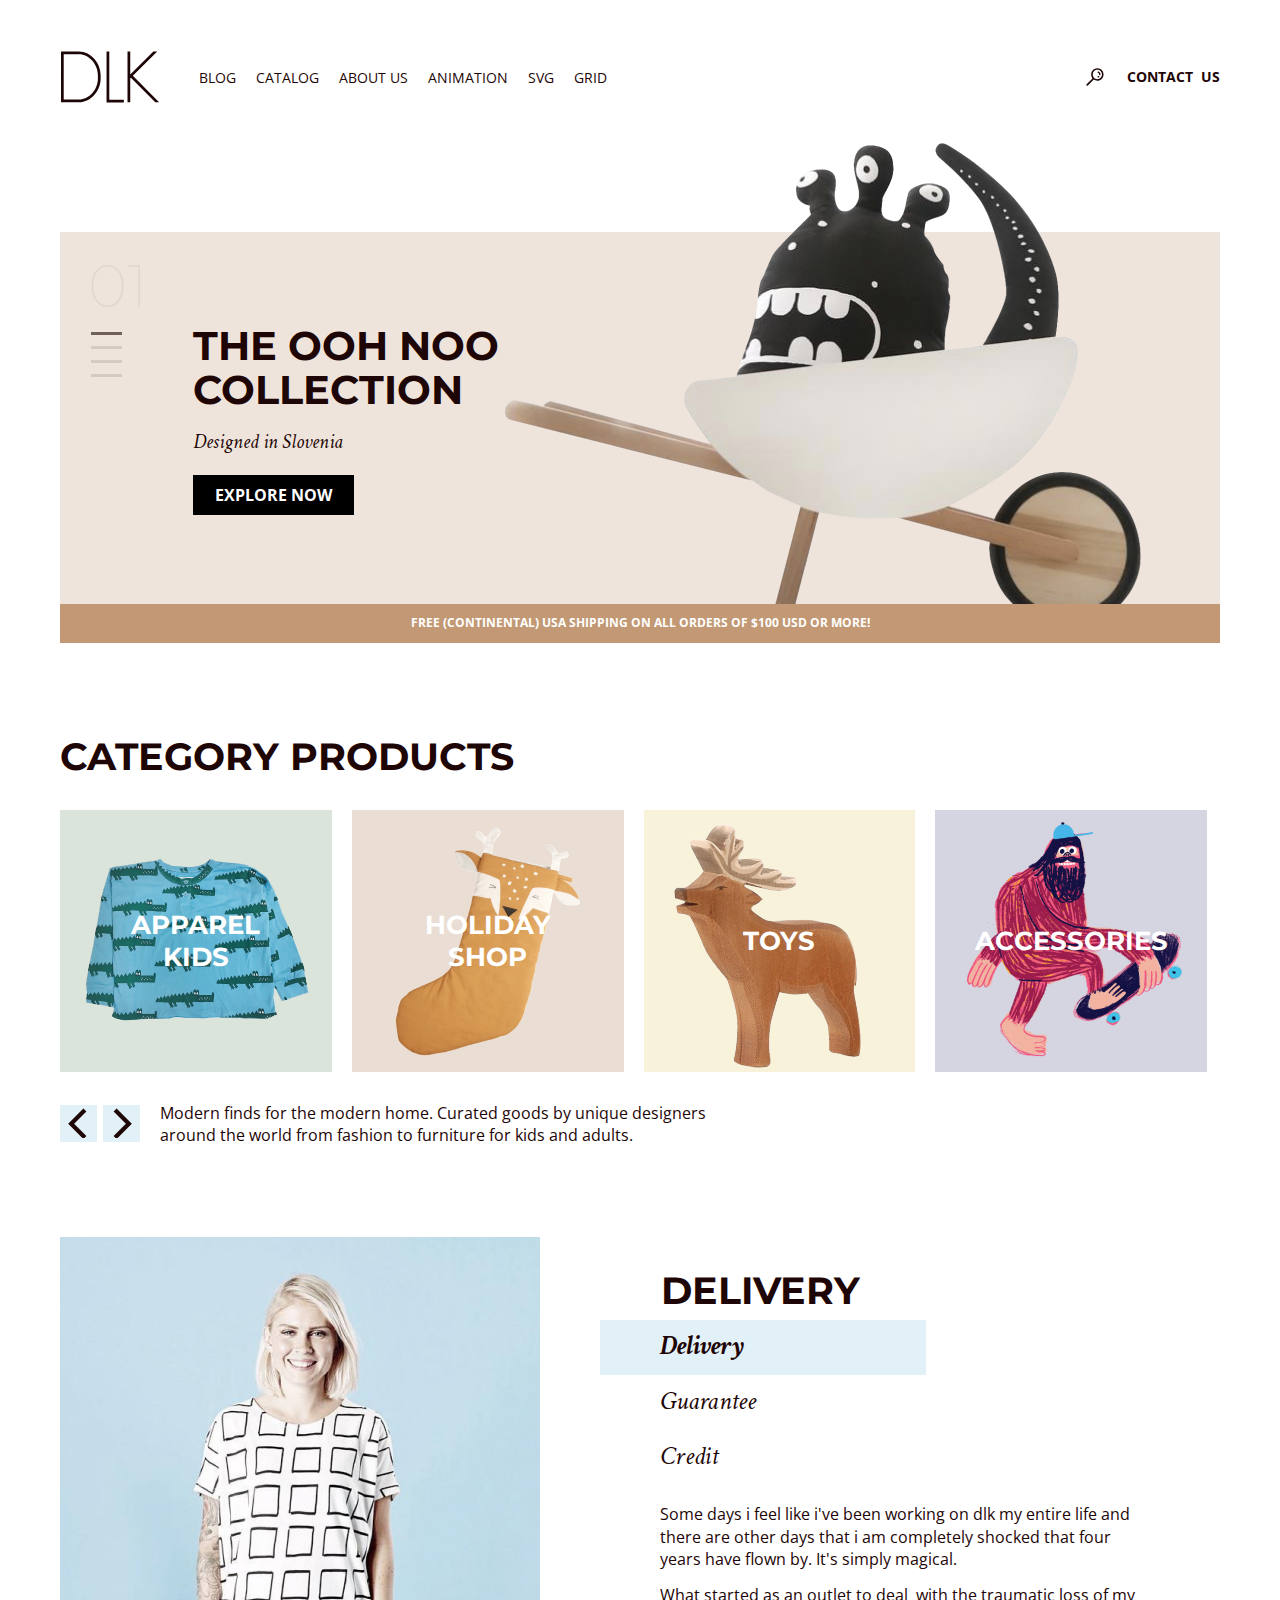
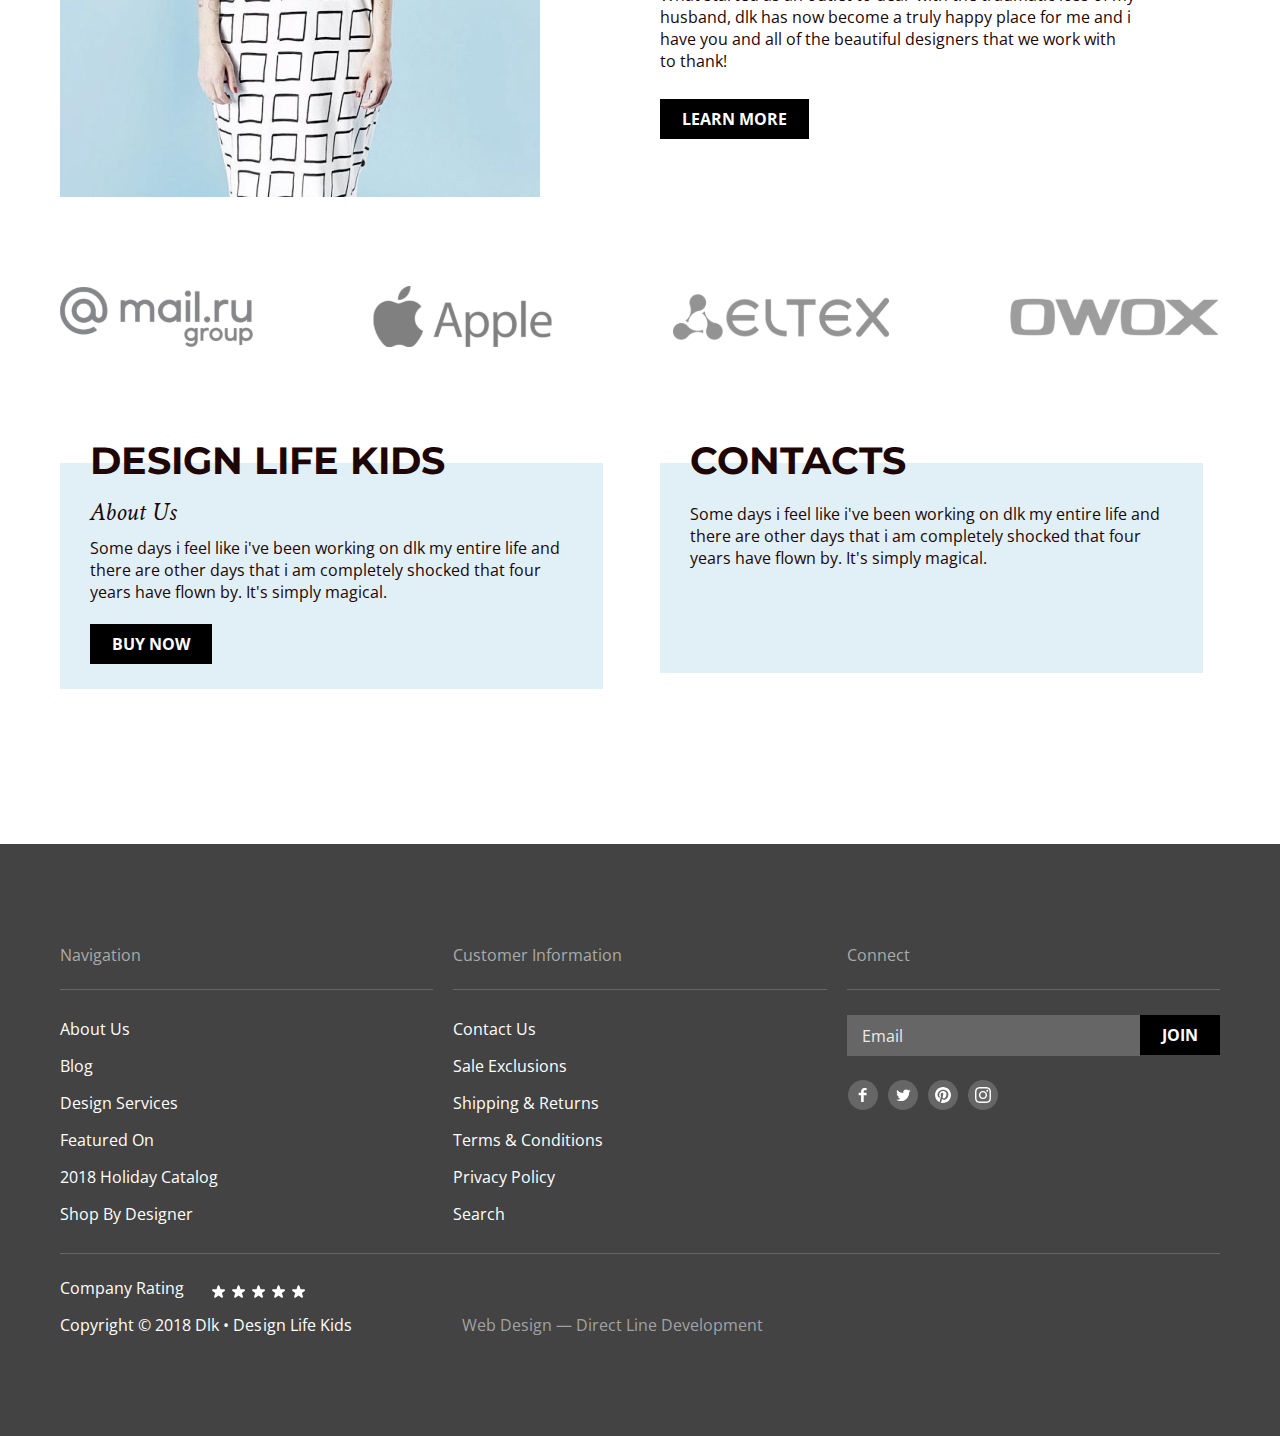
<file: index.html>
<!doctype html>
<html lang="en" class="no-js">
  <head>
    <meta charset="utf-8">
    <meta name="viewport" content="width=device-width">
    <meta name="google" content="notranslate">
    <meta name="format-detection" content="telephone=no">

    <title>DLK - the best online toy store for children and their parents in Russia</title>
    <meta name="description" content="On our website we can buy everything you need for a fun child's game and everything to decorate the nursery. A large assortment. Payment upon receipt. Fast delivery by courier in all regions of the country.">
    <meta name="keywords" content="Online toy store, fast delivery by courier, toy production">

    <script>
      var docElement = document.documentElement;
      docElement.className = docElement.className.replace(/\bno-js\b/, '') + ' js';
    </script>

    

    <link rel="stylesheet" href="css/style.min.css?v=1671805417892">
  </head>
  <body>
    <div class="wrapper">
      <header class="header">
	<div class="container container-header">
			<div class="left-block">
				<div class="logo">
					<a href="./index.html">
						<img class="logo__img" src="./img/image/LOGO.svg" width="100" height="52" alt="logo">
					</a>
				</div>
				<div class="i">
					<button class="button-menu" type="button">Menu</button>
					<button class="button-menu-close" type="button" id="contain">&times;</button>
				</div>
			</div>
			<nav class="nav">
				<ul class="list-header">
					<li class="list-header__item"><a href="./blog.html" class="list-header__link">blog</a></li>
					<li class="list-header__item"><a href="./catalog.html" class="list-header__link">catalog</a></li>
					<li class="list-header__item"><a href="#" class="list-header__link">about us</a></li>
					<li class="list-header__item"><a href="./animation.html" class="list-header__link">animation</a></li>
					<li class="list-header__item"><a href="./svg.html" class="list-header__link">svg</a></li>
					<li class="list-header__item"><a href="./grid.html" class="list-header__link">grid</a></li>
				</ul>
			</nav>
		<div class="list-right">
			<div class="list-right__search">
				<img class="list-right__icon" src="./img/icon/search.svg" width="24" height="24" alt="search-image">
			</div>
			<a href="./contact-us.html" class="list-right__link">contact us</a>
		</div>
	</div>
</header>
<section class="section-menu">
	<h2 class="visuallyhidden">menu mobile</h2>
	<div class="container container-menu">
		<ul class="menu-mobile">
			<li class="menu-mobile__item"><a href="./blog.html" class="menu-mobile__link">blog</a></li>
			<li class="menu-mobile__item"><a href="./catalog.html" class="menu-mobile__link">catalog</a></li>
			<li class="menu-mobile__item"><a href="#" class="menu-mobile__link">about us</a></li>
			<li class="menu-mobile__item"><a href="./animation.html" class="menu-mobile__link">animation</a></li>
			<li class="menu-mobile__item"><a href="./svg.html" class="menu-mobile__link">svg</a></li>
			<li class="menu-mobile__item"><a href="./grid.html" class="menu-mobile__link">grid</a></li>
			<li><a href="./contact-us.html" class="menu-mobile__contact">contact us</a></li>
		</ul>
	</div>
</section>

<script src="js/header.js" defer="defer"></script>



      
      <main class="content">
        <section class="section section-banner">
          <div class="container container-banner">
            <ul class="list-banner" id="banner">
              <li class="list-banner__item list-banner__item-one">
                <form id="control" class="control">
                  <p class="control__number" id="numberjs">01</p>
                  <div class="control__btn">
                    <input class="control__radio" id="radio-1" type="radio" name="changes" data-value="brown" value="1" checked="checked">
                    <label class="control__label" for="radio-1"></label>
                  </div>
                  <div class="control__btn">
                    <input class="control__radio" id="radio-2" type="radio" name="changes" data-value="pink" value="2">
                    <label class="control__label" for="radio-2"></label>
                  </div>
                  <div class="control__btn">
                    <input class="control__radio" id="radio-3" type="radio" name="changes" data-value="green" value="3">
                    <label class="control__label" for="radio-3"></label>
                  </div>
                  <div class="control__btn">
                    <input class="control__radio" id="radio-4" type="radio" name="changes" data-value="red" value="4">
                    <label class="control__label" for="radio-4"></label>
                  </div>
                </form>
              </li>
              <li class="list-banner__item list-banner__item-two">
                <div class="column">
                  <h1 class="column__title" id="title">The ooh noo collection</h1>
                  <p class="column__italic">Designed in Slovenia</p>
                  <button type="button" name="Explore-now" class="button column__button">Explore now</button>

                </div>
              </li>
              <li class="list-banner__item">
                <div class="banner-image">
                    <img class="banner-image__image" src="./img/image/monstr636x461.png" width="636" height="461" alt="a pillow in the form of a monster in a cart">
                </div>
              </li>
            </ul>
          </div>
          <div class="container bottom-text">
            <p class="bottom-text__content">Free (continental) USA shipping on all orders of $100 USD or more!</p>
          </div>
        </section>
        <section class="section section-category">
          <div class="container container-category">
            <h2 class="section-category__title">Category Products</h2>
            <ul class="category">
              <li class="category__cards category__cards-apparel category__cards-apparel-mod category__cards-apparel-size">
	<img class="category__cards-img" src="./img/image/apparel-kids.png" width="244" height="177" alt="APPAREL KIDS">
	<a href="./toys.html" class="category__cards-link category__cards-apparel-link">APPAREL KIDS</a>
</li>


              <li class="category__cards category__cards-holiday category__cards-holiday-mod category__cards-holiday-size">
	<img class="category__cards-img" src="./img/image/holiday-shop.png" width="208" height="244" alt="HOLIDAY SHOP">
	<a href="./toys.html" class="category__cards-link category__cards-holiday-link">HOLIDAY SHOP</a>
</li>


              <li class="category__cards category__cards-toys category__cards-toys-mod category__cards-toys-size">
	<img class="category__cards-img" src="./img/image/toys.png" width="270" height="270" alt="TOYS">
	<a href="./toys.html" class="category__cards-link category__cards-toys-link">TOYS</a>
</li>


              <li class="category__cards category__cards-accessories category__cards-accessories-mod category__cards-accessories-size">
	<img class="category__cards-img" src="./img/image/accessories.png" width="240" height="250" alt="ACCESSORIES">
	<a href="./toys.html" class="category__cards-link category__cards-acc">ACCESSORIES</a>
</li>


              <li class="category__cards category__cards-sale category__cards-sale-mod category__cards-sale-size">
	<img class="category__cards-img" src="./img/image/sale.png" width="248" height="248" alt="SALE">
	<a href="../toys.html" class="category__cards-link category__cards-sale-link">SALE</a>
</li>


							<li class="category__cards category__cards-adults category__cards-adults-mod category__cards-adults-size">
	<img class="category__cards-img" src="./img/image/apparel-adults.png" width="271" height="204" alt="APPAREL ADULTS">
	<a href="./toys.html" class="category__cards-link category__cards-adults-link">APPAREL ADULTS</a>
</li>


              
            </ul>
            <div class="switch">
              <div class="switch__left">
                <button type="button" class="switch__left-arrow"></button>
              </div>
              <div class="switch__right">
                <button type="button" class="switch__right-arrow"></button>
              </div>
              <p class="switch__text">Modern finds for the modern home. Curated goods by unique designers around the world from fashion to furniture for kids and adults.</p>
            </div>
          </div>
        </section>
        <section class="section section-delivery">
          <div class="container container-delivery">
            <div class="section-delivery__image">
              
              <picture>
                <source srcset="./img/image/woman480x559.jpg" type="image/jpg" width="480" height="560" media="(min-width:769px)">
                <source srcset="./img/image/woman258x512.jpg" type="image/jpg" width="258" height="512" media="(min-width:450px)">
                <source srcset="./img/image/woman335x357.jpg" type="image/jpg" width="335" height="357" media="(min-width:375px)">
                <source srcset="./img/image/woman335x357.jpg" type="image/jpg" width="335" height="357" media="(min-width:0px)">
                <img class="section-delivery__image-image" src="./img/image/woman480x559.jpg" width="480" height="560" alt="woman">
              </picture>
            </div>
            <div class="delivery">
              <h2 class="delivery__title">Delivery</h2>
              <div class="delivery__inscription">
                <p class="delivery__inscription-title">Delivery</p>
              </div>
                <p class="delivery__inscription-guarantee">Guarantee</p>
                <p class="delivery__inscription-credit">Credit</p>
                <p class="delivery__inscription-text text-some-days">Some days i feel like i've been working on dlk my entire life and there are other days that i am completely shocked that four years have flown by. It's simply magical.</p>
                <p class="delivery__inscription-text text-what-started">What started as an outlet to deal &nbsp;with the traumatic loss of my husband, dlk has now become a truly happy place for me and i have you and all of the beautiful designers that we work with &nbsp; to thank!</p>
                <a href="../FIRST-SITE/pages/toy-for-kids.html" class="button button-learn-more">Learn more</a>
            </div>
          </div>
        </section>
        <section class="section section-work-with">
          <h2 class="visuallyhidden">work with</h2>
          <h2 class="visuallyhidden">work with</h2>
          <div class="container container-work-with">
            <ul class="list-img">
              <li class="list-img__item list-img__item-mail">
                <a href="./Bootstrap.html">
                  
                  <picture>
                    <source srcset="./img/image/mail-group193x60.svg" type="image/png" width="193" height="60" media="(min-width:965px)">
                    <source srcset="./img/image/mail-group106x33.svg" type="image/png" media="(min-width:376px)">
                    
                    <img src="./img/image/mail-group193x60.svg" width="193" height="60" alt="mail.ru group">
                  </picture>
                </a>
              </li>
              <li class="list-img__item list-img__item-apple">
                <a href="#">
                  
                  <picture>
                    <source srcset="./img/image/apple179x61.svg" type="image/png" width="193" height="60" media="(min-width:965px)">
                    <source srcset="./img/image/apple98x34.svg" type="image/png" width="98" height="34" media="(min-width:376px)">
                    
                    <img src="./img/image/apple179x61.svg" width="179" height="61" alt="apple">
                  </picture>
                </a>
              </li>
              <li class="list-img__item list-img__item-eltex">
                <a href="#">
                  
                  <picture>
                    <source srcset="./img/image/eltex216x46.svg" type="image/png" width="216" height="46" media="(min-width:965px)">
                    <source srcset="./img/image/eltex118x25.svg" type="image/png" media="(min-width:376px)">
                    
                    <img src="./img/image/eltex216x46.svg" width="216" height="46" alt="eltex">
                  </picture>
                </a>
              </li>
              <li class="list-img__item list-img__item-owox">
                <a href="#">
                  
                  <picture>
                    <source srcset="./img/image/owox211x40.svg" type="image/png" width="211" height="40" media="(min-width:965px)">
                    <source srcset="./img/image/owox116x22.svg" type="image/png" media="(min-width:376px)">
                    
                    <img src="./img/image/owox211x40.svg" width="211" height="40" alt="owox">
                  </picture>
                </a> 
              </li>
            </ul>
          </div>
        </section>
        <section class="section section-about">
          <div class="container container-about">
            <div class="preview">
              <div class="preview__content">
                <h2 class="preview__title">Design Life Kids</h2>
                <a href="#" class="preview__link">About Us</a> 
                <p class="preview__text preview__text-buy-now">Some days i feel like i've been working on dlk my entire life and there are other days that i am completely shocked that four years have flown by. It's simply magical.</p>
                <a href="../FIRST-SITE/pages/toy-for-kids.html" class="button preview__button">Buy now</a>
              </div>
            </div>
            <article class="contacts">
              <div class="contacts__content">
                <h2 class="contacts__title">Contacts</h2>
                <p class="contacts__text">Some days i feel like i've been working on dlk my entire life and there are other days that i am completely shocked that four years have flown by. It's simply magical.</p>
                <div class="contacts__map">
                  <iframe class="contacts__map-iframe" title="map" src="https://www.google.com/maps/embed?pb=!1m18!1m12!1m3!1d2372.5510575195844!2d49.28803825162973!3d53.512214679916106!2m3!1f0!2f0!3f0!3m2!1i1024!2i768!4f13.1!3m3!1m2!1s0x416879ed1ada6fbd%3A0x751234490b1ca980!2sDirect%20Line%20Digital!5e0!3m2!1sru!2sru!4v1663870506192!5m2!1sru!2sru" width="483" height="196" style="border:0;" allowfullscreen="" loading="lazy" referrerpolicy="no-referrer-when-downgrade"></iframe>
                </div>
              </div>
            </article>
          </div>
        </section>
      </main>
      <footer class="footer">
  <div class="container container-footer">
    <div class="footer-list">
      <div class="footer-list__item">
        <p class="footer-list__text">Navigation</p>
        <div class="footer-list__line"></div>
        <ul class="column-list">
          <li class="column-list__item"><a href="#" class="column-list__link">About Us</a></li>
          <li class="column-list__item"><a href="#" class="column-list__link">Blog</a></li>
          <li class="column-list__item"><a href="#" class="column-list__link">Design Services</a></li>
          <li class="column-list__item"><a href="#" class="column-list__link">Featured On</a></li>
          <li class="column-list__item"><a href="#" class="column-list__link">2018 Holiday Catalog</a></li>
          <li class="column-list__item"><a href="#" class="column-list__link">Shop By Designer</a></li>
        </ul>
      </div>
      <div class="footer-list__item">
        <p class="footer-list__text">Customer Information</p>
        <div class="footer-list__line"></div>
        <ul class="column-list">
          <li class="column-list__item"><a href="#" class="column-list__link">Contact Us</a></li>
          <li class="column-list__item"><a href="#" class="column-list__link">Sale Exclusions</a></li>
          <li class="column-list__item"><a href="#" class="column-list__link">Shipping & Returns</a></li>
          <li class="column-list__item"><a href="#" class="column-list__link">Terms & Conditions</a></li>
          <li class="column-list__item"><a href="#" class="column-list__link">Privacy Policy</a></li>
          <li class="column-list__item"><a href="#" class="column-list__link">Search</a></li>
        </ul>
      </div>
      <article class="footer-list__item">
        <h2 class="visuallyhidden">Connect</h2>
        <p class="footer-list__text">Connect</p>
        <div class="footer-list__line"></div>
        <form class="form-email" action="#" method="POST">
          <div class="form-email__block">
            <input class="form-email__input" type="text" name="email" placeholder="Email">
            <button type="button" name="Explore-now" class="button form-email__button button">Join</button>

            
          </div>
          </form>
          <div class="social"> 
            <a class="social__img social__img-facebook" href="#"></a>
            <a class="social__img social__img-twitter" href="#"></a>
            <a class="social__img social__img-pinterest" href="#"></a>
            <a class="social__img social__img-instagram" href="#"></a>
          </div>  
      </article>
    </div>
    <div class="line-max-width"></div>
    <div class="footer-bottom">
      <div class="footer-bottom-rating">
        <div class="rating-block">
          <p class="rating-block__txt">Company Rating</p>
          <div class="rating-mini">
            <div class="rating-area">
              <input type="radio" id="star-5" name="rating" value="5">
              <label class="label-rating" for="star-5" title="Оценка «5»"></label>	
              <input type="radio" id="star-4" name="rating" value="4">
              <label class="label-rating" for="star-4" title="Оценка «4»"></label>    
              <input type="radio" id="star-3" name="rating" value="3">
              <label class="label-rating" for="star-3" title="Оценка «3»"></label>  
              <input type="radio" id="star-2" name="rating" value="2">
              <label class="label-rating" for="star-2" title="Оценка «2»"></label>    
              <input type="radio" id="star-1" name="rating" value="1">
              <label class="label-rating" for="star-1" title="Оценка «1»"></label>
            </div> 
          </div>
        </div>
      </div>
      <div class="footer-bottom__block">
        <p class="footer-bottom__copyright copyright">Copyright © 2018 Dlk • Design Life Kids</p>
        <a href="#" class="footer-bottom__web-design">Web Design — Direct Line Development</a>
      </div>
    </div>
  </div>
</footer>

      <audio autoplay loop>
        <source src="./audio/piano.ogg" type="audio/ogg">
        <source src="./audio/piano.mp3" type="audio/mpeg">
      </audio>
      <section class="section-popup">
        <div class="container-popup">
          <h2 class="visuallyhidden">Popup</h2>
          <div class="form-block @@class-mod"> 
	<form class="form" action="https://echo.htmlacademy.ru/" method="post">
		<div class="form__name">
			<label class="form__name-label" for="name">Name</label>
			<input class="form__name-input" type="text" id="name" name="user-name">
		</div>
		<div class="form__tel-email">
			<div class="form__tel">
				<label class="form__tel-label" for="phone">Phone</label>
				<input class="form__tel-input" type="tel" id="phone" name="user-phone">
			</div>
			<div class="form__email">
				<label class="form__email-label" for="email">Email</label>
				<input class="form__email-input" type="email" id="email" name="user-email">
			</div>
		</div>
		<div class="form__mess">
			<label class="form__mess-label" for="message">Message</label>
			<textarea class="form__mess-textarea" id="message" name="user-message"></textarea> 
		</div>
		<div class="form__check">
			<input class="form__check-input" type="checkbox" id="consent" name="consent">
			<label class="form__check-label" for="consent">By clicking on the button, you consent to the processing of your personal data</label>
			<button type="button" name="Explore-now" class="button button-submit">SUBMIT</button>

			<button disabled="disabled" type="button" name="Explore-now" class="button button-disabled">SUBMIT</button>
			
			
			
		</div>
	</form>
</div>
<button class="popup-close" type="button"></button>
        </div>
      </section>
    </div>
    <script src="js/index.js" defer="defer"></script>
    <script src="js/app.js" defer="defer"></script>
  </body>
</html>
</file>
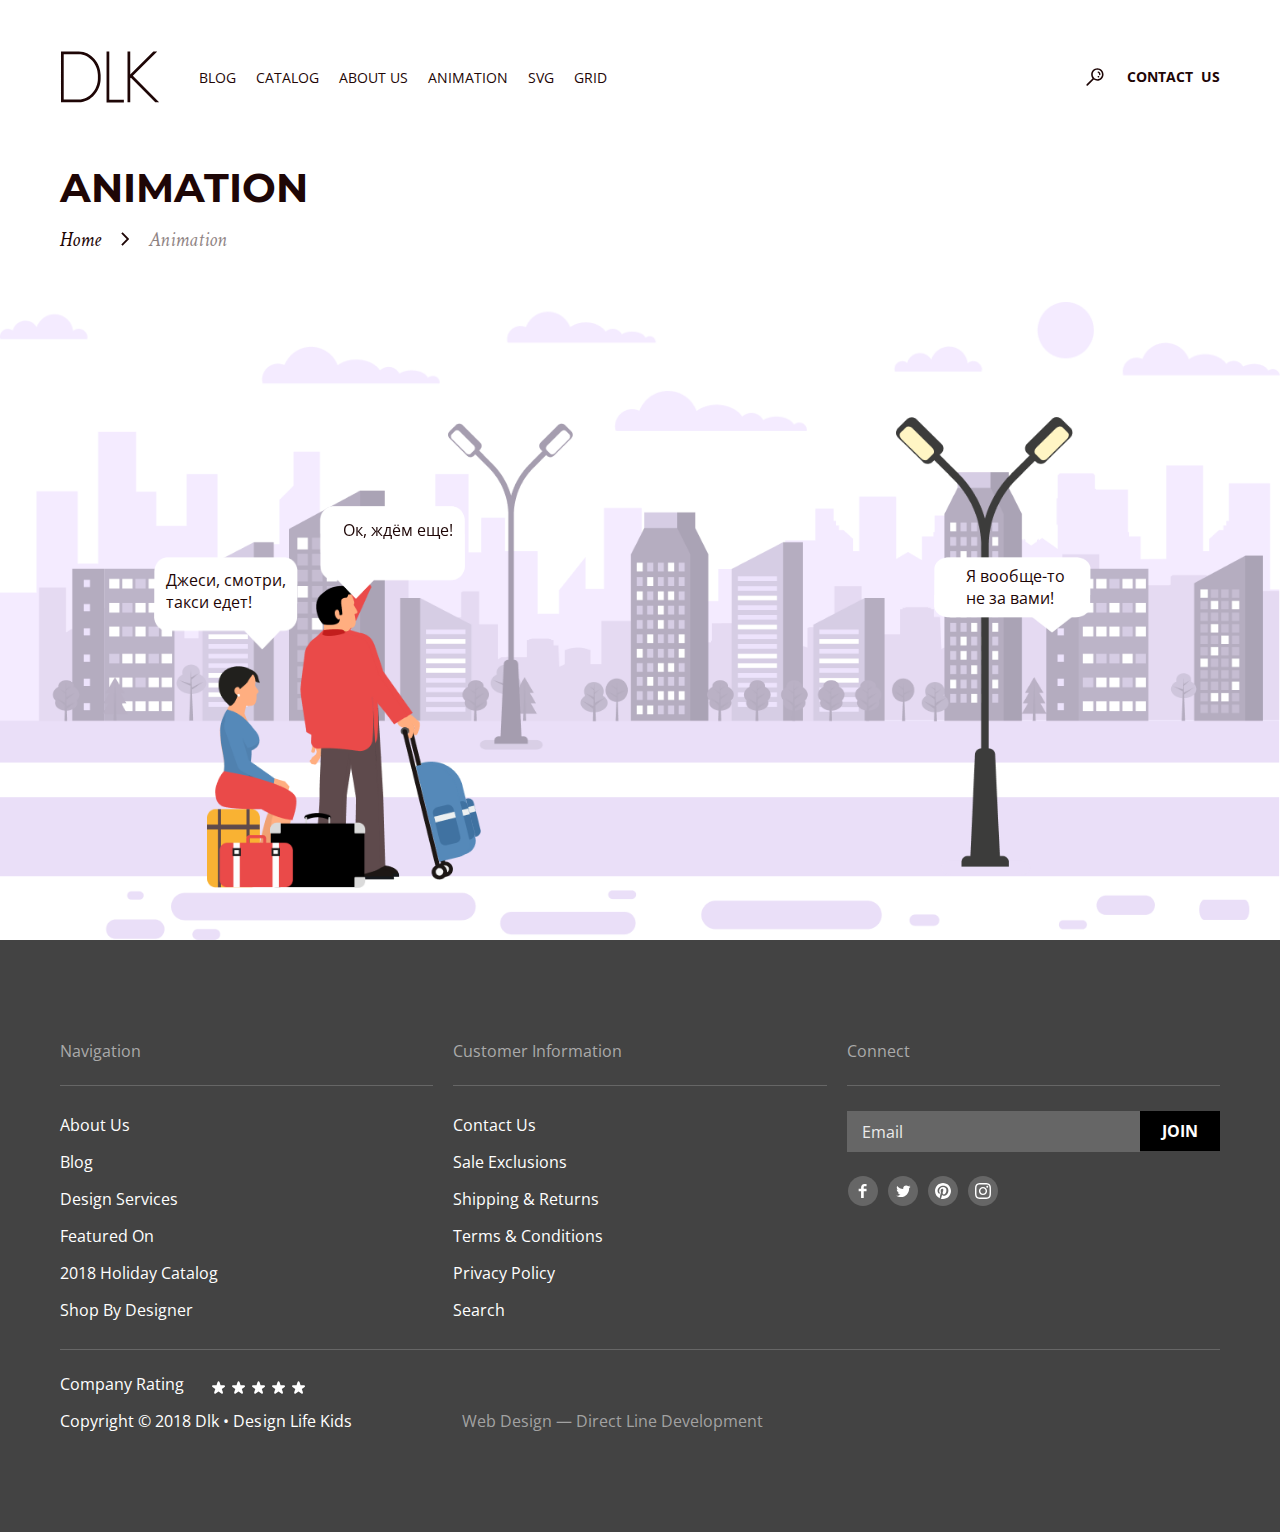
<file: animation.html>
<!DOCTYPE html>
<html lang="en">
		<head>
			<meta charset="utf-8">
			<meta name="viewport" content="width=device-width">
			<meta name="google" content="notranslate">
			<meta name="format-detection" content="telephone=no">

			<title>Animation</title>
			<meta name="description" content="">
			<meta name="keywords" content="">

			<script>
				var docElement = document.documentElement;
				docElement.className = docElement.className.replace(/\bno-js\b/, '') + ' js';
				</script>

			

			<link rel="stylesheet" href="css/style.min.css?v=1671805417892">
		</head>
<body>
	<div class="wrapper">
		<header class="header">
	<div class="container container-header">
			<div class="left-block">
				<div class="logo">
					<a href="./index.html">
						<img class="logo__img" src="./img/image/LOGO.svg" width="100" height="52" alt="logo">
					</a>
				</div>
				<div class="i">
					<button class="button-menu" type="button">Menu</button>
					<button class="button-menu-close" type="button" id="contain">&times;</button>
				</div>
			</div>
			<nav class="nav">
				<ul class="list-header">
					<li class="list-header__item"><a href="./blog.html" class="list-header__link">blog</a></li>
					<li class="list-header__item"><a href="./catalog.html" class="list-header__link">catalog</a></li>
					<li class="list-header__item"><a href="#" class="list-header__link">about us</a></li>
					<li class="list-header__item"><a href="./animation.html" class="list-header__link">animation</a></li>
					<li class="list-header__item"><a href="./svg.html" class="list-header__link">svg</a></li>
					<li class="list-header__item"><a href="./grid.html" class="list-header__link">grid</a></li>
				</ul>
			</nav>
		<div class="list-right">
			<div class="list-right__search">
				<img class="list-right__icon" src="./img/icon/search.svg" width="24" height="24" alt="search-image">
			</div>
			<a href="./contact-us.html" class="list-right__link">contact us</a>
		</div>
	</div>
</header>
<section class="section-menu">
	<h2 class="visuallyhidden">menu mobile</h2>
	<div class="container container-menu">
		<ul class="menu-mobile">
			<li class="menu-mobile__item"><a href="./blog.html" class="menu-mobile__link">blog</a></li>
			<li class="menu-mobile__item"><a href="./catalog.html" class="menu-mobile__link">catalog</a></li>
			<li class="menu-mobile__item"><a href="#" class="menu-mobile__link">about us</a></li>
			<li class="menu-mobile__item"><a href="./animation.html" class="menu-mobile__link">animation</a></li>
			<li class="menu-mobile__item"><a href="./svg.html" class="menu-mobile__link">svg</a></li>
			<li class="menu-mobile__item"><a href="./grid.html" class="menu-mobile__link">grid</a></li>
			<li><a href="./contact-us.html" class="menu-mobile__contact">contact us</a></li>
		</ul>
	</div>
</section>

<script src="js/header.js" defer="defer"></script>



		<main class="content">
			<section class="section section-title-and-breadcrumb"> 
				<div class="container container-title-and-breadcrumb">
					
					<h2 class="title-blog">Animation</h2>
					<ul class="breadcrumb"> 
						<li class="breadcrumb__item"><a class="breadcrumb__link @@class-one" href="./index.html">Home</a></li>
						<li class="breadcrumb__item"><a class="breadcrumb__link @@class-one" href="./animation.html">Animation</a></li>
					</ul>
				</div>
			</section>
			<section class="section section-animation">
				<div class="container-animation">
					<h2 class="visuallyhidden">animation</h2>
					<img class="sky" src="./img/image/image-animation/clouds.png" alt="sky" width="1586" height="141">
					<img class="city" src="./img/image/image-animation/city.png" alt="city" width="1586" height="630">
					<img class="car-one" src="./img/image/image-animation/Car-one.png" alt="car-one" width="250" height="100">
					<img class="car-two" src="./img/image/image-animation/Car-two.png" alt="Car-two" width="204" height="96">
					<img class="car-three" src="./img/image/image-animation/Car-three.png" alt="Car-three" width="246" height="64">
					<img class="car-four" src="./img/image/image-animation/Car-four.png" alt="Car-four" width="268" height="126">
					<img class="taxi" src="./img/image/image-animation/taxi.png" alt="taxi" width="886" height="320">
					<img class="lanterns" src="./img/image/image-animation/Lanterns.png" alt="lanterns" width="150" height="394">
					<img class="lanterns-two" src="./img/image/image-animation/Lantern-two.png" alt="lanterns-two" width="214" height="552">
					<img class="woman" src="./img/image/image-animation/Woman.png" alt="woman" width="192" height="268">
					<div class="woman-text">
						<p class="woman-text__text">Джеси, смотри, такси едет!</p>
						<img class="ff" src="./img/image/image-animation/ff.png" alt="ff" width="160" height="100">
					</div>
					<div class="man">
						<img class="man__two" src="./img/image/image-animation/man-two.png" alt="man" width="204" height="390">
						<img class="man__one" src="./img/image/image-animation/man-one.png" alt="man" width="264" height="350">
					</div>
					<div class="man-text">
						<p class="man-text__text">Эй,такси,такси!</p>
						<img class="ff" src="./img/image/image-animation/ff.png" alt="ff" width="160" height="70">
					</div>
					<div class="man-text-two">
						<p class="man-text__text">Ок, ждём еще!</p>
						<img class="ff" src="./img/image/image-animation/ff.png" alt="ff" width="160" height="70">
					</div>
					<div class="taxi-text">
						<p class="taxi-text__text">Я вообще-то не за вами!</p>
						<img class="ff" src="./img/image/image-animation/ff.png" alt="ff" width="160" height="80">
					</div>
				</div>
			</section>
		</main>
		<footer class="footer">
  <div class="container container-footer">
    <div class="footer-list">
      <div class="footer-list__item">
        <p class="footer-list__text">Navigation</p>
        <div class="footer-list__line"></div>
        <ul class="column-list">
          <li class="column-list__item"><a href="#" class="column-list__link">About Us</a></li>
          <li class="column-list__item"><a href="#" class="column-list__link">Blog</a></li>
          <li class="column-list__item"><a href="#" class="column-list__link">Design Services</a></li>
          <li class="column-list__item"><a href="#" class="column-list__link">Featured On</a></li>
          <li class="column-list__item"><a href="#" class="column-list__link">2018 Holiday Catalog</a></li>
          <li class="column-list__item"><a href="#" class="column-list__link">Shop By Designer</a></li>
        </ul>
      </div>
      <div class="footer-list__item">
        <p class="footer-list__text">Customer Information</p>
        <div class="footer-list__line"></div>
        <ul class="column-list">
          <li class="column-list__item"><a href="#" class="column-list__link">Contact Us</a></li>
          <li class="column-list__item"><a href="#" class="column-list__link">Sale Exclusions</a></li>
          <li class="column-list__item"><a href="#" class="column-list__link">Shipping & Returns</a></li>
          <li class="column-list__item"><a href="#" class="column-list__link">Terms & Conditions</a></li>
          <li class="column-list__item"><a href="#" class="column-list__link">Privacy Policy</a></li>
          <li class="column-list__item"><a href="#" class="column-list__link">Search</a></li>
        </ul>
      </div>
      <article class="footer-list__item">
        <h2 class="visuallyhidden">Connect</h2>
        <p class="footer-list__text">Connect</p>
        <div class="footer-list__line"></div>
        <form class="form-email" action="#" method="POST">
          <div class="form-email__block">
            <input class="form-email__input" type="text" name="email" placeholder="Email">
            <button type="button" name="Explore-now" class="button form-email__button button">Join</button>

            
          </div>
          </form>
          <div class="social"> 
            <a class="social__img social__img-facebook" href="#"></a>
            <a class="social__img social__img-twitter" href="#"></a>
            <a class="social__img social__img-pinterest" href="#"></a>
            <a class="social__img social__img-instagram" href="#"></a>
          </div>  
      </article>
    </div>
    <div class="line-max-width"></div>
    <div class="footer-bottom">
      <div class="footer-bottom-rating">
        <div class="rating-block">
          <p class="rating-block__txt">Company Rating</p>
          <div class="rating-mini">
            <div class="rating-area">
              <input type="radio" id="star-5" name="rating" value="5">
              <label class="label-rating" for="star-5" title="Оценка «5»"></label>	
              <input type="radio" id="star-4" name="rating" value="4">
              <label class="label-rating" for="star-4" title="Оценка «4»"></label>    
              <input type="radio" id="star-3" name="rating" value="3">
              <label class="label-rating" for="star-3" title="Оценка «3»"></label>  
              <input type="radio" id="star-2" name="rating" value="2">
              <label class="label-rating" for="star-2" title="Оценка «2»"></label>    
              <input type="radio" id="star-1" name="rating" value="1">
              <label class="label-rating" for="star-1" title="Оценка «1»"></label>
            </div> 
          </div>
        </div>
      </div>
      <div class="footer-bottom__block">
        <p class="footer-bottom__copyright copyright">Copyright © 2018 Dlk • Design Life Kids</p>
        <a href="#" class="footer-bottom__web-design">Web Design — Direct Line Development</a>
      </div>
    </div>
  </div>
</footer>

		<audio autoplay loop>
			<source src="./audio/piano.ogg" type="audio/ogg">
			<source src="./audio/piano.mp3" type="audio/mpeg">
		</audio>
	</div>
</body>
</html>
</file>
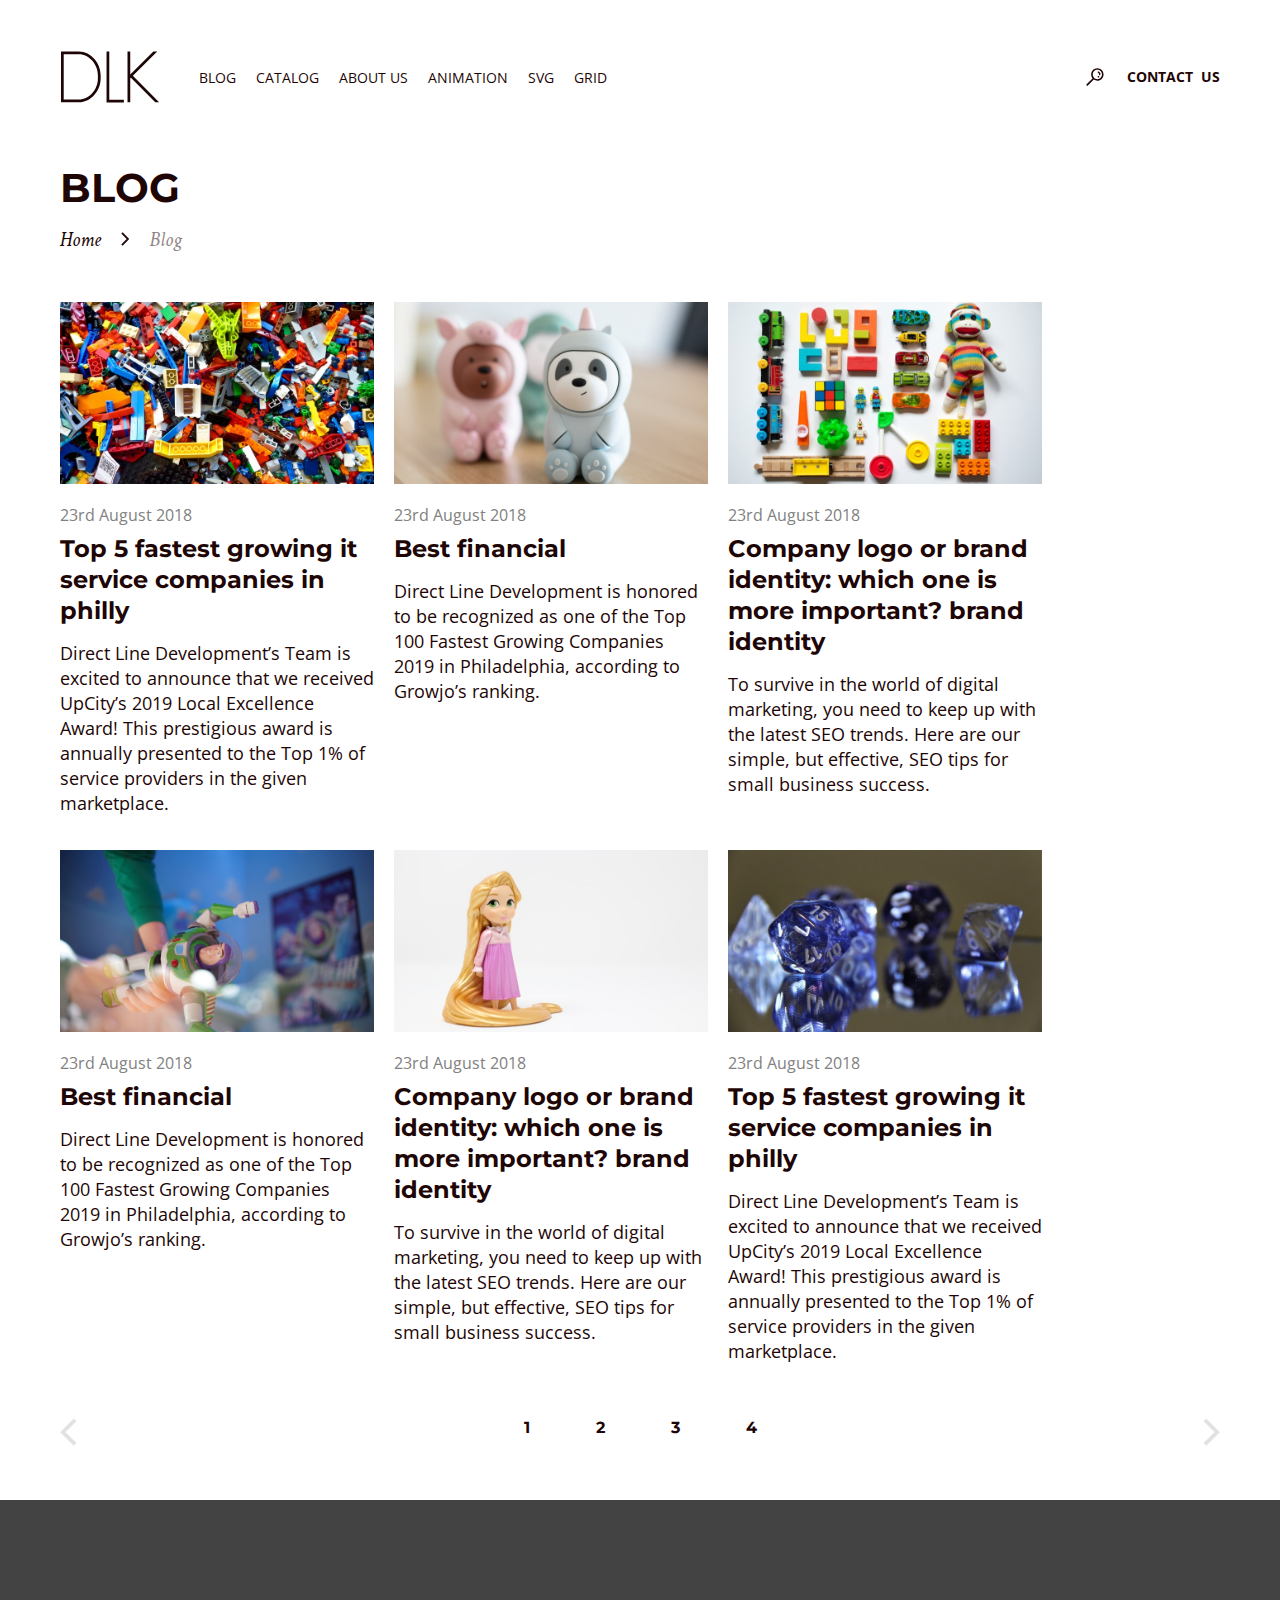
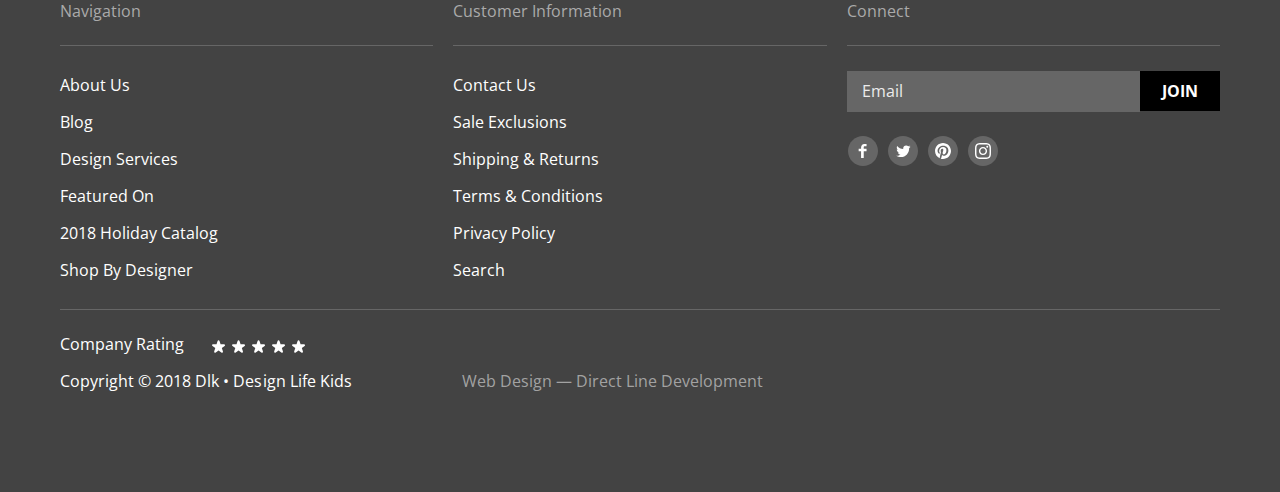
<file: blog.html>
<!DOCTYPE html>
<html lang="en">
		<head>
			<meta charset="utf-8">
			<meta name="viewport" content="width=device-width">
			<meta name="google" content="notranslate">
			<meta name="format-detection" content="telephone=no">
	  
			<title>Blog</title>
			<meta name="description" content="">
			<meta name="keywords" content="">
	  
			<script>
			  var docElement = document.documentElement;
			  docElement.className = docElement.className.replace(/\bno-js\b/, '') + ' js';
			</script>
	  
			
	  
			<link rel="stylesheet" href="css/style.min.css?v=1671805417892">
		 </head>
<body>
	<div class="wrapper">
		<header class="header">
	<div class="container container-header">
			<div class="left-block">
				<div class="logo">
					<a href="./index.html">
						<img class="logo__img" src="./img/image/LOGO.svg" width="100" height="52" alt="logo">
					</a>
				</div>
				<div class="i">
					<button class="button-menu" type="button">Menu</button>
					<button class="button-menu-close" type="button" id="contain">&times;</button>
				</div>
			</div>
			<nav class="nav">
				<ul class="list-header">
					<li class="list-header__item"><a href="./blog.html" class="list-header__link">blog</a></li>
					<li class="list-header__item"><a href="./catalog.html" class="list-header__link">catalog</a></li>
					<li class="list-header__item"><a href="#" class="list-header__link">about us</a></li>
					<li class="list-header__item"><a href="./animation.html" class="list-header__link">animation</a></li>
					<li class="list-header__item"><a href="./svg.html" class="list-header__link">svg</a></li>
					<li class="list-header__item"><a href="./grid.html" class="list-header__link">grid</a></li>
				</ul>
			</nav>
		<div class="list-right">
			<div class="list-right__search">
				<img class="list-right__icon" src="./img/icon/search.svg" width="24" height="24" alt="search-image">
			</div>
			<a href="./contact-us.html" class="list-right__link">contact us</a>
		</div>
	</div>
</header>
<section class="section-menu">
	<h2 class="visuallyhidden">menu mobile</h2>
	<div class="container container-menu">
		<ul class="menu-mobile">
			<li class="menu-mobile__item"><a href="./blog.html" class="menu-mobile__link">blog</a></li>
			<li class="menu-mobile__item"><a href="./catalog.html" class="menu-mobile__link">catalog</a></li>
			<li class="menu-mobile__item"><a href="#" class="menu-mobile__link">about us</a></li>
			<li class="menu-mobile__item"><a href="./animation.html" class="menu-mobile__link">animation</a></li>
			<li class="menu-mobile__item"><a href="./svg.html" class="menu-mobile__link">svg</a></li>
			<li class="menu-mobile__item"><a href="./grid.html" class="menu-mobile__link">grid</a></li>
			<li><a href="./contact-us.html" class="menu-mobile__contact">contact us</a></li>
		</ul>
	</div>
</section>

<script src="js/header.js" defer="defer"></script>



		<main class="content">
			<section class="section section-title-and-breadcrumb"> 
				<div class="container container-title-and-breadcrumb">
					<h2 class="title-blog">Blog</h2>
					<ul class="breadcrumb"> 
						<li class="breadcrumb__item"><a class="breadcrumb__link @@class-one" href="./index.html">Home</a></li>
						<li class="breadcrumb__item"><a class="breadcrumb__link @@class-one" href="./blog.html">Blog</a></li>
					</ul>
				</div>
			</section>
			<section class="section section-content">
				<h2 class="visuallyhidden">content</h2>
				<div class="container container-content">
					<ul class="cards-list">
						<li class="cards-list__item @@class-mod">
	<a class="link-transform" href="#">
		<img class="cards-list__img" src="././img/image/tale1.jpg" alt="Top 5 fastest growing it service companies in philly" width="380" height="220">
	</a>
	<p class="cards-list__date">23rd August 2018</p>
	<p class="link-transform"><a href="#" class="cards-list__title">Top 5 fastest growing it service companies in philly</a></p>
	<p class="cards-list__text">Direct Line Development’s Team is excited to announce that we received UpCity’s 2019 Local Excellence Award! This prestigious award is annually presented to the Top 1% of service providers in the given marketplace.</p>
</li>
						<li class="cards-list__item @@class-mod">
	<a class="link-transform" href="#">
		<img class="cards-list__img" src="././img/image/tale2.jpg" alt="Best financial" width="380" height="220">
	</a>
	<p class="cards-list__date">23rd August 2018</p>
	<p class="link-transform"><a href="#" class="cards-list__title">Best financial</a></p>
	<p class="cards-list__text">Direct Line Development is honored to be recognized as one of the Top 100 Fastest Growing Companies 2019 in Philadelphia, according to Growjo’s ranking.</p>
</li>
						<li class="cards-list__item @@class-mod">
	<a class="link-transform" href="#">
		<img class="cards-list__img" src="././img/image/tale3.jpg" alt="Company logo or brand identity: which one is more important? brand identity" width="380" height="220">
	</a>
	<p class="cards-list__date">23rd August 2018</p>
	<p class="link-transform"><a href="#" class="cards-list__title">Company logo or brand identity: which one is more important? brand identity</a></p>
	<p class="cards-list__text">To survive in the world of digital marketing, you need to keep up with the latest SEO trends. Here are our simple, but effective, SEO tips for small business success.</p>
</li>
						<li class="cards-list__item @@class-mod">
	<a class="link-transform" href="#">
		<img class="cards-list__img" src="././img/image/tale4.jpg" alt="Best financial" width="380" height="220">
	</a>
	<p class="cards-list__date">23rd August 2018</p>
	<p class="link-transform"><a href="#" class="cards-list__title">Best financial</a></p>
	<p class="cards-list__text">Direct Line Development is honored to be recognized as one of the Top 100 Fastest Growing Companies 2019 in Philadelphia, according to Growjo’s ranking.</p>
</li>
						<li class="cards-list__item @@class-mod">
	<a class="link-transform" href="#">
		<img class="cards-list__img" src="././img/image/tale5.jpg" alt="Company logo or brand identity: which one is more important? brand identity" width="380" height="220">
	</a>
	<p class="cards-list__date">23rd August 2018</p>
	<p class="link-transform"><a href="#" class="cards-list__title">Company logo or brand identity: which one is more important? brand identity</a></p>
	<p class="cards-list__text">To survive in the world of digital marketing, you need to keep up with the latest SEO trends. Here are our simple, but effective, SEO tips for small business success.</p>
</li>
						<li class="cards-list__item @@class-mod">
	<a class="link-transform" href="#">
		<img class="cards-list__img" src="././img/image/tale6.jpg" alt="Top 5 fastest growing it service companies in philly" width="380" height="220">
	</a>
	<p class="cards-list__date">23rd August 2018</p>
	<p class="link-transform"><a href="#" class="cards-list__title">Top 5 fastest growing it service companies in philly</a></p>
	<p class="cards-list__text">Direct Line Development’s Team is excited to announce that we received UpCity’s 2019 Local Excellence Award! This prestigious award is annually presented to the Top 1% of service providers in the given marketplace.</p>
</li>
					</ul>
					<div class="switches">
	<button class="arrow arrow-left" type="button"></button>
	<ul class="list-pages">
		<li class="list-pages__item"><button class="list-pages__button" type="button">1</button></li>
		<li class="list-pages__item"><button class="list-pages__button" type="button">2</button></li>
		<li class="list-pages__item"><button class="list-pages__button" type="button">3</button></li>
		<li class="list-pages__item"><button class="list-pages__button" type="button">4</button></li>
	</ul>
	<button class="arrow arrow-right" type="button"></button>
</div>
</div>
			</section>
		</main>
		<footer class="footer">
  <div class="container container-footer">
    <div class="footer-list">
      <div class="footer-list__item">
        <p class="footer-list__text">Navigation</p>
        <div class="footer-list__line"></div>
        <ul class="column-list">
          <li class="column-list__item"><a href="#" class="column-list__link">About Us</a></li>
          <li class="column-list__item"><a href="#" class="column-list__link">Blog</a></li>
          <li class="column-list__item"><a href="#" class="column-list__link">Design Services</a></li>
          <li class="column-list__item"><a href="#" class="column-list__link">Featured On</a></li>
          <li class="column-list__item"><a href="#" class="column-list__link">2018 Holiday Catalog</a></li>
          <li class="column-list__item"><a href="#" class="column-list__link">Shop By Designer</a></li>
        </ul>
      </div>
      <div class="footer-list__item">
        <p class="footer-list__text">Customer Information</p>
        <div class="footer-list__line"></div>
        <ul class="column-list">
          <li class="column-list__item"><a href="#" class="column-list__link">Contact Us</a></li>
          <li class="column-list__item"><a href="#" class="column-list__link">Sale Exclusions</a></li>
          <li class="column-list__item"><a href="#" class="column-list__link">Shipping & Returns</a></li>
          <li class="column-list__item"><a href="#" class="column-list__link">Terms & Conditions</a></li>
          <li class="column-list__item"><a href="#" class="column-list__link">Privacy Policy</a></li>
          <li class="column-list__item"><a href="#" class="column-list__link">Search</a></li>
        </ul>
      </div>
      <article class="footer-list__item">
        <h2 class="visuallyhidden">Connect</h2>
        <p class="footer-list__text">Connect</p>
        <div class="footer-list__line"></div>
        <form class="form-email" action="#" method="POST">
          <div class="form-email__block">
            <input class="form-email__input" type="text" name="email" placeholder="Email">
            <button type="button" name="Explore-now" class="button form-email__button button">Join</button>

            
          </div>
          </form>
          <div class="social"> 
            <a class="social__img social__img-facebook" href="#"></a>
            <a class="social__img social__img-twitter" href="#"></a>
            <a class="social__img social__img-pinterest" href="#"></a>
            <a class="social__img social__img-instagram" href="#"></a>
          </div>  
      </article>
    </div>
    <div class="line-max-width"></div>
    <div class="footer-bottom">
      <div class="footer-bottom-rating">
        <div class="rating-block">
          <p class="rating-block__txt">Company Rating</p>
          <div class="rating-mini">
            <div class="rating-area">
              <input type="radio" id="star-5" name="rating" value="5">
              <label class="label-rating" for="star-5" title="Оценка «5»"></label>	
              <input type="radio" id="star-4" name="rating" value="4">
              <label class="label-rating" for="star-4" title="Оценка «4»"></label>    
              <input type="radio" id="star-3" name="rating" value="3">
              <label class="label-rating" for="star-3" title="Оценка «3»"></label>  
              <input type="radio" id="star-2" name="rating" value="2">
              <label class="label-rating" for="star-2" title="Оценка «2»"></label>    
              <input type="radio" id="star-1" name="rating" value="1">
              <label class="label-rating" for="star-1" title="Оценка «1»"></label>
            </div> 
          </div>
        </div>
      </div>
      <div class="footer-bottom__block">
        <p class="footer-bottom__copyright copyright">Copyright © 2018 Dlk • Design Life Kids</p>
        <a href="#" class="footer-bottom__web-design">Web Design — Direct Line Development</a>
      </div>
    </div>
  </div>
</footer>

		<audio autoplay loop>
			<source src="./audio/piano.ogg" type="audio/ogg">
			<source src="./audio/piano.mp3" type="audio/mpeg">
		</audio>
	</div>
</body>
</html>
</file>
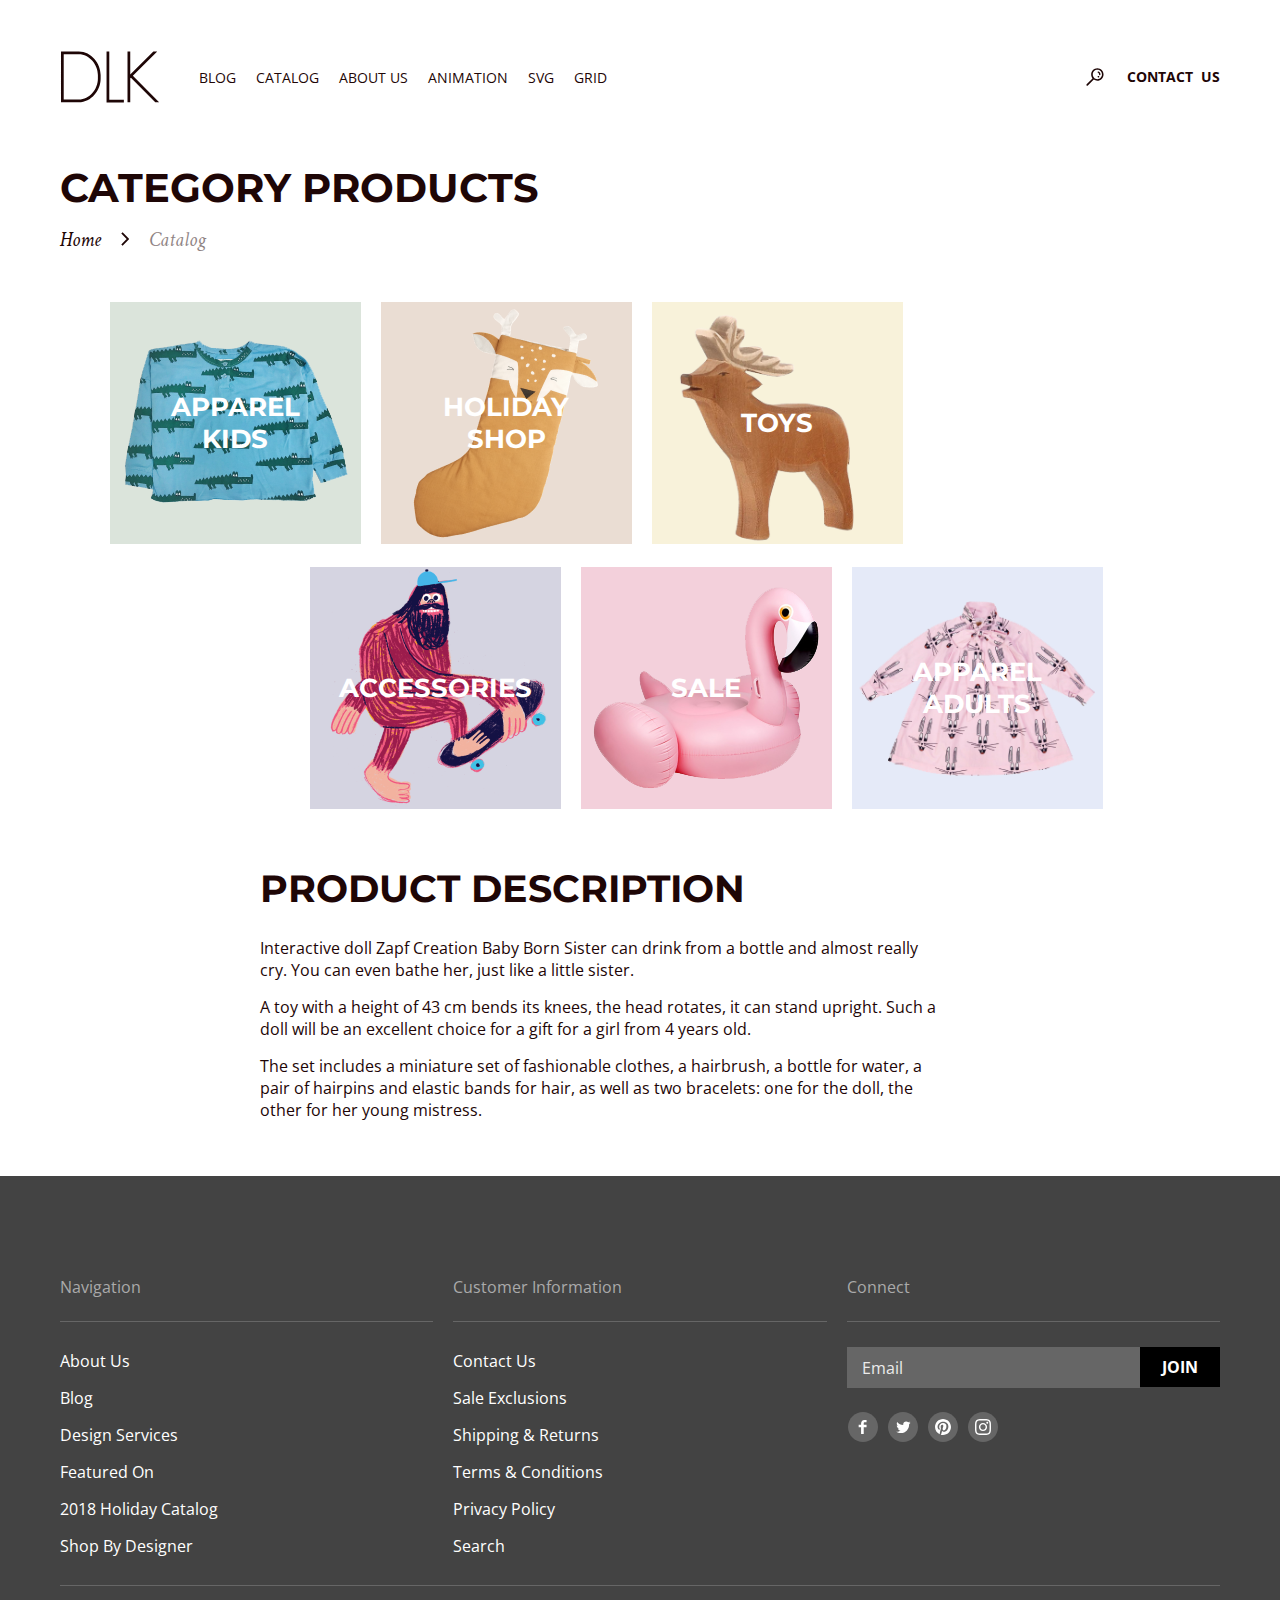
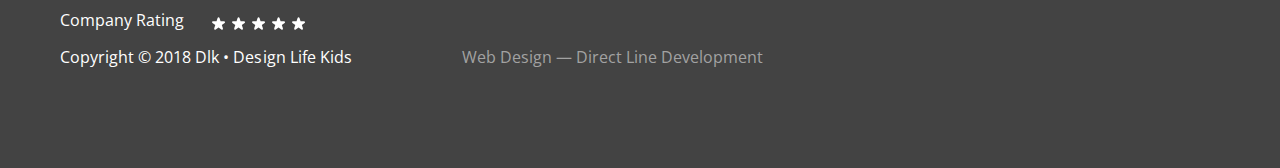
<file: catalog.html>
<!DOCTYPE html>
<html lang="en">
	<head>
		<meta charset="utf-8">
		<meta name="viewport" content="width=device-width">
		<meta name="google" content="notranslate">
		<meta name="format-detection" content="telephone=no">
  
		<title>Catalog</title>
		<meta name="description" content="">
		<meta name="keywords" content="">
  
		<script>
		  var docElement = document.documentElement;
		  docElement.className = docElement.className.replace(/\bno-js\b/, '') + ' js';
		</script>
  
		
  
		<link rel="stylesheet" href="css/style.min.css?v=1671805417892">
	 </head>
<body>
	<div class="wrapper">
		<header class="header">
	<div class="container container-header">
			<div class="left-block">
				<div class="logo">
					<a href="./index.html">
						<img class="logo__img" src="./img/image/LOGO.svg" width="100" height="52" alt="logo">
					</a>
				</div>
				<div class="i">
					<button class="button-menu" type="button">Menu</button>
					<button class="button-menu-close" type="button" id="contain">&times;</button>
				</div>
			</div>
			<nav class="nav">
				<ul class="list-header">
					<li class="list-header__item"><a href="./blog.html" class="list-header__link">blog</a></li>
					<li class="list-header__item"><a href="./catalog.html" class="list-header__link">catalog</a></li>
					<li class="list-header__item"><a href="#" class="list-header__link">about us</a></li>
					<li class="list-header__item"><a href="./animation.html" class="list-header__link">animation</a></li>
					<li class="list-header__item"><a href="./svg.html" class="list-header__link">svg</a></li>
					<li class="list-header__item"><a href="./grid.html" class="list-header__link">grid</a></li>
				</ul>
			</nav>
		<div class="list-right">
			<div class="list-right__search">
				<img class="list-right__icon" src="./img/icon/search.svg" width="24" height="24" alt="search-image">
			</div>
			<a href="./contact-us.html" class="list-right__link">contact us</a>
		</div>
	</div>
</header>
<section class="section-menu">
	<h2 class="visuallyhidden">menu mobile</h2>
	<div class="container container-menu">
		<ul class="menu-mobile">
			<li class="menu-mobile__item"><a href="./blog.html" class="menu-mobile__link">blog</a></li>
			<li class="menu-mobile__item"><a href="./catalog.html" class="menu-mobile__link">catalog</a></li>
			<li class="menu-mobile__item"><a href="#" class="menu-mobile__link">about us</a></li>
			<li class="menu-mobile__item"><a href="./animation.html" class="menu-mobile__link">animation</a></li>
			<li class="menu-mobile__item"><a href="./svg.html" class="menu-mobile__link">svg</a></li>
			<li class="menu-mobile__item"><a href="./grid.html" class="menu-mobile__link">grid</a></li>
			<li><a href="./contact-us.html" class="menu-mobile__contact">contact us</a></li>
		</ul>
	</div>
</section>

<script src="js/header.js" defer="defer"></script>



		<main class="content">
			<section class="section section-title-and-breadcrumb"> 
				<div class="container container-title-and-breadcrumb">
					<h2 class="title-category">Category Products</h2>
					<ul class="breadcrumb">
						<li class="breadcrumb__item"><a class="breadcrumb__link @@class-one" href="./index.html">Home</a></li>
						<li class="breadcrumb__item"><a class="breadcrumb__link @@class-one" href="./catalog.html">Catalog</a></li>
					</ul>
				</div>
			</section>
			<section class="section section-catalog">
				<div class="container container-catalog">
						<h2 class="visuallyhidden">Category-list</h2>
						<h2 class="visuallyhidden">Category-list</h2>
						<ul class="category category-catalog">
							<li class="category__cards category__cards-apparel category__cards-apparel-mod category__cards-catalog">
	<img class="category__cards-img" src="./img/image/apparel-kids.png" width="244" height="177" alt="APPAREL KIDS">
	<a href="./toys.html" class="category__cards-link category__cards-apparel-link">APPAREL KIDS</a>
</li>


							<li class="category__cards category__cards-holiday category__cards-holiday-mod category__cards-catalog">
	<img class="category__cards-img" src="./img/image/holiday-shop.png" width="208" height="244" alt="HOLIDAY SHOP">
	<a href="./toys.html" class="category__cards-link category__cards-holiday-link">HOLIDAY SHOP</a>
</li>


							<li class="category__cards category__cards-toys category__cards-toys-mod category__cards-catalog">
	<img class="category__cards-img" src="./img/image/toys.png" width="270" height="270" alt="TOYS">
	<a href="./toys.html" class="category__cards-link category__cards-toys-link">TOYS</a>
</li>


							<li class="category__cards category__cards-accessories cards-indent category__cards-catalog">
	<img class="category__cards-img" src="./img/image/accessories.png" width="240" height="250" alt="ACCESSORIES">
	<a href="./toys.html" class="category__cards-link category__cards-acc">ACCESSORIES</a>
</li>


							<li class="category__cards category__cards-sale category__cards-sale-mod category__cards-catalog">
	<img class="category__cards-img" src="./img/image/sale.png" width="248" height="248" alt="SALE">
	<a href="./toys.html" class="category__cards-link category__cards-sale-link">SALE</a>
</li>


							<li class="category__cards category__cards-adults category__cards-adults-mod category__cards-catalog">
	<img class="category__cards-img" src="./img/image/apparel-adults.png" width="271" height="204" alt="APPAREL ADULTS">
	<a href="./toys.html" class="category__cards-link category__cards-adults-link">APPAREL ADULTS</a>
</li>


						</ul>
				</div>
			</section>
			<section class="section section-text">
				<div class="container container-description">
					<h2 class="title-description">Product Description</h2>
					<p class="description">Interactive doll Zapf Creation Baby Born Sister can drink from a bottle and almost really cry. You can even bathe her, just like a little sister.</p>
					<p class="description">A toy with a height of 43 cm bends its knees, the head rotates, it can stand upright. Such a doll will be an excellent choice for a gift for a girl from 4 years old.</p>
					<p class="description">The set includes a miniature set of fashionable clothes, a hairbrush, a bottle for water, a pair of hairpins and elastic bands for hair, as well as two bracelets: one for the doll, the other for her young mistress.</p>
				</div>
			</section>
		</main>
		<footer class="footer">
  <div class="container container-footer">
    <div class="footer-list">
      <div class="footer-list__item">
        <p class="footer-list__text">Navigation</p>
        <div class="footer-list__line"></div>
        <ul class="column-list">
          <li class="column-list__item"><a href="#" class="column-list__link">About Us</a></li>
          <li class="column-list__item"><a href="#" class="column-list__link">Blog</a></li>
          <li class="column-list__item"><a href="#" class="column-list__link">Design Services</a></li>
          <li class="column-list__item"><a href="#" class="column-list__link">Featured On</a></li>
          <li class="column-list__item"><a href="#" class="column-list__link">2018 Holiday Catalog</a></li>
          <li class="column-list__item"><a href="#" class="column-list__link">Shop By Designer</a></li>
        </ul>
      </div>
      <div class="footer-list__item">
        <p class="footer-list__text">Customer Information</p>
        <div class="footer-list__line"></div>
        <ul class="column-list">
          <li class="column-list__item"><a href="#" class="column-list__link">Contact Us</a></li>
          <li class="column-list__item"><a href="#" class="column-list__link">Sale Exclusions</a></li>
          <li class="column-list__item"><a href="#" class="column-list__link">Shipping & Returns</a></li>
          <li class="column-list__item"><a href="#" class="column-list__link">Terms & Conditions</a></li>
          <li class="column-list__item"><a href="#" class="column-list__link">Privacy Policy</a></li>
          <li class="column-list__item"><a href="#" class="column-list__link">Search</a></li>
        </ul>
      </div>
      <article class="footer-list__item">
        <h2 class="visuallyhidden">Connect</h2>
        <p class="footer-list__text">Connect</p>
        <div class="footer-list__line"></div>
        <form class="form-email" action="#" method="POST">
          <div class="form-email__block">
            <input class="form-email__input" type="text" name="email" placeholder="Email">
            <button type="button" name="Explore-now" class="button form-email__button button">Join</button>

            
          </div>
          </form>
          <div class="social"> 
            <a class="social__img social__img-facebook" href="#"></a>
            <a class="social__img social__img-twitter" href="#"></a>
            <a class="social__img social__img-pinterest" href="#"></a>
            <a class="social__img social__img-instagram" href="#"></a>
          </div>  
      </article>
    </div>
    <div class="line-max-width"></div>
    <div class="footer-bottom">
      <div class="footer-bottom-rating">
        <div class="rating-block">
          <p class="rating-block__txt">Company Rating</p>
          <div class="rating-mini">
            <div class="rating-area">
              <input type="radio" id="star-5" name="rating" value="5">
              <label class="label-rating" for="star-5" title="Оценка «5»"></label>	
              <input type="radio" id="star-4" name="rating" value="4">
              <label class="label-rating" for="star-4" title="Оценка «4»"></label>    
              <input type="radio" id="star-3" name="rating" value="3">
              <label class="label-rating" for="star-3" title="Оценка «3»"></label>  
              <input type="radio" id="star-2" name="rating" value="2">
              <label class="label-rating" for="star-2" title="Оценка «2»"></label>    
              <input type="radio" id="star-1" name="rating" value="1">
              <label class="label-rating" for="star-1" title="Оценка «1»"></label>
            </div> 
          </div>
        </div>
      </div>
      <div class="footer-bottom__block">
        <p class="footer-bottom__copyright copyright">Copyright © 2018 Dlk • Design Life Kids</p>
        <a href="#" class="footer-bottom__web-design">Web Design — Direct Line Development</a>
      </div>
    </div>
  </div>
</footer>

		<audio autoplay loop>
			<source src="./audio/piano.ogg" type="audio/ogg">
			<source src="./audio/piano.mp3" type="audio/mpeg">
		</audio>
	</div>
</body>
</html>
</file>
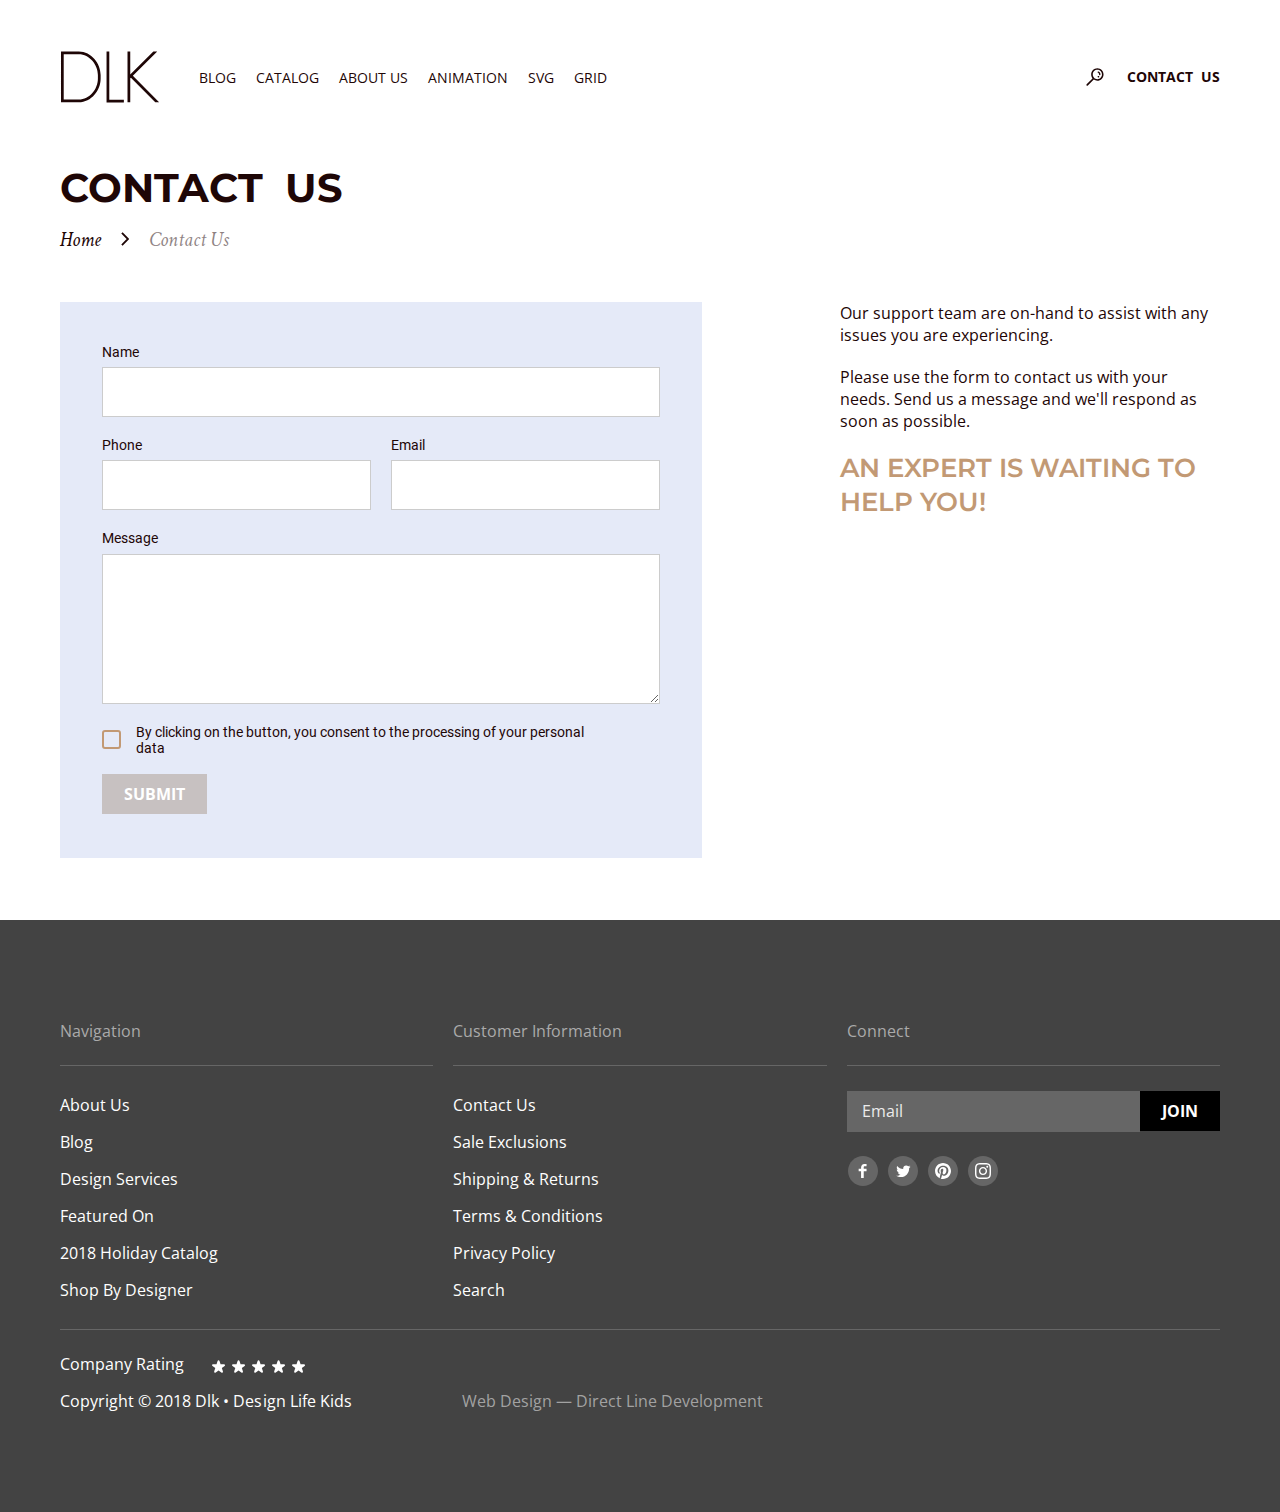
<file: contact-us.html>
<!DOCTYPE html>
<html lang="en">
	<head>
		<meta charset="utf-8">
		<meta name="viewport" content="width=device-width">
		<meta name="google" content="notranslate">
		<meta name="format-detection" content="telephone=no">

		<title>Contact Us</title>
		<meta name="description" content="">
		<meta name="keywords" content="">

		<script>
		var docElement = document.documentElement;
		docElement.className = docElement.className.replace(/\bno-js\b/, '') + ' js';
		</script>

		

		<link rel="stylesheet" href="css/style.min.css?v=1671805417892">
	</head>
<body>
	<div class="wrapper">
		<header class="header">
	<div class="container container-header">
			<div class="left-block">
				<div class="logo">
					<a href="./index.html">
						<img class="logo__img" src="./img/image/LOGO.svg" width="100" height="52" alt="logo">
					</a>
				</div>
				<div class="i">
					<button class="button-menu" type="button">Menu</button>
					<button class="button-menu-close" type="button" id="contain">&times;</button>
				</div>
			</div>
			<nav class="nav">
				<ul class="list-header">
					<li class="list-header__item"><a href="./blog.html" class="list-header__link">blog</a></li>
					<li class="list-header__item"><a href="./catalog.html" class="list-header__link">catalog</a></li>
					<li class="list-header__item"><a href="#" class="list-header__link">about us</a></li>
					<li class="list-header__item"><a href="./animation.html" class="list-header__link">animation</a></li>
					<li class="list-header__item"><a href="./svg.html" class="list-header__link">svg</a></li>
					<li class="list-header__item"><a href="./grid.html" class="list-header__link">grid</a></li>
				</ul>
			</nav>
		<div class="list-right">
			<div class="list-right__search">
				<img class="list-right__icon" src="./img/icon/search.svg" width="24" height="24" alt="search-image">
			</div>
			<a href="./contact-us.html" class="list-right__link">contact us</a>
		</div>
	</div>
</header>
<section class="section-menu">
	<h2 class="visuallyhidden">menu mobile</h2>
	<div class="container container-menu">
		<ul class="menu-mobile">
			<li class="menu-mobile__item"><a href="./blog.html" class="menu-mobile__link">blog</a></li>
			<li class="menu-mobile__item"><a href="./catalog.html" class="menu-mobile__link">catalog</a></li>
			<li class="menu-mobile__item"><a href="#" class="menu-mobile__link">about us</a></li>
			<li class="menu-mobile__item"><a href="./animation.html" class="menu-mobile__link">animation</a></li>
			<li class="menu-mobile__item"><a href="./svg.html" class="menu-mobile__link">svg</a></li>
			<li class="menu-mobile__item"><a href="./grid.html" class="menu-mobile__link">grid</a></li>
			<li><a href="./contact-us.html" class="menu-mobile__contact">contact us</a></li>
		</ul>
	</div>
</section>

<script src="js/header.js" defer="defer"></script>



		<main class="content">
			<section class="section section-title-and-breadcrumb"> 
				<div class="container container-title-and-breadcrumb">
					<h2 class="title-toy">Contact &nbsp;us</h2>
					
					<ul class="breadcrumb">
						<li class="breadcrumb__item"><a class="breadcrumb__link @@class-one" href="./index.html">Home</a></li>
						<li class="breadcrumb__item"><a class="breadcrumb__link @@class-one" href="./contact-us.html">Contact Us</a></li>
						
						
					</ul>
				</div>
			</section>
			<section class="section section-form">
				<div class="container container-form">
					<div class="form-block form-contact"> 
	<form class="form" action="https://echo.htmlacademy.ru/" method="post">
		<div class="form__name">
			<label class="form__name-label" for="name">Name</label>
			<input class="form__name-input" type="text" id="name" name="user-name">
		</div>
		<div class="form__tel-email">
			<div class="form__tel">
				<label class="form__tel-label" for="phone">Phone</label>
				<input class="form__tel-input" type="tel" id="phone" name="user-phone">
			</div>
			<div class="form__email">
				<label class="form__email-label" for="email">Email</label>
				<input class="form__email-input" type="email" id="email" name="user-email">
			</div>
		</div>
		<div class="form__mess">
			<label class="form__mess-label" for="message">Message</label>
			<textarea class="form__mess-textarea" id="message" name="user-message"></textarea> 
		</div>
		<div class="form__check">
			<input class="form__check-input" type="checkbox" id="consent" name="consent">
			<label class="form__check-label" for="consent">By clicking on the button, you consent to the processing of your personal data</label>
			<button type="button" name="Explore-now" class="button button-submit">SUBMIT</button>

			<button disabled="disabled" type="button" name="Explore-now" class="button button-disabled">SUBMIT</button>
			
			
			
		</div>
	</form>
</div>
<button class="popup-close" type="button"></button>
					
					<div class="content">
						<p class="content__text content__text-up">Our support team are on-hand to assist with any issues you are experiencing.</p>
						<p class="content__text content__text-down">Please use the form to contact us with your needs. Send us a message and we'll respond as soon as possible.</p>
						<h3 class="content__title">An expert is waiting to help you!</h3>
					</div>
				</div>
			</section>
		</main>
		<footer class="footer">
  <div class="container container-footer">
    <div class="footer-list">
      <div class="footer-list__item">
        <p class="footer-list__text">Navigation</p>
        <div class="footer-list__line"></div>
        <ul class="column-list">
          <li class="column-list__item"><a href="#" class="column-list__link">About Us</a></li>
          <li class="column-list__item"><a href="#" class="column-list__link">Blog</a></li>
          <li class="column-list__item"><a href="#" class="column-list__link">Design Services</a></li>
          <li class="column-list__item"><a href="#" class="column-list__link">Featured On</a></li>
          <li class="column-list__item"><a href="#" class="column-list__link">2018 Holiday Catalog</a></li>
          <li class="column-list__item"><a href="#" class="column-list__link">Shop By Designer</a></li>
        </ul>
      </div>
      <div class="footer-list__item">
        <p class="footer-list__text">Customer Information</p>
        <div class="footer-list__line"></div>
        <ul class="column-list">
          <li class="column-list__item"><a href="#" class="column-list__link">Contact Us</a></li>
          <li class="column-list__item"><a href="#" class="column-list__link">Sale Exclusions</a></li>
          <li class="column-list__item"><a href="#" class="column-list__link">Shipping & Returns</a></li>
          <li class="column-list__item"><a href="#" class="column-list__link">Terms & Conditions</a></li>
          <li class="column-list__item"><a href="#" class="column-list__link">Privacy Policy</a></li>
          <li class="column-list__item"><a href="#" class="column-list__link">Search</a></li>
        </ul>
      </div>
      <article class="footer-list__item">
        <h2 class="visuallyhidden">Connect</h2>
        <p class="footer-list__text">Connect</p>
        <div class="footer-list__line"></div>
        <form class="form-email" action="#" method="POST">
          <div class="form-email__block">
            <input class="form-email__input" type="text" name="email" placeholder="Email">
            <button type="button" name="Explore-now" class="button form-email__button button">Join</button>

            
          </div>
          </form>
          <div class="social"> 
            <a class="social__img social__img-facebook" href="#"></a>
            <a class="social__img social__img-twitter" href="#"></a>
            <a class="social__img social__img-pinterest" href="#"></a>
            <a class="social__img social__img-instagram" href="#"></a>
          </div>  
      </article>
    </div>
    <div class="line-max-width"></div>
    <div class="footer-bottom">
      <div class="footer-bottom-rating">
        <div class="rating-block">
          <p class="rating-block__txt">Company Rating</p>
          <div class="rating-mini">
            <div class="rating-area">
              <input type="radio" id="star-5" name="rating" value="5">
              <label class="label-rating" for="star-5" title="Оценка «5»"></label>	
              <input type="radio" id="star-4" name="rating" value="4">
              <label class="label-rating" for="star-4" title="Оценка «4»"></label>    
              <input type="radio" id="star-3" name="rating" value="3">
              <label class="label-rating" for="star-3" title="Оценка «3»"></label>  
              <input type="radio" id="star-2" name="rating" value="2">
              <label class="label-rating" for="star-2" title="Оценка «2»"></label>    
              <input type="radio" id="star-1" name="rating" value="1">
              <label class="label-rating" for="star-1" title="Оценка «1»"></label>
            </div> 
          </div>
        </div>
      </div>
      <div class="footer-bottom__block">
        <p class="footer-bottom__copyright copyright">Copyright © 2018 Dlk • Design Life Kids</p>
        <a href="#" class="footer-bottom__web-design">Web Design — Direct Line Development</a>
      </div>
    </div>
  </div>
</footer>

		<audio autoplay loop>
			<source src="./audio/piano.ogg" type="audio/ogg">
			<source src="./audio/piano.mp3" type="audio/mpeg">
		</audio>
	</div>
</body>
</html>
</file>
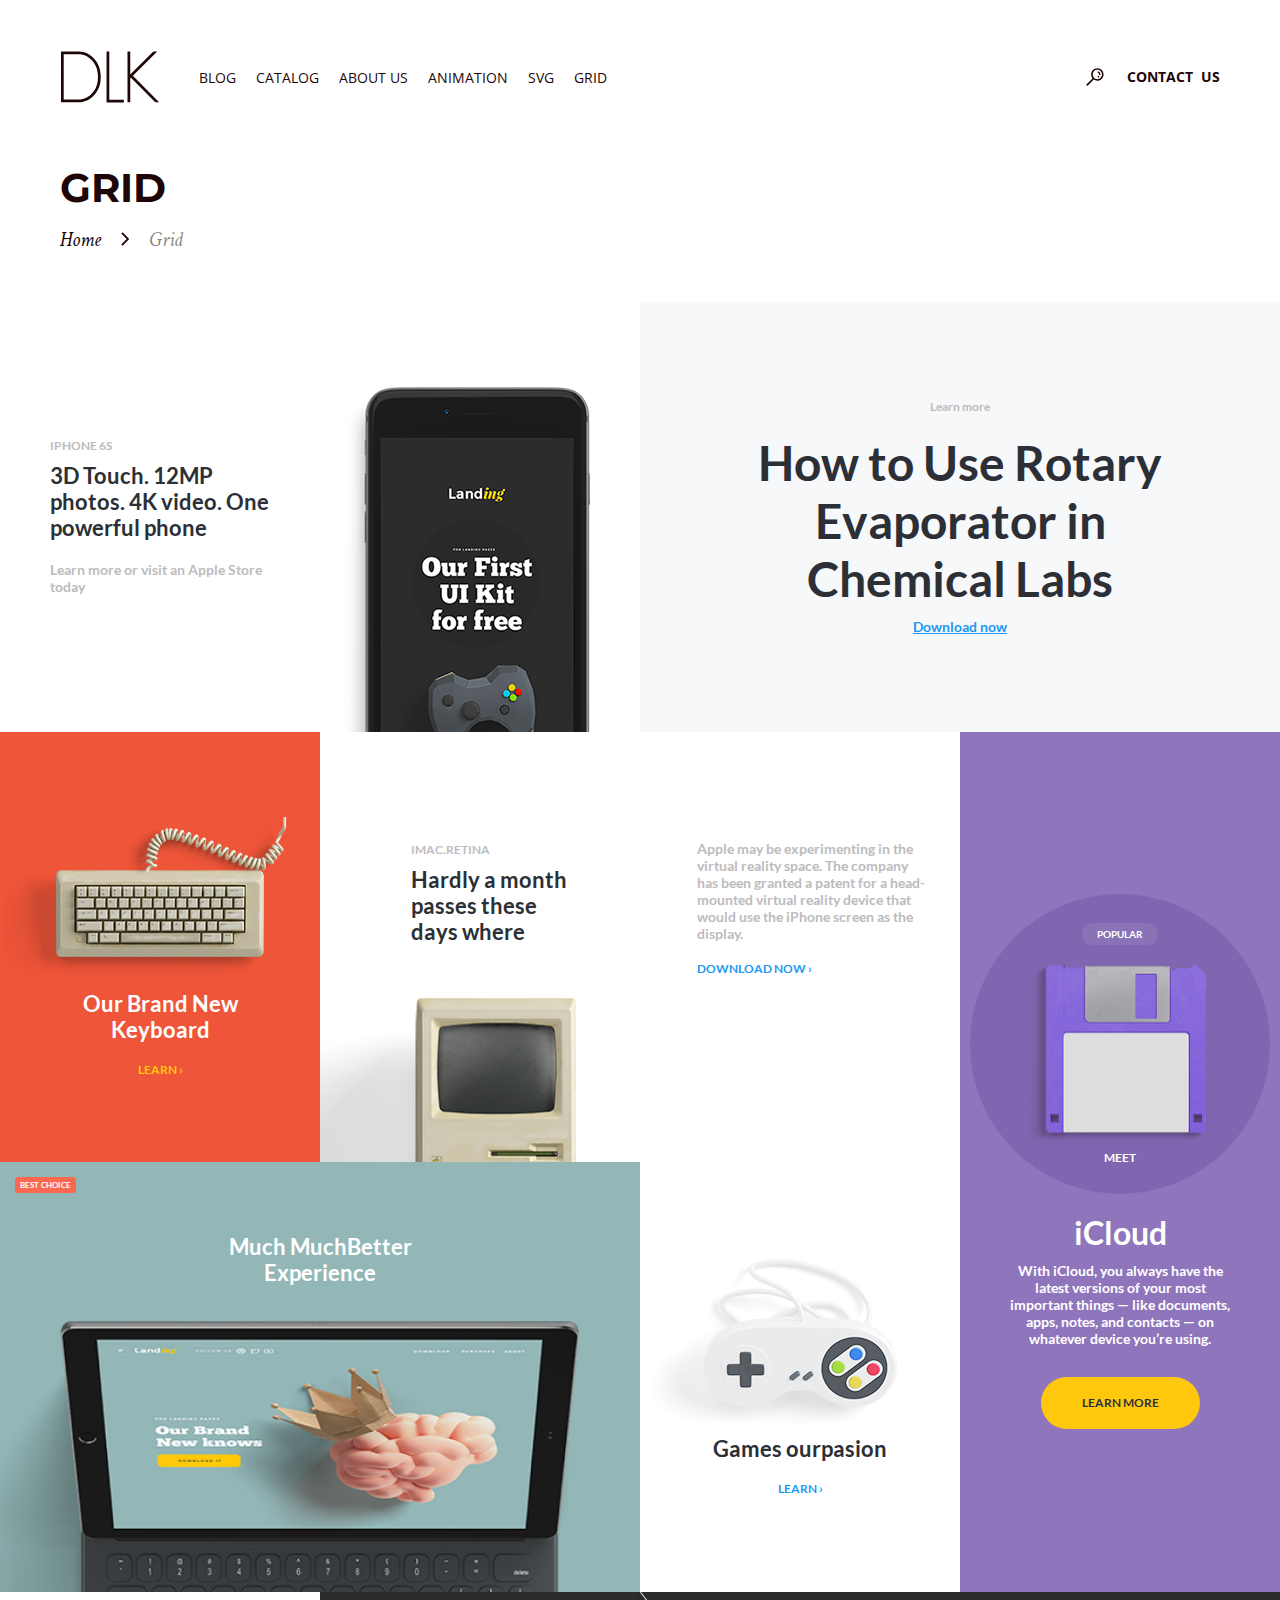
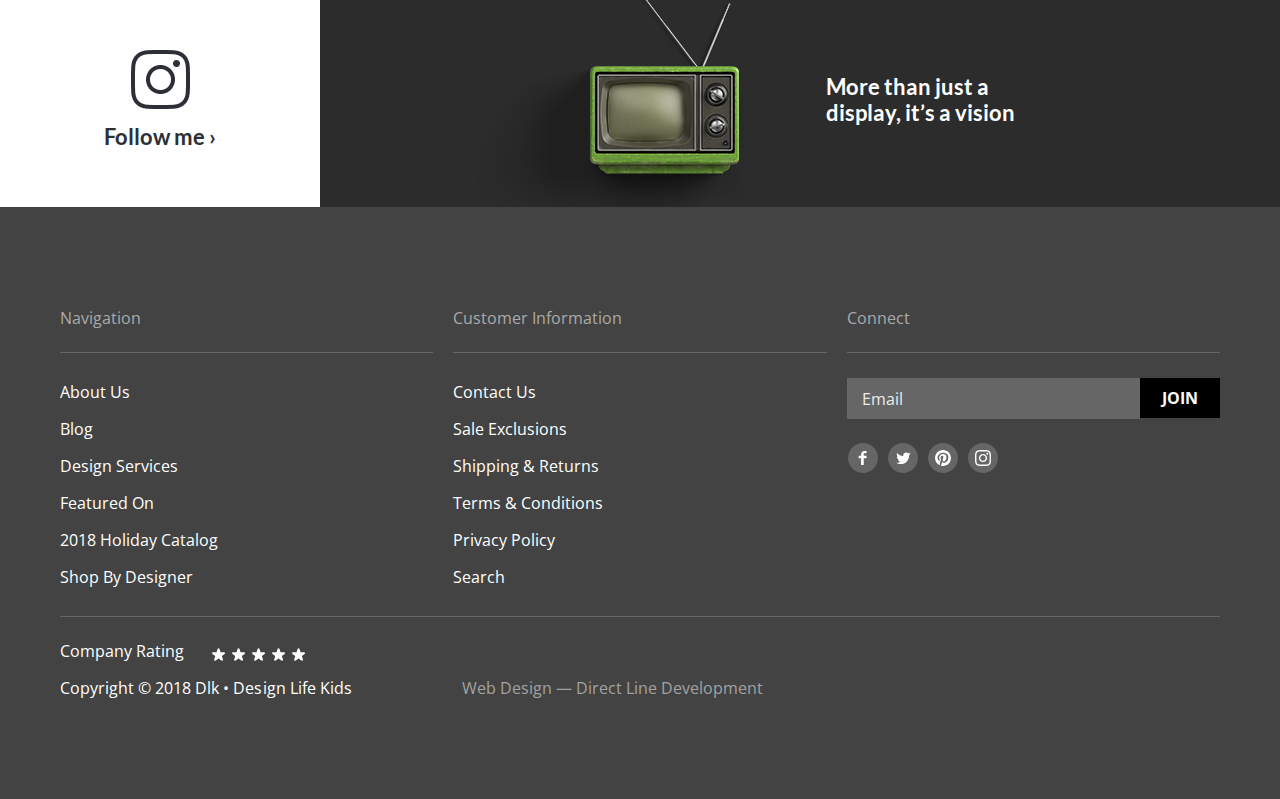
<file: grid.html>
<!DOCTYPE html>
<html lang="en">
	<head>
		<meta charset="utf-8">
		<meta name="viewport" content="width=device-width">
		<meta name="google" content="notranslate">
		<meta name="format-detection" content="telephone=no">

		<title>SVG</title>
		<meta name="description" content="">
		<meta name="keywords" content="">

		<script>
		var docElement = document.documentElement;
		docElement.className = docElement.className.replace(/\bno-js\b/, '') + ' js';
		</script>

		

		<link rel="stylesheet" href="css/style.min.css?v=1671805417892">
	</head>
<body>
	<div class="wrapper">
		<header class="header">
	<div class="container container-header">
			<div class="left-block">
				<div class="logo">
					<a href="./index.html">
						<img class="logo__img" src="./img/image/LOGO.svg" width="100" height="52" alt="logo">
					</a>
				</div>
				<div class="i">
					<button class="button-menu" type="button">Menu</button>
					<button class="button-menu-close" type="button" id="contain">&times;</button>
				</div>
			</div>
			<nav class="nav">
				<ul class="list-header">
					<li class="list-header__item"><a href="./blog.html" class="list-header__link">blog</a></li>
					<li class="list-header__item"><a href="./catalog.html" class="list-header__link">catalog</a></li>
					<li class="list-header__item"><a href="#" class="list-header__link">about us</a></li>
					<li class="list-header__item"><a href="./animation.html" class="list-header__link">animation</a></li>
					<li class="list-header__item"><a href="./svg.html" class="list-header__link">svg</a></li>
					<li class="list-header__item"><a href="./grid.html" class="list-header__link">grid</a></li>
				</ul>
			</nav>
		<div class="list-right">
			<div class="list-right__search">
				<img class="list-right__icon" src="./img/icon/search.svg" width="24" height="24" alt="search-image">
			</div>
			<a href="./contact-us.html" class="list-right__link">contact us</a>
		</div>
	</div>
</header>
<section class="section-menu">
	<h2 class="visuallyhidden">menu mobile</h2>
	<div class="container container-menu">
		<ul class="menu-mobile">
			<li class="menu-mobile__item"><a href="./blog.html" class="menu-mobile__link">blog</a></li>
			<li class="menu-mobile__item"><a href="./catalog.html" class="menu-mobile__link">catalog</a></li>
			<li class="menu-mobile__item"><a href="#" class="menu-mobile__link">about us</a></li>
			<li class="menu-mobile__item"><a href="./animation.html" class="menu-mobile__link">animation</a></li>
			<li class="menu-mobile__item"><a href="./svg.html" class="menu-mobile__link">svg</a></li>
			<li class="menu-mobile__item"><a href="./grid.html" class="menu-mobile__link">grid</a></li>
			<li><a href="./contact-us.html" class="menu-mobile__contact">contact us</a></li>
		</ul>
	</div>
</section>

<script src="js/header.js" defer="defer"></script>



		<main class="content">
			<section class="section section-title-and-breadcrumb"> 
				<div class="container container-title-and-breadcrumb">
					<h2 class="title-toy">Grid</h2>
					<ul class="breadcrumb">
						<li class="breadcrumb__item"><a class="breadcrumb__link @@class-one" href="./index.html">Home</a></li>
						<li class="breadcrumb__item"><a class="breadcrumb__link @@class-one" href="./svg.html">Grid</a></li>
					</ul>
				</div>
			</section>
			<section class="section section-grid">
				<div class="grid">
					<h2 class="visuallyhidden">grid</h2>
					<div class="grid__item1">
						<div class="grid__item1-text">
							<p class="grid__item1-txt1">IPHONE 6S</p>
							<p class="grid__item1-txt2">3D Touch. 12MP photos. 4K video. One powerful phone</p>
							<p class="grid__item1-txt3">Learn more or visit an Apple Store today</p>
						</div>
						<img class="grid__item1-img" src="./img/image/grid/iphone.png" width="249" height="345" alt="phone">
					</div>
					<div class="grid__item2">
						<div class="grid__item2-text">
							<p class="grid__item2-txt1">Learn more</p>
							<p class="grid__item2-txt2">How to Use Rotary Evaporator in Chemical Labs</p>
							<a href="#" class="grid__item2-link">Download now</a>
						</div>
					</div>
					<div class="grid__item3">
						<img class="grid__item3-img" src="./img/image/grid/keyboard.png" width="314" height="164" alt="keyboard">
						<div class="grid__item3-text">
							<p class="grid__item3-txt1">Our Brand New Keyboard</p>
							<a href="#" class="grid__item3-link">LEARN ›</a>
						</div>
					</div>
					<div class="grid__item4">
						<div class="grid__item4-block1">
							<div class="grid__item4-text">
								<p class="grid__item4-txt1">IMAC.RETINA</p>
								<p class="grid__item4-txt2">Hardly a month passes these days where</p>
							</div>
							<img class="grid__item4-img" src="./img/image/grid/screen.png" width="352" height="164" alt="IMAC">
						</div>
						<div class="grid__item4-block2">
							<div class="grid__item4-text2">
								<p class="grid__item4-txt3">Apple may be experimenting in the virtual reality space. The company has been granted a patent for a head-mounted virtual reality device that would use the iPhone screen as the display.</p>
								<a class="grid__item4-link" href="#">DOWNLOAD NOW ›</a>
							</div>
						</div>
					</div>
					<div class="grid__item5">
						<div class="grid__item5-circle">
							<a class="grid__item5-pop" href="#">popular</a>
							<img class="grid__item5-img" src="./img/image/grid/disc.png" width="180" height="186" alt="circle">
							<p class="grid__item5-txt">meet</p>
						</div>
						
						<div class="grid__item5-content">
							<p class="grid__item5-txt1">iCloud</p>
							<p class="grid__item5-txt2">With iCloud, you always have the latest versions of your most important things — like documents, apps, notes, and contacts — on whatever device you’re using.</p>
							<a class="grid__item5-link" href="#">LEARN MORE</a>
						</div>
					</div>
					<div class="grid__item6">
						<a class="grid__item6-link" href="#">BEST CHOICE</a>
						<p class="grid__item6-txt1">Much MuchBetter Experience</p>
						<picture>
							<source srcset="./img/image/grid/computer.png" type="image/png" width="700" height="275" media="(min-width:900px)">
							<source srcset="./img/image/grid/computer.png" type="image/png" width="384" height="151" media="(min-width:550px)">
							<source srcset="./img/image/grid/computer.png" type="image/png" width="384" height="151" media="(min-width:0px)">
							<img class="grid__item6-img" src="./img/image/grid/computer.png" width="700" height="275" alt="iPad">
						</picture>
						
					</div>
					<div class="grid__item7">
						<div class="grid__item7-content">
							<img class="grid__item7-img" src="./img/image/grid/joystick.png" width="303" height="167" alt="joystick">
							<p class="grid__item7-txt1">Games ourpasion</p>
							<a class="grid__item7-link" href="#">LEARN ›</a>
						</div>
					</div>
					<div class="grid__item8">
						<div class="grid__item8-content">
							<img class="grid__item8-img" src="./img/image/grid/icon.png" width="59" height="59" alt="inst">
							<a class="grid__item8-link" href="#">Follow me ›</a>
						</div>
					</div>
					<div class="grid__item9">
						<div class="grid__item9-content">
							<picture>
								<source srcset="./img/image/grid/tv.png" type="image/png" width="271" height="215" media="(min-width:551px)">
								<source srcset="./img/image/grid/tv375.png" type="image/png" width="375" height="237" media="(min-width:0px)">
								<img class="grid__item9-img" src="./img/image/grid/tv.png" width="271" height="215" alt="tv">
							</picture>
							
							<p class="grid__item9-txt1">More than just a display,  it’s a vision</p>
						</div>
					</div>
				</div>
			</section>
		</main>
		<footer class="footer">
  <div class="container container-footer">
    <div class="footer-list">
      <div class="footer-list__item">
        <p class="footer-list__text">Navigation</p>
        <div class="footer-list__line"></div>
        <ul class="column-list">
          <li class="column-list__item"><a href="#" class="column-list__link">About Us</a></li>
          <li class="column-list__item"><a href="#" class="column-list__link">Blog</a></li>
          <li class="column-list__item"><a href="#" class="column-list__link">Design Services</a></li>
          <li class="column-list__item"><a href="#" class="column-list__link">Featured On</a></li>
          <li class="column-list__item"><a href="#" class="column-list__link">2018 Holiday Catalog</a></li>
          <li class="column-list__item"><a href="#" class="column-list__link">Shop By Designer</a></li>
        </ul>
      </div>
      <div class="footer-list__item">
        <p class="footer-list__text">Customer Information</p>
        <div class="footer-list__line"></div>
        <ul class="column-list">
          <li class="column-list__item"><a href="#" class="column-list__link">Contact Us</a></li>
          <li class="column-list__item"><a href="#" class="column-list__link">Sale Exclusions</a></li>
          <li class="column-list__item"><a href="#" class="column-list__link">Shipping & Returns</a></li>
          <li class="column-list__item"><a href="#" class="column-list__link">Terms & Conditions</a></li>
          <li class="column-list__item"><a href="#" class="column-list__link">Privacy Policy</a></li>
          <li class="column-list__item"><a href="#" class="column-list__link">Search</a></li>
        </ul>
      </div>
      <article class="footer-list__item">
        <h2 class="visuallyhidden">Connect</h2>
        <p class="footer-list__text">Connect</p>
        <div class="footer-list__line"></div>
        <form class="form-email" action="#" method="POST">
          <div class="form-email__block">
            <input class="form-email__input" type="text" name="email" placeholder="Email">
            <button type="button" name="Explore-now" class="button form-email__button button">Join</button>

            
          </div>
          </form>
          <div class="social"> 
            <a class="social__img social__img-facebook" href="#"></a>
            <a class="social__img social__img-twitter" href="#"></a>
            <a class="social__img social__img-pinterest" href="#"></a>
            <a class="social__img social__img-instagram" href="#"></a>
          </div>  
      </article>
    </div>
    <div class="line-max-width"></div>
    <div class="footer-bottom">
      <div class="footer-bottom-rating">
        <div class="rating-block">
          <p class="rating-block__txt">Company Rating</p>
          <div class="rating-mini">
            <div class="rating-area">
              <input type="radio" id="star-5" name="rating" value="5">
              <label class="label-rating" for="star-5" title="Оценка «5»"></label>	
              <input type="radio" id="star-4" name="rating" value="4">
              <label class="label-rating" for="star-4" title="Оценка «4»"></label>    
              <input type="radio" id="star-3" name="rating" value="3">
              <label class="label-rating" for="star-3" title="Оценка «3»"></label>  
              <input type="radio" id="star-2" name="rating" value="2">
              <label class="label-rating" for="star-2" title="Оценка «2»"></label>    
              <input type="radio" id="star-1" name="rating" value="1">
              <label class="label-rating" for="star-1" title="Оценка «1»"></label>
            </div> 
          </div>
        </div>
      </div>
      <div class="footer-bottom__block">
        <p class="footer-bottom__copyright copyright">Copyright © 2018 Dlk • Design Life Kids</p>
        <a href="#" class="footer-bottom__web-design">Web Design — Direct Line Development</a>
      </div>
    </div>
  </div>
</footer>

		<audio autoplay loop>
			<source src="./audio/piano.ogg" type="audio/ogg">
			<source src="./audio/piano.mp3" type="audio/mpeg">
		</audio>
	</div>

	<script src="js/app.js" defer="defer"></script>
</body>
</html>
</file>
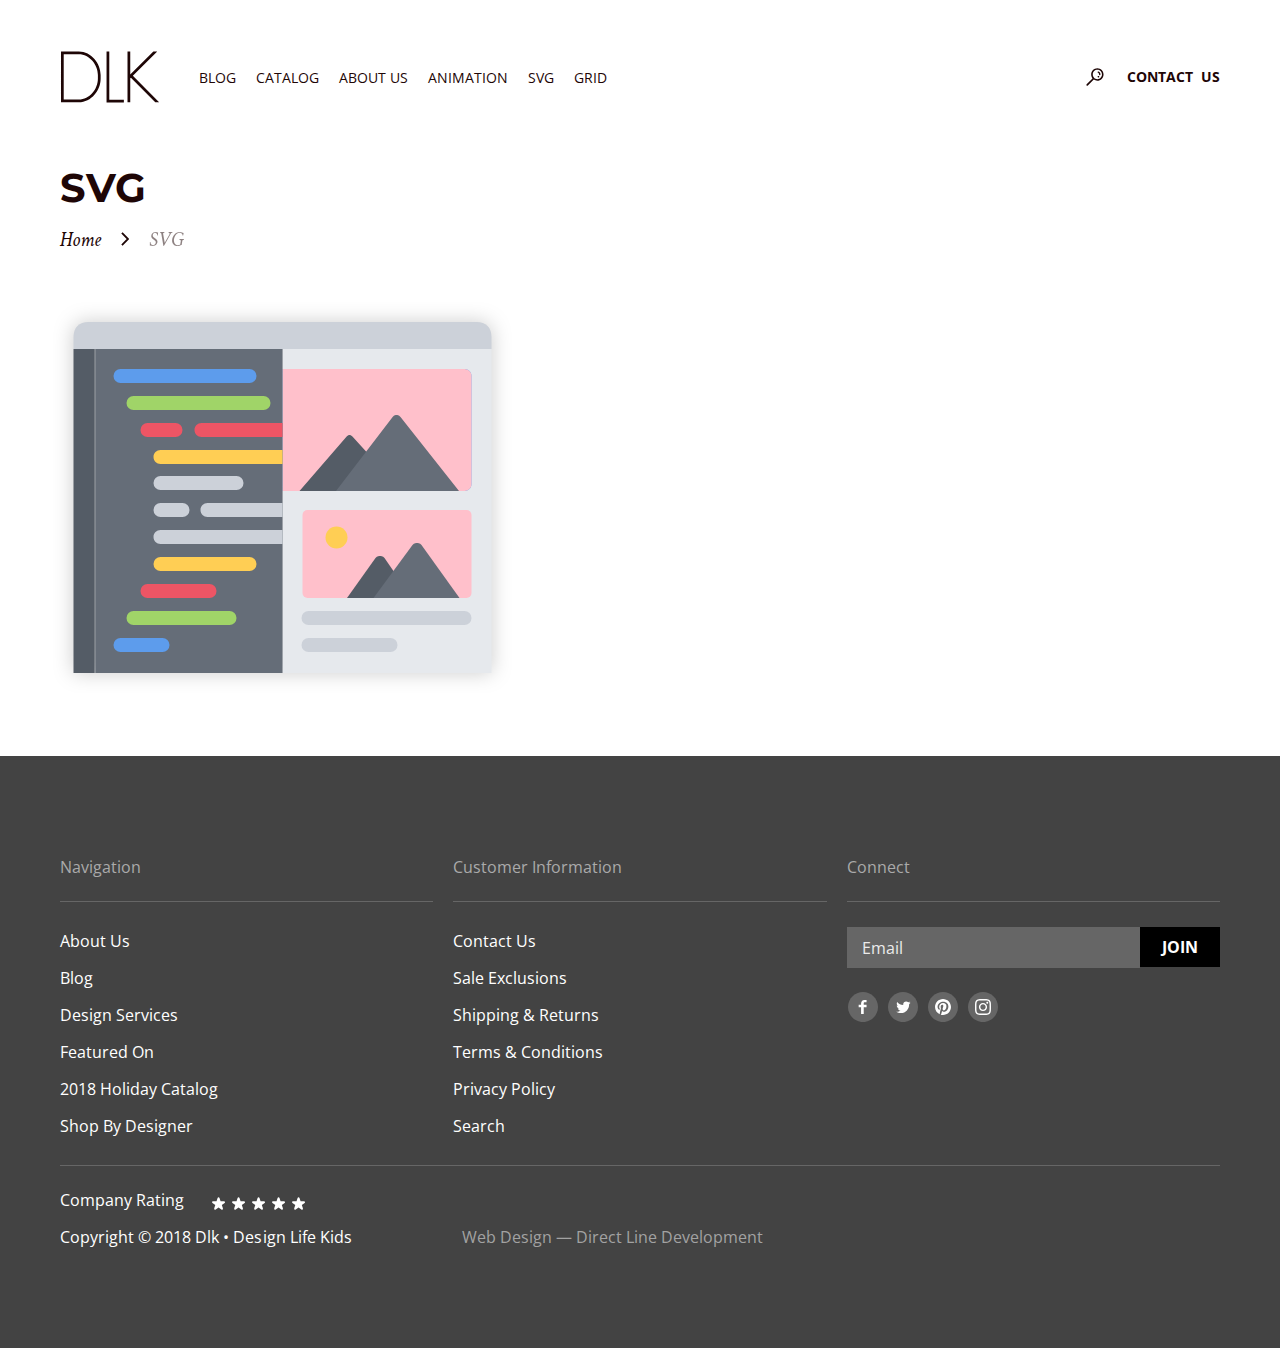
<file: svg.html>
<!DOCTYPE html>
<html lang="en">
	<head>
		<meta charset="utf-8">
		<meta name="viewport" content="width=device-width">
		<meta name="google" content="notranslate">
		<meta name="format-detection" content="telephone=no">

		<title>SVG</title>
		<meta name="description" content="">
		<meta name="keywords" content="">

		<script>
		var docElement = document.documentElement;
		docElement.className = docElement.className.replace(/\bno-js\b/, '') + ' js';
		</script>

		

		<link rel="stylesheet" href="css/style.min.css?v=1671805417892">
	</head>
<body>
	<div class="wrapper">
		<header class="header">
	<div class="container container-header">
			<div class="left-block">
				<div class="logo">
					<a href="./index.html">
						<img class="logo__img" src="./img/image/LOGO.svg" width="100" height="52" alt="logo">
					</a>
				</div>
				<div class="i">
					<button class="button-menu" type="button">Menu</button>
					<button class="button-menu-close" type="button" id="contain">&times;</button>
				</div>
			</div>
			<nav class="nav">
				<ul class="list-header">
					<li class="list-header__item"><a href="./blog.html" class="list-header__link">blog</a></li>
					<li class="list-header__item"><a href="./catalog.html" class="list-header__link">catalog</a></li>
					<li class="list-header__item"><a href="#" class="list-header__link">about us</a></li>
					<li class="list-header__item"><a href="./animation.html" class="list-header__link">animation</a></li>
					<li class="list-header__item"><a href="./svg.html" class="list-header__link">svg</a></li>
					<li class="list-header__item"><a href="./grid.html" class="list-header__link">grid</a></li>
				</ul>
			</nav>
		<div class="list-right">
			<div class="list-right__search">
				<img class="list-right__icon" src="./img/icon/search.svg" width="24" height="24" alt="search-image">
			</div>
			<a href="./contact-us.html" class="list-right__link">contact us</a>
		</div>
	</div>
</header>
<section class="section-menu">
	<h2 class="visuallyhidden">menu mobile</h2>
	<div class="container container-menu">
		<ul class="menu-mobile">
			<li class="menu-mobile__item"><a href="./blog.html" class="menu-mobile__link">blog</a></li>
			<li class="menu-mobile__item"><a href="./catalog.html" class="menu-mobile__link">catalog</a></li>
			<li class="menu-mobile__item"><a href="#" class="menu-mobile__link">about us</a></li>
			<li class="menu-mobile__item"><a href="./animation.html" class="menu-mobile__link">animation</a></li>
			<li class="menu-mobile__item"><a href="./svg.html" class="menu-mobile__link">svg</a></li>
			<li class="menu-mobile__item"><a href="./grid.html" class="menu-mobile__link">grid</a></li>
			<li><a href="./contact-us.html" class="menu-mobile__contact">contact us</a></li>
		</ul>
	</div>
</section>

<script src="js/header.js" defer="defer"></script>



		<main class="content">
			<section class="section section-title-and-breadcrumb"> 
				<div class="container container-title-and-breadcrumb">
					<h2 class="title-toy">SVG</h2>
					<ul class="breadcrumb">
						<li class="breadcrumb__item"><a class="breadcrumb__link @@class-one" href="../index.html">Home</a></li>
						<li class="breadcrumb__item"><a class="breadcrumb__link @@class-one" href="../svg.html">SVG</a></li>
					</ul>
				</div>
			</section>
			<section class="section section-svg">
				<div class="container container-svg">
					<h2 class="visuallyhidden">grid</h2>
					<svg class="svg" width="458" height="391" viewBox="0 0 458 391" fill="none">
						<g filter="url(#filter0_d_2340_15)">
						<rect class="svg__fill" class="svg__bgr-light" x="229" y="46.9999" width="209" height="324" fill="#E6E9ED"/>
						<path class="svg__fill" d="M229 66.9999H411C414.866 66.9999 418 70.1339 418 73.9999V182C418 185.866 414.866 189 411 189H229V66.9999Z" fill="#5D9CEC"/>
						<path class="svg__color" d="M255 343H337" stroke="#CCD1D9" stroke-width="14" stroke-linecap="round"/>
						<path class="svg__color" d="M255 316H411" stroke="#CCD1D9" stroke-width="14" stroke-linecap="round"/>
						<rect class="svg__sky" x="249" y="208" width="169" height="88" rx="5" fill="#5D9CEC"/>
						<path d="M326.5 254C327.095 254 329.25 254 331 256L358.5 296H293.5L322 256C323.75 254 325.905 254 326.5 254Z" fill="#545C66"/>
						<path d="M363.5 241C364.095 241 366.25 241 368 243L406 296H320L359 243C360.75 241 362.905 241 363.5 241Z" fill="#656D78"/>
						<circle class="svg__sun" cx="283" cy="235.5" r="11" fill="#FFCE54"/>
						<path class="svg__sky" d="M229 66.9999H411C414.866 66.9999 418 70.1339 418 73.9999V182C418 185.866 414.866 189 411 189H229V66.9999Z" fill="#5D9CEC"/>
						<path d="M296 133C296.436 133 297.463 132.959 298.927 134.474L348.5 189L246 189L293.167 134.474C294.537 132.959 295.564 133 296 133Z" fill="#545C66"/>
						<path d="M343 113C343.595 113 345 112.944 347 115L405.5 189H282.5L339.128 115C341 112.944 342.405 113 343 113Z" fill="#656D78"/>
						<rect class="bgr-gray" x="42" y="46.9999" width="187" height="324" fill="#656D78"/>
						<rect class="bgr-gray" x="41" y="46.9999" width="1" height="324" fill="#6C747F"/>
						<rect class="bgr-gray" x="20" y="46.9999" width="21" height="324" fill="#545C66"/>
						<path class="svg__color" d="M67 343H109" stroke="#5D9CEC" stroke-width="14" stroke-linecap="round"/>
						<path class="svg__color" d="M80 316L176 316" stroke="#A0D468" stroke-width="14" stroke-linecap="round"/>
						<path class="svg__color" d="M94 289H156" stroke="#ED5565" stroke-width="14" stroke-linecap="round"/>
						<path class="svg__color" d="M107 262H196" stroke="#FFCE54" stroke-width="14" stroke-linecap="round"/>
						<path class="svg__fill" d="M107 228C103.134 228 100 231.134 100 235C100 238.866 103.134 242 107 242V228ZM107 242H229V228H107V242Z" fill="#CCD1D9"/>
						<path class="svg__fill" d="M154 201C150.134 201 147 204.134 147 208C147 211.866 150.134 215 154 215V201ZM154 215H229V201H154V215Z" fill="#CCD1D9"/>
						<path class="svg__color" d="M107 208H129" stroke="#CCD1D9" stroke-width="14" stroke-linecap="round"/>
						<path class="svg__color" d="M107 181H183" stroke="#CCD1D9" stroke-width="14" stroke-linecap="round"/>
						<path class="svg__fill" d="M107 148C103.134 148 100 151.134 100 155C100 158.866 103.134 162 107 162V148ZM107 162H229V148H107V162Z" fill="#FFCE54"/>
						<path class="svg__fill" d="M148 121C144.134 121 141 124.134 141 128C141 131.866 144.134 135 148 135V121ZM148 135H229V121H148V135Z" fill="#ED5565"/>
						<path class="svg__color" d="M94 128H122" stroke="#ED5565" stroke-width="14" stroke-linecap="round"/>
						<path class="svg__color" d="M80 101L210 101" stroke="#A0D468" stroke-width="14" stroke-linecap="round"/>
						<path class="svg__color" d="M67 73.9999L196 73.9999" stroke="#5D9CEC" stroke-width="14" stroke-linecap="round"/>
						<path d="M35 20H423C432.5 20 438 25.5 438 35V47H20V35C20 25.4999 25.5 20 35 20Z" fill="#CCD1D9"/>
						</g>
						<defs>
						<filter id="filter0_d_2340_15" x="0" y="0" width="458" height="391" filterUnits="userSpaceOnUse" color-interpolation-filters="sRGB">
						<feFlood flood-opacity="0" result="BackgroundImageFix"/>
						<feColorMatrix in="SourceAlpha" type="matrix" values="0 0 0 0 0 0 0 0 0 0 0 0 0 0 0 0 0 0 127 0" result="hardAlpha"/>
						<feOffset/>
						<feGaussianBlur stdDeviation="10"/>
						<feColorMatrix type="matrix" values="0 0 0 0 0 0 0 0 0 0 0 0 0 0 0 0 0 0 0.2 0"/>
						<feBlend mode="normal" in2="BackgroundImageFix" result="effect1_dropShadow_2340_15"/>
						<feBlend mode="normal" in="SourceGraphic" in2="effect1_dropShadow_2340_15" result="shape"/>
						</filter>
						</defs>
						</svg>
				</div>
			</section>
		</main>
		<footer class="footer">
  <div class="container container-footer">
    <div class="footer-list">
      <div class="footer-list__item">
        <p class="footer-list__text">Navigation</p>
        <div class="footer-list__line"></div>
        <ul class="column-list">
          <li class="column-list__item"><a href="#" class="column-list__link">About Us</a></li>
          <li class="column-list__item"><a href="#" class="column-list__link">Blog</a></li>
          <li class="column-list__item"><a href="#" class="column-list__link">Design Services</a></li>
          <li class="column-list__item"><a href="#" class="column-list__link">Featured On</a></li>
          <li class="column-list__item"><a href="#" class="column-list__link">2018 Holiday Catalog</a></li>
          <li class="column-list__item"><a href="#" class="column-list__link">Shop By Designer</a></li>
        </ul>
      </div>
      <div class="footer-list__item">
        <p class="footer-list__text">Customer Information</p>
        <div class="footer-list__line"></div>
        <ul class="column-list">
          <li class="column-list__item"><a href="#" class="column-list__link">Contact Us</a></li>
          <li class="column-list__item"><a href="#" class="column-list__link">Sale Exclusions</a></li>
          <li class="column-list__item"><a href="#" class="column-list__link">Shipping & Returns</a></li>
          <li class="column-list__item"><a href="#" class="column-list__link">Terms & Conditions</a></li>
          <li class="column-list__item"><a href="#" class="column-list__link">Privacy Policy</a></li>
          <li class="column-list__item"><a href="#" class="column-list__link">Search</a></li>
        </ul>
      </div>
      <article class="footer-list__item">
        <h2 class="visuallyhidden">Connect</h2>
        <p class="footer-list__text">Connect</p>
        <div class="footer-list__line"></div>
        <form class="form-email" action="#" method="POST">
          <div class="form-email__block">
            <input class="form-email__input" type="text" name="email" placeholder="Email">
            <button type="button" name="Explore-now" class="button form-email__button button">Join</button>

            
          </div>
          </form>
          <div class="social"> 
            <a class="social__img social__img-facebook" href="#"></a>
            <a class="social__img social__img-twitter" href="#"></a>
            <a class="social__img social__img-pinterest" href="#"></a>
            <a class="social__img social__img-instagram" href="#"></a>
          </div>  
      </article>
    </div>
    <div class="line-max-width"></div>
    <div class="footer-bottom">
      <div class="footer-bottom-rating">
        <div class="rating-block">
          <p class="rating-block__txt">Company Rating</p>
          <div class="rating-mini">
            <div class="rating-area">
              <input type="radio" id="star-5" name="rating" value="5">
              <label class="label-rating" for="star-5" title="Оценка «5»"></label>	
              <input type="radio" id="star-4" name="rating" value="4">
              <label class="label-rating" for="star-4" title="Оценка «4»"></label>    
              <input type="radio" id="star-3" name="rating" value="3">
              <label class="label-rating" for="star-3" title="Оценка «3»"></label>  
              <input type="radio" id="star-2" name="rating" value="2">
              <label class="label-rating" for="star-2" title="Оценка «2»"></label>    
              <input type="radio" id="star-1" name="rating" value="1">
              <label class="label-rating" for="star-1" title="Оценка «1»"></label>
            </div> 
          </div>
        </div>
      </div>
      <div class="footer-bottom__block">
        <p class="footer-bottom__copyright copyright">Copyright © 2018 Dlk • Design Life Kids</p>
        <a href="#" class="footer-bottom__web-design">Web Design — Direct Line Development</a>
      </div>
    </div>
  </div>
</footer>

		<audio autoplay loop>
			<source src="./audio/piano.ogg" type="audio/ogg">
			<source src="./audio/piano.mp3" type="audio/mpeg">
		</audio>
	</div>

	<script src="js/app.js" defer="defer"></script>
</body>
</html>
</file>
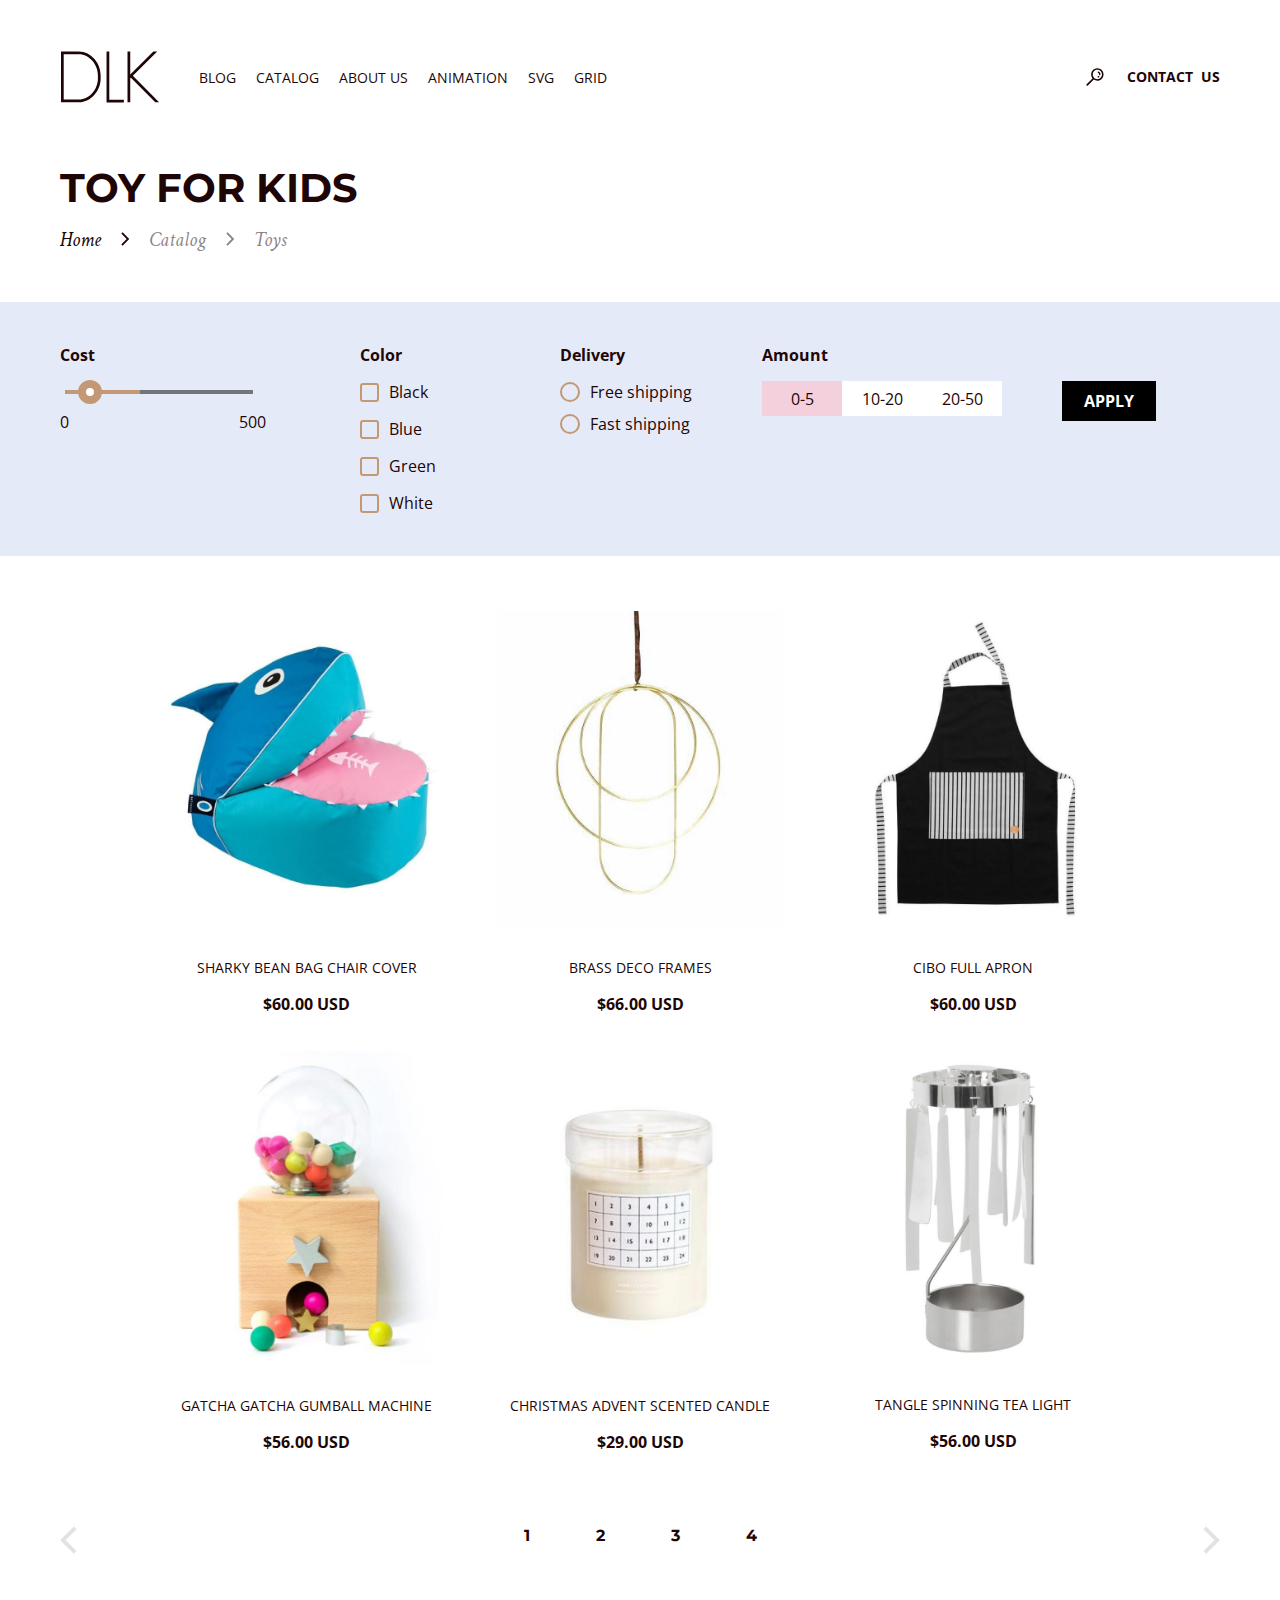
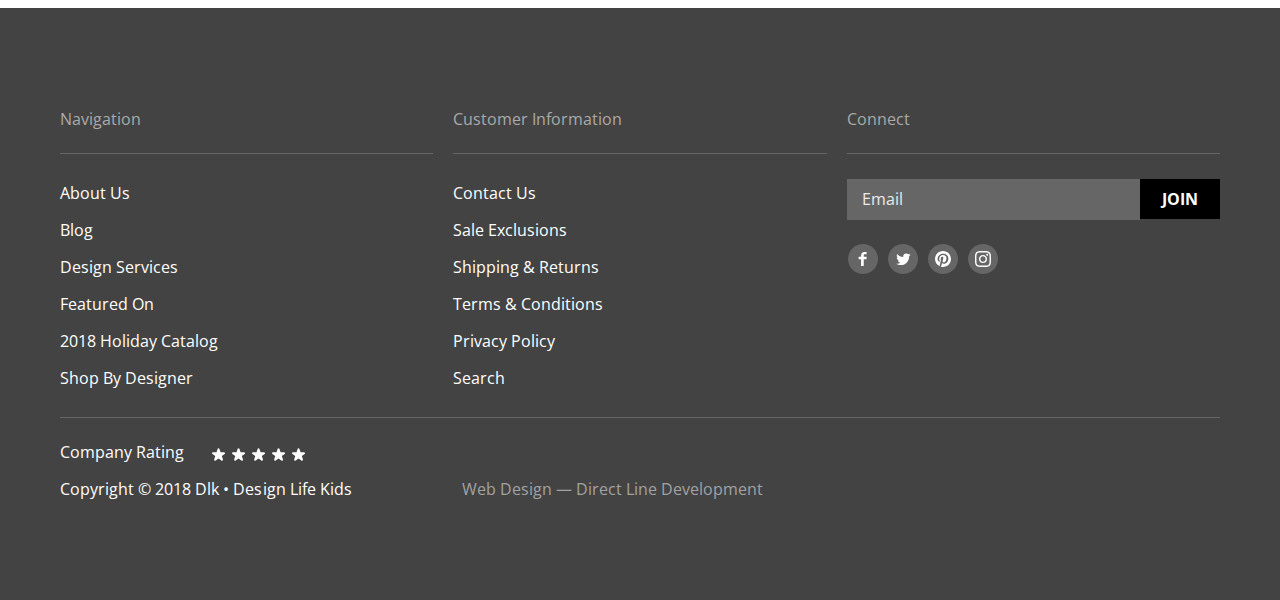
<file: toys.html>
<!DOCTYPE html>
<html lang="en">
	<head>
		<meta charset="utf-8">
		<meta name="viewport" content="width=device-width">
		<meta name="google" content="notranslate">
		<meta name="format-detection" content="telephone=no">

		<title>Toys</title>
		<meta name="description" content="">
		<meta name="keywords" content="">

		<script>
		var docElement = document.documentElement;
		docElement.className = docElement.className.replace(/\bno-js\b/, '') + ' js';
		</script>

		

		<link rel="stylesheet" href="css/style.min.css?v=1671805417892">
	</head>
<body>
	<div class="wrapper">
		<header class="header">
	<div class="container container-header">
			<div class="left-block">
				<div class="logo">
					<a href="./index.html">
						<img class="logo__img" src="./img/image/LOGO.svg" width="100" height="52" alt="logo">
					</a>
				</div>
				<div class="i">
					<button class="button-menu" type="button">Menu</button>
					<button class="button-menu-close" type="button" id="contain">&times;</button>
				</div>
			</div>
			<nav class="nav">
				<ul class="list-header">
					<li class="list-header__item"><a href="./blog.html" class="list-header__link">blog</a></li>
					<li class="list-header__item"><a href="./catalog.html" class="list-header__link">catalog</a></li>
					<li class="list-header__item"><a href="#" class="list-header__link">about us</a></li>
					<li class="list-header__item"><a href="./animation.html" class="list-header__link">animation</a></li>
					<li class="list-header__item"><a href="./svg.html" class="list-header__link">svg</a></li>
					<li class="list-header__item"><a href="./grid.html" class="list-header__link">grid</a></li>
				</ul>
			</nav>
		<div class="list-right">
			<div class="list-right__search">
				<img class="list-right__icon" src="./img/icon/search.svg" width="24" height="24" alt="search-image">
			</div>
			<a href="./contact-us.html" class="list-right__link">contact us</a>
		</div>
	</div>
</header>
<section class="section-menu">
	<h2 class="visuallyhidden">menu mobile</h2>
	<div class="container container-menu">
		<ul class="menu-mobile">
			<li class="menu-mobile__item"><a href="./blog.html" class="menu-mobile__link">blog</a></li>
			<li class="menu-mobile__item"><a href="./catalog.html" class="menu-mobile__link">catalog</a></li>
			<li class="menu-mobile__item"><a href="#" class="menu-mobile__link">about us</a></li>
			<li class="menu-mobile__item"><a href="./animation.html" class="menu-mobile__link">animation</a></li>
			<li class="menu-mobile__item"><a href="./svg.html" class="menu-mobile__link">svg</a></li>
			<li class="menu-mobile__item"><a href="./grid.html" class="menu-mobile__link">grid</a></li>
			<li><a href="./contact-us.html" class="menu-mobile__contact">contact us</a></li>
		</ul>
	</div>
</section>

<script src="js/header.js" defer="defer"></script>



		<main class="content">
			<section class="section section-title-and-breadcrumb"> 
				<div class="container container-title-and-breadcrumb">
					<h2 class="title-toy">Toy for kids</h2>
					<ul class="breadcrumb">
						<li class="breadcrumb__item"><a class="breadcrumb__link @@class-one" href="./index.html">Home</a></li>
						<li class="breadcrumb__item"><a class="breadcrumb__link @@class-one" href="./catalog.html">Catalog</a></li>
						<li class="breadcrumb__item"><a class="breadcrumb__link @@class-one" href="./Toys.html">Toys</a></li>
					</ul>
				</div>
			</section>
			<section class="section section-parameters">
				<h2 class="visuallyhidden">parameters</h2>
				<div class="container container-parameters">
					<form class="form-parameters" action="https://echo.htmlacademy.ru/">
						<fieldset class="cost">
							<legend class="cost__legend">Cost</legend>
							<input type="range" value="40" min="0" max="500" step="1" class="cost__input-range">
							
							<div class="cost__p">
								<span class="cost__span">0</span>
								<span class="cost__span cost__right">500</span>
							</div>
						</fieldset>
							<fieldset class="color">
								<legend class="color__legend">Color</legend>
								<div class="check">
									<input class="color__input" type="checkbox" id="black" name="colors">
									<label class="color__label" for="black">Black</label>
								</div>
								<div class="check">
									<input class="color__input" type="checkbox" id="blue" name="colors">
									<label class="color__label" for="blue">Blue</label>
								</div>
								<div class="check">
									<input class="color__input" type="checkbox" id="green" name="colors">
									<label class="color__label" for="green">Green</label>
								</div>
								<div class="check">
									<input class="color__input" type="checkbox" id="white" name="colors">
									<label class="color__label" for="white">White</label>
								</div>
							</fieldset>
							<fieldset class="delivery">
								<legend class="delivery__legend">Delivery</legend>
								<div class="radio">
									<input class="delivery__input" type="radio" id="delivery-free" name="shipping">
									<label class="delivery__label" for="delivery-free">Free shipping</label>
								</div>
								<div class="radio">
									<input class="delivery__input" type="radio" id="delivery-fast" name="shipping">
									<label class="delivery__label" for="delivery-fast">Fast shipping</label>
								</div>
							</fieldset>
							<fieldset class="amount">
								<legend class="amount__legend">Amount</legend>
								<div class="amount__radio">
									<input class="amount__input inp-one" id="radio-1" type="radio" name="radio" value="1" checked="checked">
									<label class="amount__label" for="radio-1">0-5</label>
								</div>
								<div class="amount__radio">
									<input class="amount__input inp-two" id="radio-2" type="radio" name="radio" value="2">
									<label class="amount__label" for="radio-2">10-20</label>
								</div>
								<div class="amount__radio">
									<input class="amount__input inp-tree" id="radio-3" type="radio" name="radio" value="3">
									<label class="amount__label" for="radio-3">20-50</label>
								</div>
							</fieldset>
							<button type="button" name="Explore-now" class="button button-apply">Apply</button>

							
					</form>
				</div>
			</section>
			<section class="section section-products">
				<h2 class="visuallyhidden">products</h2>
				<div class="container container-products">
					<div class="products">
						<div class="block block-sharky">
							<img class="block__img" src="././img/image/SHARKY.png" alt="Shark" width="380" height="385">
							<a class="link-learn" href="#">
								<div class="learn-more">
									<p class="link-learn__text">Learn more</p>
								</div>
							</a>
							<p class="block__signature">SHARKY BEAN BAG CHAIR COVER</p>
							<p class="block__price">$60.00 USD</p>
						</div>
						<div class="block block-brass">
							<img class="block__img" src="././img/image/BRASS.png" alt="Brass" width="380" height="385">
							<a class="link-learn" href="#">
								<div class="learn-more">
									<p class="link-learn__text">Learn more</p>
								</div>
							</a>
							<p class="block__signature">BRASS DECO FRAMES</p>
							<p class="block__price">$66.00 USD</p>
						</div>
						<div class="block block-cibo">
							<img class="block__img" src="././img/image/CIBO.png" alt="Cibo" width="380" height="385">
							<a class="link-learn" href="#">
								<div class="learn-more">
									<p class="link-learn__text">Learn more</p>
								</div>
							</a>
							<p class="block__signature">CIBO FULL APRON</p>
							<p class="block__price">$60.00 USD</p>
						</div>
						<div class="block block-gatcha">
							<img class="block__img" src="././img/image/GATCHA.png" alt="Gatcha" width="380" height="385">
							<a class="link-learn" href="#">
								<div class="learn-more">
									<p class="link-learn__text">Learn more</p>
								</div>
							</a>
							<p class="block__signature">GATCHA GATCHA GUMBALL MACHINE</p>
							<p class="block__price">$56.00 USD</p>
						</div>
						<div class="block block-candle">
							<img class="block__img" src="././img/image/CANDLE.png" alt="Candle" width="380" height="385">
							<a class="link-learn" href="#">
								<div class="learn-more">
									<p class="link-learn__text">Learn more</p>
								</div>
							</a>
							<p class="block__signature">CHRISTMAS ADVENT SCENTED CANDLE</p>
							<p class="block__price">$29.00 USD</p>
						</div>
						<div class="block block-tangle">
							<img class="block__img" src="././img/image/TANGLE.png" alt="Tangle" width="380" height="385">
							<a class="link-learn" href="#">
								<div class="learn-more">
									<p class="link-learn__text">Learn more</p>
								</div>
							</a>
							<p class="block__signature">TANGLE SPINNING TEA LIGHT</p>
							<p class="block__price">$56.00 USD</p>
						</div>
					</div>
					<div class="switches">
	<button class="arrow arrow-left" type="button"></button>
	<ul class="list-pages">
		<li class="list-pages__item"><button class="list-pages__button" type="button">1</button></li>
		<li class="list-pages__item"><button class="list-pages__button" type="button">2</button></li>
		<li class="list-pages__item"><button class="list-pages__button" type="button">3</button></li>
		<li class="list-pages__item"><button class="list-pages__button" type="button">4</button></li>
	</ul>
	<button class="arrow arrow-right" type="button"></button>
</div>
</div>
				</section></main></div>
			
		
		<footer class="footer">
  <div class="container container-footer">
    <div class="footer-list">
      <div class="footer-list__item">
        <p class="footer-list__text">Navigation</p>
        <div class="footer-list__line"></div>
        <ul class="column-list">
          <li class="column-list__item"><a href="#" class="column-list__link">About Us</a></li>
          <li class="column-list__item"><a href="#" class="column-list__link">Blog</a></li>
          <li class="column-list__item"><a href="#" class="column-list__link">Design Services</a></li>
          <li class="column-list__item"><a href="#" class="column-list__link">Featured On</a></li>
          <li class="column-list__item"><a href="#" class="column-list__link">2018 Holiday Catalog</a></li>
          <li class="column-list__item"><a href="#" class="column-list__link">Shop By Designer</a></li>
        </ul>
      </div>
      <div class="footer-list__item">
        <p class="footer-list__text">Customer Information</p>
        <div class="footer-list__line"></div>
        <ul class="column-list">
          <li class="column-list__item"><a href="#" class="column-list__link">Contact Us</a></li>
          <li class="column-list__item"><a href="#" class="column-list__link">Sale Exclusions</a></li>
          <li class="column-list__item"><a href="#" class="column-list__link">Shipping & Returns</a></li>
          <li class="column-list__item"><a href="#" class="column-list__link">Terms & Conditions</a></li>
          <li class="column-list__item"><a href="#" class="column-list__link">Privacy Policy</a></li>
          <li class="column-list__item"><a href="#" class="column-list__link">Search</a></li>
        </ul>
      </div>
      <article class="footer-list__item">
        <h2 class="visuallyhidden">Connect</h2>
        <p class="footer-list__text">Connect</p>
        <div class="footer-list__line"></div>
        <form class="form-email" action="#" method="POST">
          <div class="form-email__block">
            <input class="form-email__input" type="text" name="email" placeholder="Email">
            <button type="button" name="Explore-now" class="button form-email__button button">Join</button>

            
          </div>
          </form>
          <div class="social"> 
            <a class="social__img social__img-facebook" href="#"></a>
            <a class="social__img social__img-twitter" href="#"></a>
            <a class="social__img social__img-pinterest" href="#"></a>
            <a class="social__img social__img-instagram" href="#"></a>
          </div>  
      </article>
    </div>
    <div class="line-max-width"></div>
    <div class="footer-bottom">
      <div class="footer-bottom-rating">
        <div class="rating-block">
          <p class="rating-block__txt">Company Rating</p>
          <div class="rating-mini">
            <div class="rating-area">
              <input type="radio" id="star-5" name="rating" value="5">
              <label class="label-rating" for="star-5" title="Оценка «5»"></label>	
              <input type="radio" id="star-4" name="rating" value="4">
              <label class="label-rating" for="star-4" title="Оценка «4»"></label>    
              <input type="radio" id="star-3" name="rating" value="3">
              <label class="label-rating" for="star-3" title="Оценка «3»"></label>  
              <input type="radio" id="star-2" name="rating" value="2">
              <label class="label-rating" for="star-2" title="Оценка «2»"></label>    
              <input type="radio" id="star-1" name="rating" value="1">
              <label class="label-rating" for="star-1" title="Оценка «1»"></label>
            </div> 
          </div>
        </div>
      </div>
      <div class="footer-bottom__block">
        <p class="footer-bottom__copyright copyright">Copyright © 2018 Dlk • Design Life Kids</p>
        <a href="#" class="footer-bottom__web-design">Web Design — Direct Line Development</a>
      </div>
    </div>
  </div>
</footer>

		<audio autoplay loop>
			<source src="./audio/piano.ogg" type="audio/ogg">
			<source src="./audio/piano.mp3" type="audio/mpeg">
		</audio>
	

	<script src="js/toy.js" defer="defer"></script>
	<script src="js/app.js" defer="defer"></script>
</body>
</html>
</file>
<file: css/style.min.css>
@font-face{font-display:swap;font-family:Archivo;font-style:italic;font-weight:600;src:url(../fonts/Archivo/Archivo-SemiBoldItalic.woff2) format("woff2"),url(../fonts/Archivo/Archivo-SemiBoldItalic.woff) format("woff")}@font-face{font-display:swap;font-family:Archivo;font-style:normal;font-weight:600;src:url(../Archivo-SemiBold.woff2) format("woff2"),url(Archivo-SemiBold.woff) format("woff")}@font-face{font-display:swap;font-family:Montserrat;font-style:normal;font-weight:300;src:url(../fonts/Montserrat/Montserrat-Light.woff2) format("woff2"),url(../fonts/Montserrat/Montserrat-Light.woff) format("woff")}@font-face{font-display:swap;font-family:Montserrat;font-style:normal;font-weight:600;src:url(../fonts/Montserrat/Montserrat-SemiBold.woff2) format("woff2"),url(../fonts/Montserrat/Montserrat-SemiBold.woff) format("woff")}@font-face{font-display:swap;font-family:Montserrat;font-style:normal;font-weight:700;src:url(../fonts/Montserrat/Montserrat-Bold.woff2) format("woff2"),url(../fonts/Montserrat/Montserrat-Bold.woff) format("woff")}@font-face{font-display:swap;font-family:Montserrat;font-style:normal;font-weight:200;src:url(../fonts/Montserrat/Montserrat-ExtraLight.woff2) format("woff2"),url(../fonts/Montserrat/Montserrat-ExtraLight.woff) format("woff")}@font-face{font-display:swap;font-family:Roboto;font-style:normal;font-weight:400;src:url(../fonts/Roboto/Roboto-Regular.woff2) format("woff2"),url(../fonts/Roboto/Roboto-Regular.woff) format("woff")}@font-face{font-display:swap;font-family:Montserrat;font-style:italic;font-weight:100;src:url(../fonts/Montserrat/Montserrat-ThinItalic.woff2) format("woff2"),url(../fonts/Montserrat/Montserrat-ThinItalic.woff) format("woff")}@font-face{font-display:swap;font-family:Montserrat;font-style:normal;font-weight:100;src:url(../fonts/Montserrat/Montserrat-Thin.woff2) format("woff2"),url(../fonts/Montserrat/Montserrat-Thin.woff) format("woff")}@font-face{font-display:swap;font-family:Lato;font-style:normal;font-weight:400;src:url(../fonts/Lato/Lato-Bold.woff2) format("woff2"),url(../fonts/Lato/Lato-Bold.woff) format("woff")}@font-face{font-display:swap;font-family:Crimson Text;font-style:italic;font-weight:400;src:url(../fonts/Crimson_Text/CrimsonText-Italic.woff2) format("woff2"),url(../fonts/Crimson_Text/CrimsonText-Italic.woff) format("woff")}@font-face{font-display:swap;font-family:Crimson Text;font-style:italic;font-weight:700;src:url(../fonts/Crimson_Text/CrimsonText-BoldItalic.woff2) format("woff2"),url(../fonts/Crimson_Text/CrimsonText-BoldItalic.woff) format("woff")}@font-face{font-display:swap;font-family:Open Sans;font-style:italic;font-weight:400;src:url(../fonts/Open_Sans/static/OpenSans/OpenSans-Italic.woff2) format("woff2"),url(../fonts/Open_Sans/static/OpenSans/OpenSans-Italic.woff) format("woff")}@font-face{font-display:swap;font-family:Open Sans;font-style:normal;font-weight:400;src:url(../fonts/Open_Sans/static/OpenSans/OpenSans-Regular.woff2) format("woff2"),url(../OpenSans-Regular.woff) format("woff")}@font-face{font-display:swap;font-family:Open Sans;font-style:normal;font-weight:700;src:url(../fonts/Open_Sans/static/OpenSans/OpenSans-Bold.woff2) format("woff2"),url(../fonts/Open_Sans/static/OpenSans/OpenSans-Bold.woff) format("woff")}
/*! normalize.css v8.0.1 | MIT License | github.com/necolas/normalize.css */html{-webkit-text-size-adjust:100%;line-height:1.15}body{margin:0}main{display:block}h1{font-size:2em;margin:.67em 0}hr{box-sizing:content-box;height:0;overflow:visible}pre{font-family:monospace,monospace;font-size:1em}a{background-color:transparent}abbr[title]{border-bottom:none;text-decoration:underline;-webkit-text-decoration:underline dotted;text-decoration:underline dotted}b,strong{font-weight:bolder}code,kbd,samp{font-family:monospace,monospace;font-size:1em}small{font-size:80%}sub,sup{font-size:75%;line-height:0;position:relative;vertical-align:baseline}sub{bottom:-.25em}sup{top:-.5em}img{border-style:none}button,input,optgroup,select,textarea{font-family:inherit;font-size:100%;line-height:1.15;margin:0}button,input{overflow:visible}button,select{text-transform:none}[type=button],[type=reset],[type=submit],button{-webkit-appearance:button}[type=button]::-moz-focus-inner,[type=reset]::-moz-focus-inner,[type=submit]::-moz-focus-inner,button::-moz-focus-inner{border-style:none;padding:0}[type=button]:-moz-focusring,[type=reset]:-moz-focusring,[type=submit]:-moz-focusring,button:-moz-focusring{outline:1px dotted ButtonText}fieldset{padding:.35em .75em .625em}legend{box-sizing:border-box;color:inherit;display:table;max-width:100%;padding:0;white-space:normal}progress{vertical-align:baseline}textarea{overflow:auto}[type=checkbox],[type=radio]{box-sizing:border-box;padding:0}[type=number]::-webkit-inner-spin-button,[type=number]::-webkit-outer-spin-button{height:auto}[type=search]{-webkit-appearance:textfield;outline-offset:-2px}[type=search]::-webkit-search-decoration{-webkit-appearance:none}::-webkit-file-upload-button{-webkit-appearance:button;font:inherit}details{display:block}summary{display:list-item}.u-svg-wrapper,[hidden],template{display:none}.u-hidden{display:none!important}.u-visuallyhidden{clip:rect(0 0 0 0);border:0;height:1px;margin:-1px;overflow:hidden;padding:0;position:absolute;white-space:nowrap;width:1px}.u-invisible{visibility:hidden}.visuallyhidden{clip:rect(0 0 0 0);height:1px;margin:-1px;overflow:hidden;position:absolute;width:1px}*,.visuallyhidden{border:0;padding:0}*{margin:0}*,:after,:before{box-sizing:border-box}footer,header,nav{display:block}body,html{-ms-text-size-adjust:100%;-moz-text-size-adjust:100%;-webkit-text-size-adjust:100%;font-size:100%;height:100%;line-height:1;width:100%}button,input,textarea{font-family:inherit}input::-ms-clear{display:none}button{cursor:pointer}button::-moz-focus-inner{border:0;padding:0}a,a:visited{text-decoration:none}ul li{list-style:none}img{vertical-align:top}p{color:#1e0606}body{align-items:21px;color:#fff;font-family:Montserrat,sans-serif;font-size:16px;font-weight:400}img{display:block;max-width:100%}.container{margin:0 auto;max-width:1180px}.undotted,li{list-style-type:none;margin:0;padding:0}.container-header{align-items:center;display:flex;padding-top:51px}@media (max-width:1300px){.container-header{margin:0 60px}}@media (max-width:767px){.container-header{margin:0 calc(5.09766px + 6.64063vw)}}@media (max-width:930px){.container-header{justify-content:space-between}}.container-header .left-block{display:flex}@media (max-width:930px){.container-header .left-block{justify-content:space-between;width:50%}}.container-header .left-block .logo__img{max-height:52px;max-width:100.08px;transition:.4s}@media (max-width:768px){.container-header .left-block .logo__img{height:100%;max-height:32px;max-width:62px;width:100%}}.container-header .left-block .logo__img:hover{opacity:.7;transform:scale(1.05)}.container-header .left-block .logo__img:active{opacity:.5}.container-header .nav{display:block;margin-left:60.06px;margin-right:auto}@media (max-width:930px){.container-header .nav{display:none}}@media (max-width:1400px){.container-header .nav{margin-left:calc(-46.34738px + 6.68586vw)}}.container-header .nav .list-header{align-items:center;display:flex}.container-header .nav .list-header__item{transition:.4s}.container-header .nav .list-header__item:hover{transform:scale(1.05)}.container-header .nav .list-header__item:active{opacity:.2}.container-header .nav .list-header__link{align-items:center;color:#1e0606;font-family:Open Sans,sans-serif;font-size:14px;font-weight:400;line-height:19px;margin-right:20.02px;text-transform:uppercase}.container-header .list-right{align-items:center;display:flex}.container-header .list-right__search{padding-left:6x}.container-header .list-right__icon{cursor:pointer;height:24px;transition:.4s;width:24.02px}.container-header .list-right__icon:hover{opacity:.9;transform:scale(1.2)}.container-header .list-right__icon:active{opacity:.2}.container-header .list-right__link{align-items:center;color:#1e0606;display:flex;font-family:Open Sans,sans-serif;font-size:14px;font-weight:700;line-height:19.07px;margin:0 0 0 20.02px;text-transform:uppercase;transition:.4s;word-spacing:4px}@media (max-width:930px){.container-header .list-right__link{display:none}}.container-header .list-right__link:hover{opacity:.8;transform:scale(1.05)}.container-header .list-right__link:active{opacity:.2}.body-scroll-none{overflow-y:hidden}.i{display:flex}.button-menu{align-items:center;background-color:#fff;color:#1e0606;display:flex;font-family:Open Sans,sans-serif;font-size:14px;font-style:normal;font-weight:400;left:50%;line-height:19px;position:relative;text-transform:uppercase;transition:.4s}@media (min-width:931px){.button-menu{display:none}}.button-menu-none{display:none}.open-mobile{display:block}.button-menu:active{opacity:.8;transform:scale(1.2)}.button-menu-close,.button-menu:active,.button-menu:checked{background-color:#fff}.button-menu-close{align-items:center;color:#1e0606;display:none;font-family:Open Sans,sans-serif;font-size:14px;font-style:normal;font-weight:400;left:50%;line-height:19px;position:relative;text-transform:uppercase;transition:.4s}@media (min-width:931px){.button-menu-close{display:none}}.button-menu-close-open{align-items:center;background-color:#fff;color:#1e0606;display:block;font-family:Open Sans,sans-serif;font-size:26px;font-style:normal;font-weight:400;line-height:19px;text-transform:uppercase;transition:.4s}@media (min-width:931px){.button-menu-close-open{display:none}}.section-menu{background:rgba(125,151,218,.8);display:none;height:100%;left:0;position:fixed;right:0;z-index:100}.section-menu .container-menu{background-color:#fff;display:flex;flex-direction:column;padding-top:25px}.section-menu .container-menu .menu-mobile{align-items:center;display:flex;flex-direction:column;gap:20px;padding:0}.section-menu .container-menu .menu-mobile__link{font-weight:400}.section-menu .container-menu .menu-mobile__contact,.section-menu .container-menu .menu-mobile__link{align-items:center;color:#1e0606;display:flex;font-family:Open Sans;font-size:16px;font-style:normal;line-height:22px;text-align:center;text-transform:uppercase}.section-menu .container-menu .menu-mobile__contact{font-weight:700;margin-bottom:25px}.button,.section-menu-open{display:block}.button{background:#000;border:none;color:#fff;font-family:Open Sans,sans-serif;font-size:16px;font-weight:700;line-height:22px;max-width:-webkit-max-content;max-width:-moz-max-content;max-width:max-content;padding:9px 22px;text-align:center;text-transform:uppercase}@media (max-width:1180px){.button{font-size:16px}}@media (max-width:767px){.button{font-size:calc(12.33984px + .44271vw)}}.button:hover{background:#c29974}.button:active{background:#cfaf91}.button:disabled{background:#c7c1c1}h1,h2,h3,h4,h5,h6{color:#1e0606;font-family:Montserrat,sans-serif;font-weight:700;text-transform:uppercase}.category__cards{align-items:center;display:flex;height:270px;justify-content:center;position:relative;transition:.4s;width:280px}@media (max-width:1300px){.category__cards{width:calc(237.90859px + 2.64471vw)}}@media (max-width:767px){.category__cards{width:calc(237.68652px + 2.48359vw)}}@media (max-width:1300px){.category__cards{height:calc(229.416px + 2.55vw)}}@media (max-width:767px){.category__cards{height:calc(228.86914px + 2.4349vw)}}@media (max-width:1300px){.category__cards-catalog{width:calc(131.192px + 9.35vw)}}@media (max-width:767px){.category__cards-catalog{width:calc(115.15625px + 10.625vw)}}@media (max-width:1300px){.category__cards-catalog{height:calc(126.98971px + 8.98571vw)}}@media (max-width:767px){.category__cards-catalog{height:calc(120.9668px + 9.07552vw)}}.category__cards-img{height:auto;width:auto}.category__cards-apparel{background-color:#dbe4db}.category__cards-holiday{background-color:#eaddd3}.category__cards-toys{background-color:#f8f2da}.category__cards-accessories{background-color:#d5d4e1}.category__cards-sale{background-color:#f3d0db}.category__cards-adults{background-color:#e5eaf8}.category__cards:hover{transform:scale(1.02)}.category__cards:hover .category__cards-link{-webkit-text-decoration-line:underline;text-decoration-line:underline}.category__cards-link{color:#fff;font-family:Montserrat,sans-serif;font-size:26px;font-weight:700;line-height:32px;max-width:129px;position:absolute;text-align:center;text-transform:uppercase;transition:.4s}@media (max-width:1180px){.category__cards-link{font-size:calc(22.13486px + .24286vw)}}@media (max-width:767px){.category__cards-link{font-size:calc(13.01953px + 1.32813vw)}}.category__cards-acc{max-width:192px;width:100%}.category__cards-link:hover{transform:scale(1.05)}.category__cards-link:active,.category__cards-link:hover{-webkit-text-decoration-line:underline;text-decoration-line:underline}.category__cards-link:active{opacity:.8}.cards-indent{margin-left:200px}@media (max-width:1048px){.cards-indent{margin-left:0}}.footer{background-color:#434343;padding-bottom:100px}@media (max-width:1300px){.footer .container-footer{margin:0 60px}}@media (max-width:767px){.footer .container-footer{margin:0 calc(-11.37305px + 8.63281vw)}}.footer .container-footer .footer-list{display:flex;justify-content:space-between}@media (max-width:633px){.footer .container-footer .footer-list{flex-direction:column}}.footer .container-footer .footer-list__item{height:281px;margin-top:100px;width:380px}@media (max-width:768px){.footer .container-footer .footer-list__item{height:100%;max-height:281px;max-width:380px;width:100%}}@media (max-width:633px){.footer .container-footer .footer-list__item{display:flex;flex-direction:column}}.footer .container-footer .footer-list__item:not(:last-child){margin-right:20px}.footer .container-footer .footer-list__text{color:#aaa;font-family:Open Sans,sans-serif;font-weight:400;line-height:22px;margin-bottom:23px}.footer .container-footer .footer-list__line{border-bottom:1.6px solid #666;max-width:auto;width:100%}.footer .container-footer .footer-list .column-list{margin-top:28px}@media (max-width:632px){.footer .container-footer .footer-list .column-list{display:flex;flex-direction:column;flex-wrap:wrap;max-height:143px}}.footer .container-footer .footer-list .column-list__item:not(:last-child){margin-bottom:15px}.footer .container-footer .footer-list .column-list__item{transition:.4s}.footer .container-footer .footer-list .column-list__item:hover{transform:scale(1.02)}.footer .container-footer .footer-list .column-list__link{color:#fff;font-family:Open Sans,sans-serif;font-size:16px;font-style:normal;font-weight:400;line-height:22px;text-transform:capitalize}@media (max-width:1180px){.footer .container-footer .footer-list .column-list__link{font-size:16px}}@media (max-width:767px){.footer .container-footer .footer-list .column-list__link{font-size:calc(12.33984px + .44271vw)}}.footer .container-footer .footer-list .column-list__link:hover{opacity:.5}.footer .container-footer .footer-list .column-list__link:active{opacity:.2}.footer .container-footer .footer-list__item .form-email{margin-top:25px;max-width:380px}.footer .container-footer .footer-list__item .form-email__block{align-items:flex-start;display:flex}.footer .container-footer .footer-list__item .form-email__input{background:#666;color:#fff;display:flex;font-family:Open Sans,sans-serif;font-size:16px;font-style:normal;font-weight:400;height:41px;line-height:22px;max-width:auto;padding:0 0 0 15px;width:100%}.footer .container-footer .footer-list__item .form-email__input::-moz-placeholder{color:#ebebeb;display:flex;font-family:Open Sans,sans-serif;font-size:16px;font-style:normal;font-weight:400;line-height:22px}.footer .container-footer .footer-list__item .form-email__input::placeholder{color:#ebebeb;display:flex;font-family:Open Sans,sans-serif;font-size:16px;font-style:normal;font-weight:400;line-height:22px}.footer .container-footer .footer-list__item .form-email__input:-ms-input-placeholder{align-items:center;color:#fff;font-family:Open Sans;font-weight:400;line-height:16px;padding:9px 15px}.footer .container-footer .footer-list__item .form-email__input:active,.footer .container-footer .footer-list__item .form-email__input:hover{border:1px solid #fffdfd;border-right:none;box-sizing:border-box}.footer .container-footer .footer-list__item .form-email__button{max-width:-webkit-max-content;max-width:-moz-max-content;max-width:max-content;transition:.4s}.footer .container-footer .footer-list__item .form-email__button:hover{transform:scale(1.05)}.footer .container-footer .footer-list__item .social{display:flex;height:30px;margin-top:24px;position:relative;transition:.4s;width:150px}.footer .container-footer .footer-list__item .social__img{margin-right:10px}.footer .container-footer .footer-list__item .social__img-facebook:before{background-image:url(../img/icon/Facebook.svg);background-size:cover;content:"";height:30px;left:1px;position:absolute;width:30px}.footer .container-footer .footer-list__item .social__img-twitter:before{background-image:url(../img/icon/Twitter.svg);background-size:cover;content:"";height:30px;left:41px;position:absolute;width:30px}.footer .container-footer .footer-list__item .social__img-pinterest:before{background-image:url(../img/icon/Pinterest.svg);background-repeat:no-repeat;background-size:cover;content:"";height:30px;left:81px;position:absolute;width:30px}.footer .container-footer .footer-list__item .social__img-instagram:before{background-image:url(../img/icon/Instagram.svg);background-repeat:no-repeat;background-size:cover;content:"";height:30px;left:121px;position:absolute;width:30px}.footer .container-footer .footer-list__item .social__img:hover{opacity:.5}.footer .container-footer .footer-list__item .social__img:active{opacity:.2}.footer .container-footer .footer-list__item .social:hover{transform:scale(1.1)}.footer .container-footer .line-max-width{border-bottom:1.6px solid #666;margin:28px 0 23px;width:auto}.footer .container-footer .footer-bottom{display:flex}@media (max-width:1300px){.footer .container-footer .footer-bottom{flex-direction:column;gap:15px}}.footer .container-footer .footer-bottom .footer-bottom-rating{margin-right:134.4px}.footer .container-footer .footer-bottom .footer-bottom-rating .rating-block{align-items:center;display:flex;padding:0;transition:.4s}.footer .container-footer .footer-bottom .footer-bottom-rating .rating-block__txt{align-items:center;color:#fff;display:flex;font-family:Open Sans;font-size:16px;font-style:normal;font-weight:400;letter-spacing:0;line-height:22px;margin-right:28px}.footer .container-footer .footer-bottom .footer-bottom-rating .rating-block .rating-mini{margin-top:2px}.footer .container-footer .footer-bottom .footer-bottom-rating .rating-block .rating-mini .rating-area{align-items:center;display:flex;flex-direction:row-reverse;margin:4px 0 0;overflow:hidden;position:relative}.footer .container-footer .footer-bottom .footer-bottom-rating .rating-block .rating-mini .rating-area .label-rating{height:13px;width:13px}.footer .container-footer .footer-bottom .footer-bottom-rating .rating-block .rating-mini .rating-area:not(:checked)>input{display:none}.footer .container-footer .footer-bottom .footer-bottom-rating .rating-block .rating-mini .rating-area:not(:checked)>label{background-image:url(../img/icon/star.svg);background-size:cover;color:transparent;cursor:pointer;float:right;font-size:17px;height:13px;margin-right:7px;width:13px}.footer .container-footer .footer-bottom .footer-bottom-rating .rating-block .rating-mini .rating-area:not(:checked)>label:before{content:"";height:13px;position:absolute;top:0;width:13px}.footer .container-footer .footer-bottom .footer-bottom-rating .rating-block .rating-mini .rating-area>input:checked~label{background-image:url(../img/icon/Star-checked.svg);color:#fff;height:13px;width:13px}.footer .container-footer .footer-bottom .footer-bottom-rating .rating-block .rating-mini .rating-area:not(:checked)>label:hover,.footer .container-footer .footer-bottom .footer-bottom-rating .rating-block .rating-mini .rating-area:not(:checked)>label:hover~label{background-image:url(../img/icon/star-hover.svg);background-repeat:no-repeat;color:#fff;height:13px;width:13px}.footer .container-footer .footer-bottom .footer-bottom-rating .rating-block .rating-mini .rating-area>input:checked+label:hover,.footer .container-footer .footer-bottom .footer-bottom-rating .rating-block .rating-mini .rating-area>input:checked+label:hover~label,.footer .container-footer .footer-bottom .footer-bottom-rating .rating-block .rating-mini .rating-area>input:checked~label:hover,.footer .container-footer .footer-bottom .footer-bottom-rating .rating-block .rating-mini .rating-area>input:checked~label:hover~label,.footer .container-footer .footer-bottom .footer-bottom-rating .rating-block .rating-mini .rating-area>label:hover~input:checked~label{background-image:url(../img/icon/star-hover.svg);background-repeat:no-repeat;height:13px;width:13px}.footer .container-footer .footer-bottom .footer-bottom-rating .rating-block .rating-mini .rate-area>label:active{opacity:.5;position:relative}.footer .container-footer .footer-bottom .footer-bottom-rating .rating-block:hover{transform:scale(1.04)}.footer .container-footer .footer-bottom__block{display:flex}@media (max-width:701px){.footer .container-footer .footer-bottom__block{flex-direction:column;gap:15px}}.footer .container-footer .footer-bottom__copyright{align-items:center;color:#fff;display:flex;font-family:Open Sans;font-size:16px;font-style:normal;font-weight:400;letter-spacing:.02px;line-height:22px;margin-left:15px;margin-right:110px}@media (max-width:1300px){.footer .container-footer .footer-bottom__copyright{margin-left:0}}@media (max-width:822px){.footer .container-footer .footer-bottom__copyright{margin-right:43px}}@media (max-width:736px){.footer .container-footer .footer-bottom__copyright{margin-right:25px}}@media (max-width:718px){.footer .container-footer .footer-bottom__copyright{margin-right:15px}}.footer .container-footer .footer-bottom__web-design{color:#a2a2a2;font-family:Open Sans;font-size:16px;font-style:normal;font-weight:400;line-height:22px;transition:.4s}.footer .container-footer .footer-bottom__web-design:hover{color:#fff;-webkit-text-decoration-line:underline;text-decoration-line:underline;transform:scale(1.04)}.footer .container-footer .footer-bottom__web-design:active{color:#fff;opacity:.5;-webkit-text-decoration-line:underline;text-decoration-line:underline}.form-block{background:#e5eaf8;max-width:680px;padding:40px 42px;width:100%}.form-block .form label{font-size:14px;line-height:16px;margin-bottom:7.2px}.form-block .form input,.form-block .form label{color:#1e0606;font-family:Roboto;font-style:normal;font-weight:400}.form-block .form input{background:#fff;border:1px solid rgba(0,0,0,.2);font-size:18px;line-height:25px;padding:14px 0 11px 20px}.form-block .form input:active,.form-block .form input:hover,.form-block .form textarea:active,.form-block .form textarea:hover{border:1px solid #c29974}.form-block .form input:disabled,.form-block .form textarea:disabled{border:1px solid #ebebeb}.form-block .form__name{margin-top:2px}.form-block .form__name-input{height:50px;max-width:600px;padding-left:20px;width:100%}.form-block .form__tel-email{display:flex;justify-content:space-between}@media (max-width:425px){.form-block .form__tel-email{flex-direction:column}}.form-block .form__tel{margin-right:10px}.form-block .form__email{margin-left:10px}@media (max-width:425px){.form-block .form__email{margin-left:0}}.form-block .form__email-input,.form-block .form__tel-input{height:50px;max-width:290px;width:100%}.form-block .form__email,.form-block .form__mess,.form-block .form__name,.form-block .form__tel{display:flex;flex-direction:column;margin-bottom:20px;width:100%}.form-block .form__mess-textarea{border:1px solid rgba(0,0,0,.2);color:#1e0606;font-family:Open Sans,sans-serif;font-size:18px;font-style:normal;font-weight:400;height:150px;line-height:25px;max-width:600px;padding:14px 0 11px 20px;width:100%}.form-block .form__check-input{height:19px;opacity:0;position:absolute;width:19px;z-index:-1}.form-block .form__check label{align-items:center;font-size:14px;font-style:normal;font-weight:400;line-height:16px}.form-block .form__check-input+label{align-items:center;display:inline-flex;margin-bottom:18px;-webkit-user-select:none;-moz-user-select:none;user-select:none}.form-block .form__check-input+label:before{background-position:50%;background-repeat:no-repeat;background-size:50% 50%;border:2px solid #c29974;border-radius:3px;content:"";cursor:pointer;display:inline-block;height:19px;margin-right:15px;max-width:19px;width:100%}.form-block .form__check-input:checked+label:before{background-image:url(../img/icon/chek-checked.svg);background-position:100% 100%;background-size:15px 17px}.form-block .form__check label:active,.form-block .form__check label:disabled,.form-block .form__check-input:active~.form__check-label{opacity:.2}.form-block .form__check-input:checked~.button-disabled,.form-block .form__check-input~.button-submit{display:none}.form-block .form__check-input:checked~.button-submit{display:block}.form-block .form__check .button-disabled,.form-block .form__check .button-submit{margin-bottom:4px;width:106px}.form-block .form__check .button-submit{transition:.4s}.form-block .form__check-input:checked~.button-submit:hover{transform:scale(1.04)}.popup-close{background:rgba(125,151,218,0);background-image:url(../img/icon/CLOSE.svg);background-repeat:no-repeat;background-size:cover;height:15px;margin-left:10px;transition:.4s;width:15px}@media (max-width:768px){.popup-close{left:-25px;position:relative;top:-25px}}.popup-close:hover{opacity:.7;transform:scale(1.3)}.popup-close:active{opacity:.4}.breadcrumb{display:flex;transition:.4s}.breadcrumb__item{margin-right:20px}.breadcrumb__item:not(:first-child){opacity:.5}.breadcrumb__item:not(:last-child):after{background-image:url(../img/icon/arrow.svg);background-repeat:no-repeat;background-size:cover;content:"";display:inline-block;height:14px;margin-left:20px;width:8px}.breadcrumb__link{color:#1e0606;display:inline-block;font-family:Crimson Text,serif;font-size:20px;font-style:italic;font-weight:400;line-height:26px;transition:.4s}@media (max-width:1180px){.breadcrumb__link{font-size:20px}}@media (max-width:767px){.breadcrumb__link{font-size:calc(12.67969px + .88542vw)}}.breadcrumb__link:hover{transform:scale(1.1)}.breadcrumb:hover{transform:scale(1.01)}.cards-list__item{margin-bottom:14px;max-width:380px;transition:.4s}@media (max-width:1300px){.cards-list__item{max-width:314px}}@media (max-width:1101px){.cards-list__item{max-width:300px}}@media (max-width:1059px){.cards-list__item{max-width:270px}}@media (max-width:969px){.cards-list__item{max-width:380px}}@media (max-width:899px){.cards-list__item{max-width:350px}}@media (max-width:839px){.cards-list__item{max-width:330px}}@media (max-width:799px){.cards-list__item{max-width:320px}}@media (max-width:780px){.cards-list__item{max-width:315px}}@media (max-width:769px){.cards-list__item{max-width:314px}}@media (max-width:756px){.cards-list__item{max-width:300px}}@media (max-width:721px){.cards-list__item{max-width:280px}}@media (max-width:672px){.cards-list__item{max-width:260px}}@media (max-width:625px){.cards-list__item{max-width:250px}}@media (max-width:600px){.cards-list__item{max-width:480px}}.cards-list__item:hover{transform:scale(1.02)}.cards-list__img{background:#c8c4c4;height:auto;margin-bottom:20px;max-height:220px;max-width:380px;transition:.4s;width:100%}.cards-list__img:hover{transform:scale(1.03)}.cards-list__date{color:#818181;font-family:Open Sans,sans-serif;font-size:16px;font-style:normal;font-weight:400;line-height:22px;margin-bottom:7px;mix-blend-mode:normal}@media (max-width:1180px){.cards-list__date{font-size:16px}}@media (max-width:767px){.cards-list__date{font-size:calc(12.33984px + .44271vw)}}.cards-list__title{color:#1e0606;font-family:Montserrat,sans-serif;font-size:24px;font-style:normal;font-weight:700;line-height:31px;transition:.4s}@media (max-width:1180px){.cards-list__title{font-size:24px}}@media (max-width:767px){.cards-list__title{font-size:calc(13.01953px + 1.32813vw)}}.cards-list__title:hover{cursor:pointer;transform:scale(1.03)}.cards-list__title:active,.cards-list__title:hover{color:#1e0606;-webkit-text-decoration-line:underline;text-decoration-line:underline}.cards-list__title:active{opacity:.8}.cards-list__text{color:#1e0606;font-family:Open Sans,sans-serif;font-size:18px;font-style:normal;font-weight:400;line-height:25px;margin-top:15px;padding-bottom:20px}@media (max-width:1180px){.cards-list__text{font-size:18px}}@media (max-width:767px){.cards-list__text{font-size:calc(14.33984px + .44271vw)}}.switches{justify-content:center;margin-bottom:62px;margin-top:20px;position:relative}.switches,.switches .list-pages{align-content:center;display:flex}.switches .list-pages__item:not(:last-child){margin-right:66px}.switches .list-pages__button{background-color:#fff;color:#1e0606;font-family:Montserrat,sans-serif;font-size:16px;font-style:normal;font-weight:700;line-height:20px;text-transform:uppercase;transition:.4s}@media (max-width:1180px){.switches .list-pages__button{font-size:16px}}@media (max-width:767px){.switches .list-pages__button{font-size:14px}}.switches .list-pages__button:hover{color:#c29974;transform:scale(1.2)}.switches .list-pages__button:active{color:#aaa}.switches .arrow{display:block;height:26px;width:13px}.switches .arrow-left{background-image:url(../img/icon/arrow-products-left-opacity.svg);transition:.3s}.switches .arrow-left,.switches .arrow-left:hover{background-color:#fff;background-repeat:no-repeat;background-size:cover;height:28px;left:0;position:absolute;width:17px}.switches .arrow-left:hover{background-image:url(../img/icon/arrow-products-left-hoover.svg);transform:scale(1.2)}.switches .arrow-left:active{background-color:#fff;background-image:url(../img/icon/arrow-products-left-active.svg);background-repeat:no-repeat;background-size:cover;height:26px;left:0;position:absolute;width:16px}.switches .arrow-right{background-image:url(../img/icon/arrow-products-right-opacity.svg);transition:.3s}.switches .arrow-right,.switches .arrow-right:hover{background-color:#fff;background-repeat:no-repeat;background-size:cover;height:28px;position:absolute;right:0;width:17px}.switches .arrow-right:hover{background-image:url(../img/icon/arrow-products-right-hoover.svg);transform:scale(1.2)}.switches .arrow-right:active{background-color:#fff;background-image:url(../img/icon/arrow-products-right-active.svg);background-repeat:no-repeat;background-size:cover;height:26px;position:absolute;right:0;width:16px}.block{display:flex;flex-direction:column;height:497px;justify-content:center;position:relative;transition:.4s;width:380px}@media (max-width:1300px){.block{width:calc(37.93486px + 21.49286vw)}}@media (max-width:767px){.block{width:calc(124.30664px + 9.51823vw)}}@media (max-width:1300px){.block{height:calc(93.09257px + 25.37857vw)}}@media (max-width:767px){.block{height:calc(212.9668px + 9.07552vw)}}.block__img{height:auto;max-height:385px;max-width:380px;width:auto}.block__signature{color:#1e0606;font-family:Open Sans,sans-serif;font-size:14px;font-style:normal;font-weight:400;line-height:19px;margin:30px 0 16px;text-align:center}@media (max-width:1180px){.block__signature{font-size:calc(10.13486px + .24286vw)}}@media (max-width:767px){.block__signature{font-size:12px}}.block__price{color:#1e0606;font-family:Open Sans,sans-serif;font-size:16px;font-style:normal;font-weight:700;line-height:22px;text-align:center}@media (max-width:1180px){.block__price{font-size:calc(12.13486px + .24286vw)}}@media (max-width:767px){.block__price{font-size:calc(10.33984px + .44271vw)}}.block .learn-more{align-items:center;background:#e5eaf8;display:flex;height:207px;justify-content:center;left:87px;opacity:.9;position:absolute;top:89.02px;transition:.4s;width:207px}@media (max-width:1300px){.block .learn-more{width:calc(.21486px + 12.99286vw)}}@media (max-width:767px){.block .learn-more{width:calc(8.49609px + 11.06771vw)}}@media (max-width:1300px){.block .learn-more{height:calc(.21486px + 12.99286vw)}}@media (max-width:767px){.block .learn-more{height:calc(8.49609px + 11.06771vw)}}@media (max-width:768px){.block .learn-more{display:none}}.block .learn-more:hover,.block:hover{transform:scale(1.04)}.block .link-learn{display:none}.block .link-learn__text{color:#1e0606;display:flex;font-family:Montserrat,sans-serif;font-size:26px;font-style:normal;font-weight:700;line-height:29px;text-align:center;text-shadow:0 0 40px rgba(147,3,3,.25);text-transform:uppercase}@media (max-width:1180px){.block .link-learn__text{font-size:calc(14.40457px + .72857vw)}}@media (max-width:767px){.block .link-learn__text{font-size:calc(9.01953px + 1.32813vw)}}.block:hover a.link-learn{display:block}.block:active a.link-learn{display:block;opacity:.67}.section-banner{margin-top:129px}@media (max-width:1179px){.section-banner{margin-top:calc(-58.74107px + 15.66429vw)}}@media (max-width:542px){.section-banner{margin-top:26px}}.section-banner .container-banner{position:relative}@media (max-width:1300px){.section-banner .container-banner{margin:0 60px}}@media (max-width:767px){.section-banner .container-banner{margin:0 calc(-49.80469px + 13.28125vw)}}.section-banner .container-banner .list-banner{background:#eee4db;display:flex}.section-banner .container-banner .list-banner__item .control{margin-left:31px;margin-top:17px;padding:0}@media (max-width:768px){.section-banner .container-banner .list-banner__item .control{margin-left:0}}.section-banner .container-banner .list-banner__item .control__number{color:rgba(30,6,6,.05);font-family:Montserrat,sans-serif;font-size:60px;font-style:normal;font-weight:200;line-height:73px;margin-left:-3px;margin-right:45px}@media (max-width:1180px){.section-banner .container-banner .list-banner__item .control__number{font-size:calc(36.80914px + 1.45714vw)}}@media (max-width:767px){.section-banner .container-banner .list-banner__item .control__number{font-size:48px}}@media (max-width:806px){.section-banner .container-banner .list-banner__item .control__number{margin-right:14px}}@media (max-width:768px){.section-banner .container-banner .list-banner__item .control__number{margin-right:11px}}.section-banner .container-banner .list-banner__item .control__btn{display:block;height:3px;margin-bottom:11px}.section-banner .container-banner .list-banner__item .control__btn input[type=radio]{display:none}.section-banner .container-banner .list-banner__item .control__btn label{background:#d6cac2;cursor:pointer;display:inline-block;height:3px;line-height:34px;margin:0;padding:0;transition:.4s;-webkit-user-select:none;-moz-user-select:none;user-select:none;width:31px}.section-banner .container-banner .list-banner__item .control__btn input[type=radio]:checked+label{background:rgba(30,6,6,.6)}.section-banner .container-banner .list-banner__item .control__btn label:hover{color:#666;transform:scale(1.3)}@media (max-width:768px){.section-banner .container-banner .list-banner__item .control__btn label:hover{transform:scale(1)}}.section-banner .container-banner .list-banner__item .control__btn input[type=radio]:disabled+label{background:#efefef;color:#666}@media (max-width:495px){.section-banner .container-banner .list-banner__item-one{margin-left:auto;margin-right:20px;order:3}.section-banner .container-banner .list-banner__item-two{margin-left:20px;order:2}}@media (max-width:290px){.section-banner .container-banner .list-banner__item-two{margin-left:15px;order:2}}.section-banner .container-banner .list-banner__item .column{margin-top:92px}.section-banner .container-banner .list-banner__item .column__title{color:#1e0606;font-size:40px;font-weight:700;line-height:110%;margin-bottom:17px;max-width:307px}@media (max-width:767px){.section-banner .container-banner .list-banner__item .column__title{font-size:calc(32.67969px + .88542vw)}}.section-banner .container-banner .list-banner__item .column__italic{font-family:Crimson Text,serif;font-size:20px;font-style:italic;font-weight:400;line-height:26px;margin-bottom:20px;padding:0}@media (max-width:1180px){.section-banner .container-banner .list-banner__item .column__italic{font-size:20px}}@media (max-width:767px){.section-banner .container-banner .list-banner__item .column__italic{font-size:calc(16.33984px + .44271vw)}}.section-banner .container-banner .list-banner__item .column__button{margin-bottom:89px;transition:.4s}@media (max-width:767px){.section-banner .container-banner .list-banner__item .column__button{margin-bottom:102px}}@media (max-width:578px){.section-banner .container-banner .list-banner__item .column__button{margin-bottom:130px}}@media (max-width:535px){.section-banner .container-banner .list-banner__item .column__button{margin-bottom:140px}}@media (max-width:495px){.section-banner .container-banner .list-banner__item .column__button{margin-bottom:150px}}@media (max-width:386px){.section-banner .container-banner .list-banner__item .column__button{margin-bottom:178px}}@media (max-width:1180px){.section-banner .container-banner .list-banner__item .column__button{font-size:16px}}@media (max-width:767px){.section-banner .container-banner .list-banner__item .column__button{font-size:calc(12.33984px + .44271vw)}}.section-banner .container-banner .list-banner__item .column__button:hover{transform:scale(1.05)}.section-banner .container-banner .list-banner__item .banner-image{bottom:0;flex:0 0 33%;left:445px;margin-left:0;margin-top:auto;position:absolute;top:100;z-index:1}@media (max-width:1000px){.section-banner .container-banner .list-banner__item .banner-image{left:350px}}@media (max-width:800px){.section-banner .container-banner .list-banner__item .banner-image{left:300px}}@media (max-width:700px){.section-banner .container-banner .list-banner__item .banner-image{left:250px}}@media (max-width:600px){.section-banner .container-banner .list-banner__item .banner-image{left:225px}}@media (max-width:572px){.section-banner .container-banner .list-banner__item .banner-image{left:140px}}@media (max-width:430px){.section-banner .container-banner .list-banner__item .banner-image{left:90px}}.section-banner .container-banner .list-banner__item .banner-image__image{height:100%;max-height:461px;max-width:636px;width:100%}@media (max-width:1000px){.section-banner .container-banner .list-banner__item .banner-image__image{max-height:315px;max-width:434px;min-height:227px;min-width:313px}}@media (max-width:700px){.section-banner .container-banner .list-banner__item .banner-image__image{max-height:227px;max-width:313px;min-height:146px;min-width:200px}}@media (max-width:430px){.section-banner .container-banner .list-banner__item .banner-image__image{max-height:227px;max-width:313px;min-height:200px;min-width:275px}}@media (max-width:360px){.section-banner .container-banner .list-banner__item .banner-image__image{max-height:200px;max-width:275px;min-height:0;min-width:0}}.section-banner .bottom-text{align-items:center;background-color:#c29974;display:flex;height:39.2px;justify-content:center;z-index:10}@media (max-width:767px){.section-banner .bottom-text{margin:0}}@media (max-width:1300px){.section-banner .bottom-text{margin:0 60px}}@media (max-width:767px){.section-banner .bottom-text{margin:0 calc(-49.80469px + 13.28125vw)}}.section-banner .bottom-text__content{color:#fff;font-family:Open Sans,sans-serif;font-size:12px;font-weight:700;line-height:16.34px;padding:11px 20px;text-align:center;text-transform:uppercase}.section-category{overflow:hidden}.section-category .container-category{padding-top:90.8px}@media (min-width:768px){.section-category .container-category{overflow:hidden}}@media (max-width:1300px){.section-category .container-category{margin:0 60px}}@media (max-width:767px){.section-category .container-category{margin:0 calc(5.09766px + 6.64063vw)}}.section-category__title{font-size:38px;font-weight:700;line-height:46px;margin-bottom:30px}@media (max-width:1180px){.section-category__title{font-size:calc(34.13486px + .24286vw)}}@media (max-width:767px){.section-category__title{font-size:calc(14.03906px + 2.65625vw)}}.section-category .category{display:inline-flex;gap:20px;margin-bottom:24px}@media (max-width:375){.section-category .category{gap:16px}}.section-category .switch{align-items:center;display:flex;margin:5px 0 91px}.section-category .switch__left-arrow{align-items:center;background:rgba(112,187,220,.2);display:flex;height:37px;margin-right:6px;padding:0;position:relative;transition:.4s;width:37px}.section-category .switch__left-arrow:hover{transform:scale(1.1)}.section-category .switch__left-arrow:before{background-image:url(../img/icon/arrow-products-left.svg);background-repeat:no-repeat;background-size:cover;content:"";display:flex;height:30px;left:0;margin-bottom:2px;margin-left:8px;position:absolute;width:19px}.section-category .switch__left-arrow:hover:before{background-image:url(../img/icon/arrow-products-left-hoover.svg)}.section-category .switch__left-arrow:active:before,.section-category .switch__left-arrow:hover:before{background-repeat:no-repeat;background-size:cover;content:"";display:flex;height:29px;left:0;margin-left:9px;position:absolute;width:17px}.section-category .switch__left-arrow:active:before{background-image:url(../img/icon/arrow-products-left-active.svg)}.section-category .switch__right-arrow{align-items:center;background:rgba(112,187,220,.2);display:flex;height:37px;padding:0;position:relative;transition:.4s;width:37px}.section-category .switch__right-arrow:hover{transform:scale(1.1)}.section-category .switch__right-arrow:before{background-image:url(../img/icon/arrow-products-right.svg);background-repeat:no-repeat;background-size:cover;content:"";display:flex;height:30px;left:0;margin-bottom:2px;margin-left:10px;position:absolute;width:19px}.section-category .switch__right-arrow:hover:before{background-image:url(../img/icon/arrow-products-right-hoover.svg)}.section-category .switch__right-arrow:active:before,.section-category .switch__right-arrow:hover:before{background-repeat:no-repeat;background-size:cover;content:"";display:flex;height:29px;left:0;margin-left:11px;position:absolute;width:17px}.section-category .switch__right-arrow:active:before{background-image:url(../img/icon/arrow-products-right-active.svg)}.section-category .switch__text{font-family:Open Sans,sans-serif;font-size:16px;font-weight:400;line-height:22px;margin-left:20px;margin-top:1px;width:580px}@media (max-width:1180px){.section-category .switch__text{font-size:calc(12.13486px + .24286vw)}}@media (max-width:767px){.section-category .switch__text{font-size:14px}}.section-delivery .container-delivery{display:flex;flex-direction:row}@media (max-width:1300px){.section-delivery .container-delivery{margin:0 60px}}@media (max-width:767px){.section-delivery .container-delivery{margin:0 calc(-13.20313px + 8.85417vw)}}@media (max-width:450px){.section-delivery .container-delivery{flex-direction:column}}.section-delivery .container-delivery .section-delivery__image{margin-right:60px;max-height:559px;max-width:480px}@media (max-width:768px){.section-delivery .container-delivery .section-delivery__image{margin-right:36px}}@media (max-width:520px){.section-delivery .container-delivery .section-delivery__image{margin-right:16px}}@media (max-width:375px){.section-delivery .container-delivery .section-delivery__image{margin-right:0}}.section-delivery .container-delivery .section-delivery__image img{-o-object-fit:cover;object-fit:cover}.section-delivery .container-delivery .delivery{margin-top:30px;max-width:540px}.section-delivery .container-delivery .delivery__title{font-family:Montserrat,sans-serif;font-size:38px;font-weight:700;line-height:46.32px;margin:.5px 0 6px 61px;text-transform:uppercase}@media (max-width:1180px){.section-delivery .container-delivery .delivery__title{font-size:calc(34.13486px + .24286vw)}}@media (max-width:767px){.section-delivery .container-delivery .delivery__title{font-size:calc(14.03906px + 2.65625vw)}}.section-delivery .container-delivery .delivery__inscription{align-items:center;background:rgba(112,187,220,.2);display:flex;height:55px;margin-bottom:9.6px;max-width:326px}@media (max-width:768px){.section-delivery .container-delivery .delivery__inscription{height:45px}}.section-delivery .container-delivery .delivery__inscription-title{font-family:Crimson Text,serif;font-size:26px;font-style:italic;font-weight:700;letter-spacing:-.28px;line-height:33.79px;margin-left:60px}@media (max-width:1180px){.section-delivery .container-delivery .delivery__inscription-title{font-size:calc(22.13486px + .24286vw)}}@media (max-width:767px){.section-delivery .container-delivery .delivery__inscription-title{font-size:24px}}.section-delivery .container-delivery .delivery__inscription-guarantee{font-family:Crimson Text,serif;font-size:26px;font-style:italic;font-weight:400;letter-spacing:-.22px;line-height:34px;margin:0 0 21px 60px}@media (max-width:683px){.section-delivery .container-delivery .delivery__inscription-guarantee{margin-bottom:12px}}@media (max-width:1180px){.section-delivery .container-delivery .delivery__inscription-guarantee{font-size:calc(22.13486px + .24286vw)}}@media (max-width:767px){.section-delivery .container-delivery .delivery__inscription-guarantee{font-size:24px}}.section-delivery .container-delivery .delivery__inscription-credit{font-family:Crimson Text,serif;font-size:26px;font-style:italic;font-weight:400;letter-spacing:.3px;line-height:34px;margin:0 0 30px 60px}@media (max-width:683px){.section-delivery .container-delivery .delivery__inscription-credit{margin-bottom:12px}}@media (max-width:1180px){.section-delivery .container-delivery .delivery__inscription-credit{font-size:calc(22.13486px + .24286vw)}}@media (max-width:767px){.section-delivery .container-delivery .delivery__inscription-credit{font-size:24px}}.section-delivery .container-delivery .delivery .text-some-days{font-family:Open Sans;font-size:16px;font-weight:400;line-height:22.2px;margin:0 0 15.2px 60px;max-width:480px}@media (max-width:1180px){.section-delivery .container-delivery .delivery .text-some-days{font-size:calc(12.13486px + .24286vw)}}@media (max-width:767px){.section-delivery .container-delivery .delivery .text-some-days{font-size:14px}}.section-delivery .container-delivery .delivery .text-what-started{font-family:Open Sans;font-size:16px;font-style:normal;font-weight:400;line-height:21.79px;margin:0 0 26.8px 60px;max-width:480px}@media (max-width:1180px){.section-delivery .container-delivery .delivery .text-what-started{font-size:calc(12.13486px + .24286vw)}}@media (max-width:767px){.section-delivery .container-delivery .delivery .text-what-started{font-size:14px}}.section-delivery .container-delivery .delivery .button-learn-more{margin-left:60px;transition:.4s}.section-delivery .container-delivery .delivery .button-learn-more:hover{transform:scale(1.05)}.section-work-with{font-size:0;margin-bottom:116px;margin-top:90px}@media (max-width:1300px){.section-work-with .container-work-with{margin:0 60px}}@media (max-width:767px){.section-work-with .container-work-with{margin:0 calc(-13.20313px + 8.85417vw)}}.section-work-with .container-work-with .list-img{align-items:center;display:flex;flex-wrap:wrap;justify-content:space-between}@media (max-width:600px){.section-work-with .container-work-with .list-img{gap:36px;margin:0 auto;max-width:350px}}@media (max-width:450px){.section-work-with .container-work-with .list-img{gap:36px;margin:0 auto;max-width:300px}}@media (max-width:376px){.section-work-with .container-work-with .list-img{max-width:375px}}@media (max-width:345px){.section-work-with .container-work-with .list-img{justify-content:center;max-width:200px}}.section-work-with .container-work-with .list-img__item{display:flex;transition:.4s}.section-work-with .container-work-with .list-img__item img{height:auto;width:auto}@media (max-width:450px){.section-work-with .container-work-with .list-img__item-mail{order:5}.section-work-with .container-work-with .list-img__item-apple{order:2}}.section-work-with .container-work-with .list-img__item-owox{order:6}.section-work-with .container-work-with .list-img__item:hover{opacity:.9;transform:scale(1.08)}.section-work-with .container-work-with .list-img__item:active{opacity:.7}.section-about{margin-bottom:155px}.section-about .container-about{display:flex}@media (max-width:1300px){.section-about .container-about{margin:0 60px}}@media (max-width:767px){.section-about .container-about{margin:0 calc(-49.80469px + 13.28125vw)}}@media (max-width:675px){.section-about .container-about{flex-direction:column;gap:50px}}.section-about .container-about .preview{background:#e1f0f7;margin-right:57px;max-width:543px}@media (max-width:860px){.section-about .container-about .preview{margin-right:20px}}@media (max-width:675px){.section-about .container-about .preview{width:100%}}.section-about .container-about .preview__content{bottom:25.2px;position:relative}.section-about .container-about .preview__title{font-size:38px;font-weight:700;line-height:46px;margin:0 0 10.8px 30px}@media (max-width:1180px){.section-about .container-about .preview__title{font-size:calc(22.53943px + .97143vw)}}@media (max-width:767px){.section-about .container-about .preview__title{font-size:calc(19.01953px + 1.32813vw)}}@media (max-width:800px){.section-about .container-about .preview__title{margin-left:15px;padding-right:10px}}.section-about .container-about .preview__link{color:#1e0606;font-family:Crimson Text,serif;font-size:26px;font-style:italic;font-weight:400;letter-spacing:.02px;line-height:34px;margin-left:30px}@media (max-width:1180px){.section-about .container-about .preview__link{font-size:26px}}@media (max-width:767px){.section-about .container-about .preview__link{font-size:calc(22.33984px + .44271vw)}}.section-about .container-about .preview__text-buy-now{font-family:Open Sans;font-size:16px;font-weight:400;line-height:22.2px;margin:8px 30px 20.8px;max-width:483px}@media (max-width:1180px){.section-about .container-about .preview__text-buy-now{font-size:16px}}@media (max-width:767px){.section-about .container-about .preview__text-buy-now{font-size:calc(12.33984px + .44271vw)}}.section-about .container-about .preview__button{margin-left:30px;transition:.4s}.section-about .container-about .preview__button:hover{transform:scale(1.05)}.section-about .container-about .contacts{background:#e1f0f7;display:flex;height:210px;max-width:543px}.section-about .container-about .contacts__content{bottom:25.2px;position:relative}.section-about .container-about .contacts__title{font-size:38px;font-weight:700;line-height:46px;margin:0 0 19.02px 30px;width:217px}@media (max-width:1180px){.section-about .container-about .contacts__title{font-size:calc(22.53943px + .97143vw)}}@media (max-width:767px){.section-about .container-about .contacts__title{font-size:calc(19.01953px + 1.32813vw)}}@media (max-width:800px){.section-about .container-about .contacts__title{margin-left:15px}}.section-about .container-about .contacts__text{font-family:Open Sans,sans-serif;font-size:16px;font-weight:400;line-height:22px;margin:0 30px 30px;max-width:483px}@media (max-width:1180px){.section-about .container-about .contacts__text{font-size:16px}}@media (max-width:767px){.section-about .container-about .contacts__text{font-size:calc(12.33984px + .44271vw)}}.section-about .container-about .contacts__map{margin-left:30px;padding-right:30px}@media (max-width:800px){.section-about .container-about .contacts__map{position:relative;top:-20px}}.section-about .container-about .contacts__map-iframe{width:100%}.section-popup{background:rgba(125,151,218,.8);min-height:100%;position:absolute;top:0;visibility:hidden;width:100%;z-index:12}.section-popup .container-popup{display:flex;justify-content:center;margin-left:22px;margin-top:112px}.open{position:fixed;visibility:visible}.section-title-and-breadcrumb{margin-bottom:49px}.section-title-and-breadcrumb .title-category{color:#1e0606;font-family:Montserrat,sans-serif;font-size:40px;font-style:normal;font-weight:700;line-height:49px;margin-bottom:15px;margin-top:60px;text-transform:uppercase}@media (max-width:1180px){.section-title-and-breadcrumb .title-category{font-size:calc(34.13486px + .24286vw)}}@media (max-width:767px){.section-title-and-breadcrumb .title-category{font-size:calc(14.03906px + 2.65625vw)}}.category-catalog{display:flex;flex-wrap:wrap;gap:20px;max-width:1080px;row-gap:23px}@media (max-width:1300px){.category-catalog{margin:0 60px}}@media (max-width:767px){.category-catalog{margin:0 calc(-13.20313px + 8.85417vw)}}.section-text{margin-bottom:55px;margin-top:50px}@media (max-width:1300px){.section-text .container-description{margin:0 60px}}@media (max-width:767px){.section-text .container-description{margin:0 calc(-13.20313px + 8.85417vw)}}.section-text .container-description .title-description{font-family:Montserrat,sans-serif;font-size:38px;font-style:normal;font-weight:700;line-height:46px;margin:0 0 25px 200px;padding-top:7px}@media (max-width:1180px){.section-text .container-description .title-description{font-size:calc(34.13486px + .24286vw)}}@media (max-width:767px){.section-text .container-description .title-description{font-size:calc(14.03906px + 2.65625vw)}}@media (max-width:1048px){.section-text .container-description .title-description{margin-left:0}}.section-text .container-description .description{color:#1e0606;font-family:Open Sans,sans-serif;font-size:16px;font-style:normal;font-weight:400;line-height:22px;margin-left:200px;max-width:680px}@media (max-width:1048px){.section-text .container-description .description{margin-left:0}}.section-text .container-description .description:not(:last-child){margin-bottom:15px}@media (max-width:1300px){.section-title-and-breadcrumb .container-title-and-breadcrumb{margin:0 60px}}@media (max-width:767px){.section-title-and-breadcrumb .container-title-and-breadcrumb{margin:0 calc(-13.20313px + 8.85417vw)}}.section-title-and-breadcrumb .container-title-and-breadcrumb .title-blog{color:#1e0606;font-family:Montserrat,sans-serif;font-size:40px;font-style:normal;font-weight:700;line-height:49px;margin-bottom:15px;margin-top:60px;text-transform:uppercase}@media (max-width:1180px){.section-title-and-breadcrumb .container-title-and-breadcrumb .title-blog{font-size:calc(32.26971px + .48571vw)}}@media (max-width:767px){.section-title-and-breadcrumb .container-title-and-breadcrumb .title-blog{font-size:calc(14.03906px + 2.65625vw)}}@media (max-width:1300px){.container-content{margin:0 60px}}@media (max-width:767px){.container-content{margin:0 calc(-13.20313px + 8.85417vw)}}.cards-list{-moz-column-gap:20px;column-gap:20px;display:flex;flex-wrap:wrap}.section-title-and-breadcrumb .title-toy{color:#1e0606;font-family:Montserrat,sans-serif;font-size:40px;font-style:normal;font-weight:700;line-height:49px;margin-bottom:15px;margin-top:60px;text-transform:uppercase}.section-parameters{background:rgba(125,151,218,.2);margin-bottom:48px}.section-parameters .container-parameters{display:flex}@media (max-width:1300px){.section-parameters .container-parameters{margin:0 60px}}@media (max-width:767px){.section-parameters .container-parameters{margin:0 calc(-13.20313px + 8.85417vw)}}.section-parameters .container-parameters .form-parameters{display:flex;margin-top:42px}@media (max-width:1000px){.section-parameters .container-parameters .form-parameters{flex-wrap:wrap}}.section-parameters .container-parameters .form-parameters legend{color:#1e0606;font-family:Open Sans,sans-serif;font-size:16px;font-style:normal;font-weight:700;line-height:22px}.section-parameters .container-parameters .form-parameters fieldset{transition:.4s}.section-parameters .container-parameters .form-parameters fieldset:hover{transform:scale(1.03)}.section-parameters .container-parameters .form-parameters .cost{margin-right:94px;padding:0}@media (max-width:1131px){.section-parameters .container-parameters .form-parameters .cost{margin-right:60px}}@media (max-width:1100px){.section-parameters .container-parameters .form-parameters .cost{margin-right:45px}}@media (max-width:1000px){.section-parameters .container-parameters .form-parameters .cost{margin-bottom:30px}}@media (max-width:768px){.section-parameters .container-parameters .form-parameters .cost{margin-bottom:25px}}.section-parameters .container-parameters .form-parameters .cost__legend{margin-bottom:15px}.section-parameters .container-parameters .form-parameters .cost__input-range{-webkit-appearance:none;-moz-appearance:none;appearance:none;background:linear-gradient(90deg,#c29974 0,#c29974 40%,rgba(0,0,0,.5) 0,rgba(0,0,0,.5));height:4px;margin-left:5px;max-width:188px;min-width:184px;outline:none;width:100%}.section-parameters .container-parameters .form-parameters .cost__input-range::-webkit-slider-thumb{-webkit-appearance:none;appearance:none;background:#fff;border:8.35px solid #c29974;border-radius:50%;cursor:ew-resize;height:24px;width:24px}.section-parameters .container-parameters .form-parameters .cost__p{display:flex;margin-top:14px}.section-parameters .container-parameters .form-parameters .cost__span{color:#1e0606;font-family:Open Sans,sans-serif;font-size:16px;font-style:normal;font-weight:400;justify-content:center;line-height:22px}.section-parameters .container-parameters .form-parameters .cost__right{margin-left:170px}.section-parameters .container-parameters .form-parameters .color{margin-bottom:27px;margin-right:124px;padding:0}@media (max-width:1180px){.section-parameters .container-parameters .form-parameters .color{margin-right:80px}}@media (max-width:1100px){.section-parameters .container-parameters .form-parameters .color{margin-right:45px}}.section-parameters .container-parameters .form-parameters .color__legend{margin-bottom:15px}.section-parameters .container-parameters .form-parameters .color__input{height:19px;opacity:0;position:absolute;width:19px;z-index:-1}.section-parameters .container-parameters .form-parameters .color__input+.color__label{align-items:center;display:inline-flex;margin-bottom:15px;-webkit-user-select:none;-moz-user-select:none;user-select:none}.section-parameters .container-parameters .form-parameters .color__input+.color__label:before{background-position:50%;background-repeat:no-repeat;background-size:50% 50%;border:2px solid #c29974;border-radius:3px;content:"";cursor:pointer;display:inline-block;height:19px;margin-right:10px;width:19px}.section-parameters .container-parameters .form-parameters .color__input:checked+.color__label:before{background-color:#fff;background-image:url(../img/icon/chek-checked.svg);background-position:100% 100%;background-size:15px 17px}.section-parameters .container-parameters .form-parameters .color__label{color:#1e0606;cursor:pointer;font-family:Open Sans,sans-serif;font-size:16px;font-style:normal;font-weight:400;line-height:22px;margin-left:0}.section-parameters .container-parameters .form-parameters .color__input:checked~label,.section-parameters .container-parameters .form-parameters .color__input:hover~label{text-decoration:underline}.section-parameters .container-parameters .form-parameters .color__input:active~label.label-colors{opacity:.2;text-decoration:underline}.section-parameters .container-parameters .form-parameters .color__input:disabled~label{opacity:.2}.section-parameters .container-parameters .form-parameters .color__label:checked,.section-parameters .container-parameters .form-parameters .color__label:hover{text-decoration:underline}.section-parameters .container-parameters .form-parameters .color__label:active{opacity:.2;text-decoration:underline}.section-parameters .container-parameters .form-parameters .color__label:disabled{opacity:.2}.section-parameters .container-parameters .form-parameters .delivery{margin-right:70px;padding:0}@media (max-width:1100px){.section-parameters .container-parameters .form-parameters .delivery{margin-right:45px}}.section-parameters .container-parameters .form-parameters .delivery__legend{margin-bottom:15px}.section-parameters .container-parameters .form-parameters .delivery .radio{align-content:center;display:block;margin-bottom:8px}.section-parameters .container-parameters .form-parameters .delivery__label{color:#1e0606;cursor:pointer;display:inline-flex;font-family:Open Sans,sans-serif;font-size:16px;font-style:normal;font-weight:400;line-height:22px}.section-parameters .container-parameters .form-parameters .delivery__input{opacity:0;position:absolute;z-index:-1}.section-parameters .container-parameters .form-parameters .delivery__input~label.delivery__label{align-items:center;display:inline-flex;-webkit-user-select:none;-moz-user-select:none;user-select:none}.section-parameters .container-parameters .form-parameters .delivery__input:checked~label.delivery__label,.section-parameters .container-parameters .form-parameters .delivery__input:hover~label.delivery__label{text-decoration:underline}.section-parameters .container-parameters .form-parameters .delivery__input:active~label.delivery__label{opacity:.2;text-decoration:underline}.section-parameters .container-parameters .form-parameters .delivery__label:checked,.section-parameters .container-parameters .form-parameters .delivery__label:hover{text-decoration:underline}.section-parameters .container-parameters .form-parameters .delivery__label:active{opacity:.2;text-decoration:underline}.section-parameters .container-parameters .form-parameters .delivery__label:disabled{opacity:.2}.section-parameters .container-parameters .form-parameters .delivery__input~label.delivery__label:before{background-position:50%;background-repeat:no-repeat;background-size:50% 50%;border:2px solid #c29974;border-radius:50%;content:"";display:inline-block;flex-grow:0;flex-shrink:0;height:20px;margin-right:10px;width:20px}.section-parameters .container-parameters .form-parameters .delivery__input:not(:disabled):not(:checked)~label:hover:before{border-color:#c29974;-webkit-text-decoration-line:underline;text-decoration-line:underline}.section-parameters .container-parameters .form-parameters .delivery__input:checked~label:before{background:rgba(125,151,218,0);background-image:url(../img/icon/radio-checked.svg);background-position:50%;background-repeat:no-repeat;background-size:auto;border-color:#c29974}.section-parameters .container-parameters .form-parameters .delivery__input:disabled~label:before{background-color:#e9ecef;border:2px solid #e1cdba}.section-parameters .container-parameters .form-parameters fieldset.delivery{padding:0}.section-parameters .container-parameters .form-parameters .amount{display:flex;margin-right:60px;overflow:hidden;padding:0}.section-parameters .container-parameters .form-parameters .amount__legend{margin-bottom:15px}.section-parameters .container-parameters .form-parameters .amount__radio{align-items:center;background:#fff;display:flex;height:35px;justify-content:center;margin:0;padding:0;width:80px}.section-parameters .container-parameters .form-parameters .amount__input{background:#fff;margin:0;padding:7px 28px 6px}.section-parameters .container-parameters .form-parameters .amount input[type=radio]{display:none}.section-parameters .container-parameters .form-parameters .amount label.amount__label{cursor:pointer;display:inline-block;height:35px;-webkit-user-select:none;-moz-user-select:none;user-select:none;width:80px}.section-parameters .container-parameters .form-parameters .amount__label{color:#1e0606;font-family:Open Sans,sans-serif;font-size:16px;font-style:normal;font-weight:400;line-height:22px;padding-top:7px;text-align:center}.section-parameters .container-parameters .form-parameters .amount input[type=radio]:checked+label{background:#f3d0db}.section-parameters .container-parameters .form-parameters .amount label:hover{background:#eddeeb;color:#877379}.section-parameters .container-parameters .form-parameters .amount input[type=radio]:disabled+label{background:#eddeeb;color:#666;opacity:.8}.section-parameters .container-parameters .form-parameters .button-apply{height:40px;margin-top:37px;transition:.4s;width:96px}@media (max-width:1000px){.section-parameters .container-parameters .form-parameters .button-apply{margin-bottom:30px}}@media (max-width:768px){.section-parameters .container-parameters .form-parameters .button-apply{margin-bottom:25px}}.section-parameters .container-parameters .form-parameters .button-apply:hover{transform:scale(1.05)}@media (max-width:1300px){.section-products .container-products{margin:0 60px}}@media (max-width:767px){.section-products .container-products{margin:0 calc(-13.20313px + 8.85417vw)}}.section-products .container-products .products{-moz-column-gap:20px;column-gap:20px;display:flex;flex-wrap:wrap;margin-bottom:66px;row-gap:20px}@media (max-width:1300px){.section-products .container-products .products{justify-content:center}}@media (max-width:719px){.section-products .container-products .products{-moz-column-gap:40px;column-gap:40px}}@media (max-width:415px){.section-products .container-products .products{-moz-column-gap:10px;column-gap:10px}}.section-form{margin-bottom:62px}.section-form .container-form{display:flex}@media (max-width:1300px){.section-form .container-form{margin:0 60px}}@media (max-width:767px){.section-form .container-form{margin:0 calc(-13.20313px + 8.85417vw)}}@media (max-width:1100px){.section-form .container-form{flex-direction:column}.section-form .container-form .form-contact{margin:45px auto 0}}.section-form .container-form .content{margin-left:120px;max-width:380px}@media (max-width:1100px){.section-form .container-form .content{margin:0 auto;max-width:536px;order:-1}}.section-form .container-form .content__text{color:#1e0606;font-family:Open Sans,sans-serif;font-size:16px;font-style:normal;font-weight:400;line-height:22px;margin-bottom:20px}@media (max-width:1180px){.section-form .container-form .content__text{font-size:16px}}@media (max-width:767px){.section-form .container-form .content__text{font-size:calc(12.33984px + .44271vw)}}.section-form .container-form .content__text-up{margin-bottom:20px}@media (max-width:1180px){.section-form .container-form .content__text-up{font-size:16px}}@media (max-width:767px){.section-form .container-form .content__text-up{font-size:calc(12.33984px + .44271vw)}}.section-form .container-form .content__text-down{margin-bottom:19px}@media (max-width:1180px){.section-form .container-form .content__text-down{font-size:16px}}@media (max-width:767px){.section-form .container-form .content__text-down{font-size:calc(12.33984px + .44271vw)}}.section-form .container-form .content__title{color:#c29974;font-family:Montserrat,sans-serif;font-size:26px;font-style:normal;font-weight:600;line-height:34px;text-transform:uppercase}@media (max-width:1180px){.section-form .container-form .content__title{font-size:26px}}@media (max-width:767px){.section-form .container-form .content__title{font-size:calc(22.33984px + .44271vw)}}.section-animation{margin:0 auto;max-width:1400px;overflow:hidden;position:relative}.section-animation,.section-animation .container-animation .city,.section-animation .container-animation .sky{height:100%;width:100%}.section-animation .container-animation .car-one{-webkit-animation-delay:3s;animation-delay:3s;-webkit-animation-duration:14s;animation-duration:14s;-webkit-animation-iteration-count:infinite;animation-iteration-count:infinite;-webkit-animation-name:car-one;animation-name:car-one;-webkit-animation-timing-function:ease-out;animation-timing-function:ease-out;left:-20%;position:absolute;top:55%;z-index:15}@media (max-width:1300px){.section-animation .container-animation .car-one{width:calc(-1.23429px + 15.78571vw)}}@media (max-width:767px){.section-animation .container-animation .car-one{width:calc(10.19531px + 13.28125vw)}}@media (max-width:1300px){.section-animation .container-animation .car-one{height:calc(13.03429px + 5.46429vw)}}@media (max-width:767px){.section-animation .container-animation .car-one{height:calc(3.75781px + 6.19792vw)}}@-webkit-keyframes car-one{0%{transform:translateX(0)}to{transform:translateX(1000%)}}@keyframes car-one{0%{transform:translateX(0)}to{transform:translateX(1000%)}}.section-animation .container-animation .car-two{-webkit-animation-delay:1s;animation-delay:1s;-webkit-animation-duration:14s;animation-duration:14s;-webkit-animation-iteration-count:infinite;animation-iteration-count:infinite;-webkit-animation-name:car-two;animation-name:car-two;-webkit-animation-timing-function:ease-out;animation-timing-function:ease-out;left:-20%;position:absolute;top:54.6%;z-index:5}@media (max-width:1300px){.section-animation .container-animation .car-two{width:calc(3.01257px + 12.62857vw)}}@media (max-width:767px){.section-animation .container-animation .car-two{width:calc(8.49609px + 11.06771vw)}}@media (max-width:1300px){.section-animation .container-animation .car-two{height:calc(7.10171px + 5.58571vw)}}@media (max-width:767px){.section-animation .container-animation .car-two{height:calc(4.24805px + 5.53385vw)}}@-webkit-keyframes car-two{0%{transform:translateX(0)}to{transform:translateX(1000%)}}@keyframes car-two{0%{transform:translateX(0)}to{transform:translateX(1000%)}}.section-animation .container-animation .car-three{-webkit-animation-delay:0;animation-delay:0;-webkit-animation-duration:7s;animation-duration:7s;-webkit-animation-iteration-count:infinite;animation-iteration-count:infinite;-webkit-animation-name:car-three;animation-name:car-three;-webkit-animation-timing-function:linear;animation-timing-function:linear;left:-20%;position:absolute;top:59%;z-index:4}@media (max-width:1300px){.section-animation .container-animation .car-three{width:calc(31.48457px + 13.47857vw)}}@media (max-width:767px){.section-animation .container-animation .car-three{width:calc(8.72461px + 15.27344vw)}}@media (max-width:1300px){.section-animation .container-animation .car-three{height:calc(9.888px + 3.4vw)}}@media (max-width:767px){.section-animation .container-animation .car-three{height:calc(3.05859px + 3.98438vw)}}@-webkit-keyframes car-three{0%{transform:translateX(0)}to{transform:translateX(1100%)}}@keyframes car-three{0%{transform:translateX(0)}to{transform:translateX(1100%)}}.section-animation .container-animation .car-four{-webkit-animation-delay:0;animation-delay:0;-webkit-animation-duration:9s;animation-duration:9s;-webkit-animation-iteration-count:infinite;animation-iteration-count:infinite;-webkit-animation-name:car-four;animation-name:car-four;-webkit-animation-timing-function:linear;animation-timing-function:linear;left:-20%;position:absolute;top:53%;z-index:17}@media (max-width:1300px){.section-animation .container-animation .car-four{width:calc(10.968px + 16.15vw)}}@media (max-width:767px){.section-animation .container-animation .car-four{width:calc(8.72461px + 15.27344vw)}}@media (max-width:1300px){.section-animation .container-animation .car-four{height:calc(4.248px + 7.65vw)}}@media (max-width:767px){.section-animation .container-animation .car-four{height:calc(13.58789px + 5.97656vw)}}@-webkit-keyframes car-four{0%{transform:translateX(0)}to{transform:translateX(1000%)}}@keyframes car-four{0%{transform:translateX(0)}to{transform:translateX(1000%)}}.section-animation .container-animation .taxi{-webkit-animation-duration:14s;animation-duration:14s;-webkit-animation-iteration-count:infinite;animation-iteration-count:infinite;-webkit-animation-name:taxi;animation-name:taxi;-webkit-animation-timing-function:linear;animation-timing-function:linear;left:110%;position:absolute;top:43%;z-index:20}@media (max-width:1300px){.section-animation .container-animation .taxi{width:calc(82.05029px + 50.51429vw)}}@media (max-width:767px){.section-animation .container-animation .taxi{width:calc(30.78125px + 53.125vw)}}@media (max-width:1300px){.section-animation .container-animation .taxi{height:calc(-16.26743px + 21.12857vw)}}@media (max-width:767px){.section-animation .container-animation .taxi{height:calc(10.57422px + 16.38021vw)}}@-webkit-keyframes taxi{0%{transform:translateX(0)}50%{transform:translateX(-80%)}60%{-webkit-animation-timing-function:ease-in;animation-timing-function:ease-in;transform:translateX(-80%)}to{-webkit-animation-timing-function:ease-out;animation-timing-function:ease-out;transform:translateX(-300%)}}@keyframes taxi{0%{transform:translateX(0)}50%{transform:translateX(-80%)}60%{-webkit-animation-timing-function:ease-in;animation-timing-function:ease-in;transform:translateX(-80%)}to{-webkit-animation-timing-function:ease-out;animation-timing-function:ease-out;transform:translateX(-300%)}}.section-animation .container-animation .lanterns{left:35%;position:absolute;top:19%;z-index:19}@media (max-width:1300px){.section-animation .container-animation .lanterns{width:calc(20.51771px + 8.13571vw)}}@media (max-width:767px){.section-animation .container-animation .lanterns{width:calc(6.13672px + 9.29688vw)}}@media (max-width:1300px){.section-animation .container-animation .lanterns{height:calc(51.93486px + 21.49286vw)}}@media (max-width:767px){.section-animation .container-animation .lanterns{height:calc(12.03125px + 24.79167vw)}}.section-animation .container-animation .lanterns-two{left:70%;position:absolute;top:18%;z-index:21}@media (max-width:1300px){.section-animation .container-animation .lanterns-two{width:calc(24.608px + 11.9vw)}}@media (max-width:767px){.section-animation .container-animation .lanterns-two{width:calc(9.85547px + 12.83854vw)}}@media (max-width:1300px){.section-animation .container-animation .lanterns-two{height:calc(72.72229px + 30.11429vw)}}@media (max-width:767px){.section-animation .container-animation .lanterns-two{height:calc(22.16797px + 34.08854vw)}}.section-animation .container-animation .woman{left:16.14%;position:absolute;top:57%;z-index:25}@media (max-width:1300px){.section-animation .container-animation .woman{width:calc(23.86629px + 10.56429vw)}}@media (max-width:767px){.section-animation .container-animation .woman{width:calc(6.17578px + 11.95313vw)}}@media (max-width:1300px){.section-animation .container-animation .woman{height:calc(36.09143px + 14.57143vw)}}@media (max-width:767px){.section-animation .container-animation .woman{height:calc(8.91406px + 16.82292vw)}}.section-animation .container-animation .woman-text{-webkit-animation:woman-text 14s;animation:woman-text 14s;-webkit-animation-iteration-count:infinite;animation-iteration-count:infinite;font-family:Open Sans,sans-serif;font-size:16px;font-style:normal;font-weight:400;left:12%;line-height:22px;position:absolute;top:40%;z-index:25}@media (max-width:900px){.section-animation .container-animation .woman-text{left:10%;top:35%}}@media (max-width:660px){.section-animation .container-animation .woman-text{left:10%;top:30%}}@media (max-width:485px){.section-animation .container-animation .woman-text{left:7%;top:20%}}@media (max-width:1180px){.section-animation .container-animation .woman-text{font-size:calc(8.26971px + .48571vw)}}@media (max-width:767px){.section-animation .container-animation .woman-text{font-size:calc(4.67969px + .88542vw)}}.section-animation .container-animation .woman-text__text{left:12px;max-width:126px;position:absolute;top:13%}@media (max-width:1300px){.section-animation .container-animation .woman-text .ff{width:calc(82.69714px + 4.85714vw)}}@media (max-width:767px){.section-animation .container-animation .woman-text .ff{width:calc(46.79687px + 8.85417vw)}}@media (max-width:1300px){.section-animation .container-animation .woman-text .ff{height:calc(61.34857px + 2.42857vw)}}@media (max-width:767px){.section-animation .container-animation .woman-text .ff{height:calc(61.69922px + 2.21354vw)}}@-webkit-keyframes woman-text{0%{opacity:0}10%{opacity:0}15%{opacity:1}35%{opacity:1}40%{opacity:0}to{opacity:0}}@keyframes woman-text{0%{opacity:0}10%{opacity:0}15%{opacity:1}35%{opacity:1}40%{opacity:0}to{opacity:0}}.section-animation .container-animation .man__one{-webkit-animation:man-one 14s;animation:man-one 14s;-webkit-animation-iteration-count:infinite;animation-iteration-count:infinite;left:20%;position:absolute;top:45%;z-index:24}@media (max-width:1300px){.section-animation .container-animation .man__one{width:calc(32.09143px + 14.57143vw)}}@media (max-width:767px){.section-animation .container-animation .man__one{width:calc(-18.87695px + 19.70052vw)}}@media (max-width:1300px){.section-animation .container-animation .man__one{height:calc(48.51886px + 18.94286vw)}}@media (max-width:767px){.section-animation .container-animation .man__one{height:calc(12.82227px + 21.91406vw)}}@-webkit-keyframes man-one{0%{opacity:1}10%{opacity:1}15%{opacity:1}35%{opacity:1}40%{opacity:0}50%{opacity:0}55%{opacity:1}to{opacity:1}}@keyframes man-one{0%{opacity:1}10%{opacity:1}15%{opacity:1}35%{opacity:1}40%{opacity:0}50%{opacity:0}55%{opacity:1}to{opacity:1}}.section-animation .container-animation .man__two{-webkit-animation:man-two 14s;animation:man-two 14s;-webkit-animation-iteration-count:infinite;animation-iteration-count:infinite;left:24.3%;position:absolute;top:39.5%;z-index:24}@media (max-width:1300px){.section-animation .container-animation .man__two{width:calc(30.06857px + 10.92857vw)}}@media (max-width:767px){.section-animation .container-animation .man__two{width:calc(6.02539px + 13.0599vw)}}@media (max-width:1300px){.section-animation .container-animation .man__two{height:calc(49.86743px + 21.37143vw)}}@media (max-width:767px){.section-animation .container-animation .man__two{height:calc(14.52148px + 24.1276vw)}}@-webkit-keyframes man-two{0%{opacity:0}10%{opacity:0}15%{opacity:0}35%{opacity:0}40%{opacity:1}50%{opacity:1}55%{opacity:0}to{opacity:0}}@keyframes man-two{0%{opacity:0}10%{opacity:0}15%{opacity:0}35%{opacity:0}40%{opacity:1}50%{opacity:1}55%{opacity:0}to{opacity:0}}.section-animation .container-animation .man-text{-webkit-animation:man-text 14s;animation:man-text 14s;-webkit-animation-iteration-count:infinite;animation-iteration-count:infinite;font-family:Open Sans,sans-serif;font-size:16px;font-style:normal;font-weight:400;left:25%;line-height:22px;position:absolute;top:32%;transform:rotateY(180deg);z-index:25}@media (max-width:1100px){.section-animation .container-animation .man-text{left:26%;top:29%}}@media (max-width:900px){.section-animation .container-animation .man-text{left:25%;top:23%}}@media (max-width:660px){.section-animation .container-animation .man-text{left:23%;top:20%}}@media (max-width:1180px){.section-animation .container-animation .man-text{font-size:calc(8.26971px + .48571vw)}}@media (max-width:767px){.section-animation .container-animation .man-text{font-size:calc(4.67969px + .88542vw)}}.section-animation .container-animation .man-text__text{left:8%;max-width:126px;position:absolute;top:14%;transform:rotateY(180deg)}@media (max-width:1300px){.section-animation .container-animation .man-text .ff{width:calc(82.69714px + 4.85714vw)}}@media (max-width:767px){.section-animation .container-animation .man-text .ff{width:calc(46.79687px + 8.85417vw)}}@media (max-width:1300px){.section-animation .container-animation .man-text .ff{height:calc(61.34857px + 2.42857vw)}}@media (max-width:767px){.section-animation .container-animation .man-text .ff{height:calc(25.09766px + 6.64063vw)}}@-webkit-keyframes man-text{0%{opacity:0}10%{opacity:0}15%{opacity:0}35%{opacity:0}40%{opacity:1}50%{opacity:1}55%{opacity:0}to{opacity:0}}@keyframes man-text{0%{opacity:0}10%{opacity:0}15%{opacity:0}35%{opacity:0}40%{opacity:1}50%{opacity:1}55%{opacity:0}to{opacity:0}}.section-animation .container-animation .man-text-two{-webkit-animation:man-text-two 14s;animation:man-text-two 14s;-webkit-animation-iteration-count:infinite;animation-iteration-count:infinite;font-family:Open Sans,sans-serif;font-size:16px;font-style:normal;font-weight:400;left:25%;line-height:22px;position:absolute;top:32%;transform:rotateY(180deg);z-index:25}@media (max-width:1100px){.section-animation .container-animation .man-text-two{left:26%;top:29%}}@media (max-width:900px){.section-animation .container-animation .man-text-two{left:25%;top:23%}}@media (max-width:660px){.section-animation .container-animation .man-text-two{left:23%;top:20%}}@media (max-width:1180px){.section-animation .container-animation .man-text-two{font-size:calc(8.26971px + .48571vw)}}@media (max-width:767px){.section-animation .container-animation .man-text-two{font-size:calc(4.67969px + .88542vw)}}@media (max-width:1300px){.section-animation .container-animation .man-text-two .ff{width:calc(82.69714px + 4.85714vw)}}@media (max-width:767px){.section-animation .container-animation .man-text-two .ff{width:calc(46.79687px + 8.85417vw)}}@media (max-width:1300px){.section-animation .container-animation .man-text-two .ff{height:calc(61.34857px + 2.42857vw)}}@media (max-width:767px){.section-animation .container-animation .man-text-two .ff{height:calc(25.09766px + 6.64063vw)}}@-webkit-keyframes man-text-two{0%{opacity:0}80%{opacity:0}85%{opacity:1}95%{opacity:1}to{opacity:0}}@keyframes man-text-two{0%{opacity:0}80%{opacity:0}85%{opacity:1}95%{opacity:1}to{opacity:0}}.section-animation .container-animation .taxi-text{-webkit-animation:taxi-text 14s;animation:taxi-text 14s;-webkit-animation-iteration-count:infinite;animation-iteration-count:infinite;font-family:Open Sans,sans-serif;font-size:16px;font-style:normal;font-weight:400;left:73%;line-height:22px;position:absolute;top:40%;z-index:25}@media (max-width:900px){.section-animation .container-animation .taxi-text{left:70%;top:37%}}@media (max-width:660px){.section-animation .container-animation .taxi-text{left:65%;top:30%}}@media (max-width:485px){.section-animation .container-animation .taxi-text{left:60%;top:20%}}@media (max-width:1180px){.section-animation .container-animation .taxi-text{font-size:calc(8.26971px + .48571vw)}}@media (max-width:767px){.section-animation .container-animation .taxi-text{font-size:calc(4.67969px + .88542vw)}}.section-animation .container-animation .taxi-text__text{left:20%;max-width:120px;position:absolute;top:10%}@media (max-width:1300px){.section-animation .container-animation .taxi-text .ff{width:calc(140.67429px + 1.21429vw)}}@media (max-width:767px){.section-animation .container-animation .taxi-text .ff{width:calc(58.49609px + 11.06771vw)}}@media (max-width:1300px){.section-animation .container-animation .taxi-text .ff{height:calc(60.67429px + 1.21429vw)}}@media (max-width:767px){.section-animation .container-animation .taxi-text .ff{height:70px}}@-webkit-keyframes taxi-text{0%{opacity:0}50%{opacity:0}53%{opacity:1}60%{opacity:1}63%{opacity:0}to{opacity:0}}@keyframes taxi-text{0%{opacity:0}50%{opacity:0}53%{opacity:1}60%{opacity:1}63%{opacity:0}to{opacity:0}}@media (max-width:1300px){.container-svg{margin:0 60px}}@media (max-width:767px){.container-svg{margin:0 calc(-13.20313px + 8.85417vw)}}.container-svg .svg{height:100%;left:-20px;margin-bottom:60px;max-height:391px;max-width:485px;position:relative;transition:2s;width:100%}.container-svg .svg__color{fill:pink;-webkit-animation-duration:4s;animation-duration:4s;-webkit-animation-iteration-count:infinite;animation-iteration-count:infinite;-webkit-animation-name:color;animation-name:color}@-webkit-keyframes color{50%{stroke:pink}}@keyframes color{50%{stroke:pink}}.container-svg .svg__fill{-webkit-animation-duration:4s;animation-duration:4s;-webkit-animation-iteration-count:infinite;animation-iteration-count:infinite;-webkit-animation-name:fill;animation-name:fill}@-webkit-keyframes fill{50%{fill:rgba(104,108,212,.984)}}@keyframes fill{50%{fill:rgba(104,108,212,.984)}}.container-svg .svg__bgr-light{fill:#e6e9ed;-webkit-animation-duration:4s;animation-duration:4s;-webkit-animation-iteration-count:infinite;animation-iteration-count:infinite;-webkit-animation-name:bgr-light;animation-name:bgr-light}@-webkit-keyframes bgr-light{0%{fill:#e6e9ed}50%{fill:#878787}to{fill:#e6e9ed}}@keyframes bgr-light{0%{fill:#e6e9ed}50%{fill:#878787}to{fill:#e6e9ed}}.container-svg .svg__sky{fill:pink;-webkit-animation-duration:4s;animation-duration:4s;-webkit-animation-iteration-count:infinite;animation-iteration-count:infinite;-webkit-animation-name:svg-sky;animation-name:svg-sky}@-webkit-keyframes svg-sky{0%{fill:#5d9cec}50%{fill:#000}to{fill:#5d9cec}}@keyframes svg-sky{0%{fill:#5d9cec}50%{fill:#000}to{fill:#5d9cec}}.container-svg .svg__sun{fill:#ffce54;-webkit-animation-duration:4s;animation-duration:4s;-webkit-animation-iteration-count:infinite;animation-iteration-count:infinite;-webkit-animation-name:svg-sun;animation-name:svg-sun}@-webkit-keyframes svg-sun{0%{fill:#ffce54}50%{fill:#faf8d8}to{fill:#ffce54}}@keyframes svg-sun{0%{fill:#ffce54}50%{fill:#faf8d8}to{fill:#ffce54}}.container-svg .svg:hover{transform:scale(1.2)}.section-grid{margin:0 auto;max-width:1400px}.section-grid .grid{display:grid;grid-template-columns:25% 25% 25% 25%;grid-template-rows:430px 430px 430px 215px}@media (max-width:900px){.section-grid .grid{grid-template-columns:50% 50%;grid-template-rows:278px 430px 430px 430px 350px 350px 215px}}@media (max-width:550px){.section-grid .grid{grid-template-columns:100%;grid-template-rows:278px 530px 322px 309px 512px 300px 200px 596px 320px}}.section-grid .grid__item1{display:flex;gap:71px;grid-column:1/3;justify-content:center}@media (max-width:1140px){.section-grid .grid__item1{gap:15px}}@media (max-width:900px){.section-grid .grid__item1{gap:71px;grid-column:1/3;grid-row:2/3}}@media (max-width:600px){.section-grid .grid__item1{gap:15px}}@media (max-width:550px){.section-grid .grid__item1{flex-direction:column;grid-column:1/2;grid-row:2/3;padding-left:20px}}.section-grid .grid__item1-text{align-content:center;display:flex;flex-direction:column;margin:auto 0;max-width:220px}.section-grid .grid__item1-txt1{color:#bcbcbe;font-family:Lato,sans-serif;font-size:12px;font-style:normal;font-weight:700;line-height:14px;margin-bottom:10px}.section-grid .grid__item1-txt2{color:#2c3036;font-family:Lato,sans-serif;font-size:22px;font-style:normal;font-weight:500;line-height:26px;margin-bottom:20px}.section-grid .grid__item1-txt3{color:#bcbcbe;font-family:Lato,sans-serif;font-size:14px;font-style:normal;font-weight:500;line-height:17px}.section-grid .grid__item1-img{margin-top:auto}.section-grid .grid__item2{align-items:center;background-color:#f7f8fa;display:flex;grid-column:3/5}@media (max-width:900px){.section-grid .grid__item2{grid-column:1/3;grid-row:1/2}}@media (max-width:550px){.section-grid .grid__item2{grid-column:1/2;grid-row:1/2}}.section-grid .grid__item2-text{align-items:center;display:flex;flex-direction:column;margin:0 auto;max-width:450px}@media (max-width:550px){.section-grid .grid__item2-text{align-items:flex-start;margin:0;padding-left:20px}}.section-grid .grid__item2-txt1{color:#bcbcbe;font-family:Lato,sans-serif;font-size:12px;font-style:normal;font-weight:700;line-height:14px;margin-bottom:20px}.section-grid .grid__item2-txt2{color:#2c3036;font-family:Lato,sans-serif;font-size:48px;font-style:normal;font-weight:700;line-height:58px;margin-bottom:10px;text-align:center}@media (max-width:550px){.section-grid .grid__item2-txt2{font-size:30px;line-height:40px;text-align:start}}.section-grid .grid__item2-link{color:#2198f4;font-family:Lato,sans-serif;font-size:14px;font-style:normal;font-weight:500;line-height:17px;-webkit-text-decoration-line:underline;text-decoration-line:underline;transition:.4s}.section-grid .grid__item2-link:hover{opacity:.7;transform:scale(1.4)}.section-grid .grid__item2-link:active{opacity:.5;transform:scale(1.25)}.section-grid .grid__item3{align-items:center;background-color:#ef5539;display:flex;flex-direction:column;grid-column:1/2;justify-content:center}@media (max-width:550px){.section-grid .grid__item3{grid-column:1/2;grid-row:3/4}}.section-grid .grid__item3-img{height:100%;margin-bottom:10px;max-height:164px;max-width:314px;width:100%}.section-grid .grid__item3-text{align-items:center;display:flex;flex-direction:column;margin:0 auto;max-width:170px}.section-grid .grid__item3-txt1{color:#fff;font-family:Lato,sans-serif;font-size:22px;font-style:normal;font-weight:700;line-height:26px;margin-bottom:20px;text-align:center}.section-grid .grid__item3-link{color:#ffc80a;font-family:Lato,sans-serif;font-size:12px;font-style:normal;font-weight:700;line-height:14px;transition:.4s}.section-grid .grid__item3-link:hover{opacity:.7;transform:scale(1.4)}.section-grid .grid__item3-link:active{opacity:.5;transform:scale(1.25)}.section-grid .grid__item4{display:flex;grid-column:2/4}@media (max-width:900px){.section-grid .grid__item4{grid-column:1/3;grid-row:4/5}}@media (max-width:550px){.section-grid .grid__item4{flex-direction:column;grid-column:1/2;grid-row:5/6}}.section-grid .grid__item4-block1{align-items:center;display:flex;flex-direction:column;margin-top:auto}@media (max-width:550px){.section-grid .grid__item4-block1{align-items:flex-start}}.section-grid .grid__item4-text{display:flex;flex-direction:column;justify-content:flex-start}@media (max-width:550px){.section-grid .grid__item4-text{padding-left:20px}}.section-grid .grid__item4-txt1{color:#bcbcbe;font-family:Lato,sans-serif;font-size:12px;font-style:normal;font-weight:700;line-height:14px;margin-bottom:10px}.section-grid .grid__item4-txt2{color:#2c3036;font-family:Lato,sans-serif;font-size:22px;font-style:normal;font-weight:500;line-height:26px;margin-bottom:53px;max-width:170px;transition:.4s}.section-grid .grid__item4-img{height:100%;max-height:164px;max-width:352px;width:100%}.section-grid .grid__item4-text2{display:flex;flex-direction:column;justify-content:flex-start;padding-left:25px;padding-top:108px}@media (max-width:550px){.section-grid .grid__item4-text2{padding-left:20px;padding-top:40px}}.section-grid .grid__item4-txt3{color:#bcbcbe;font-family:Lato,sans-serif;font-size:14px;font-style:normal;font-weight:500;line-height:17px;margin-bottom:20px;max-width:230px}@media (max-width:550px){.section-grid .grid__item4-txt3{max-width:330px}}.section-grid .grid__item4-link{color:#2198f4;font-family:Lato,sans-serif;font-size:12px;font-style:normal;font-weight:700;line-height:14px;transition:.4s}@media (max-width:550px){.section-grid .grid__item4-link{margin-bottom:30px}}.section-grid .grid__item4-link:hover{opacity:.7;transform:scale(1.4)}.section-grid .grid__item4-link:active{opacity:.5;transform:scale(1.25)}.section-grid .grid__item5{background:#8f75bc;grid-column:4/5;grid-row:2/4;padding:162px 0}@media (max-width:900px){.section-grid .grid__item5{grid-column:2/3;grid-row:5/7}}@media (max-width:550px){.section-grid .grid__item5{grid-column:1/2;grid-row:8/9;padding:30px}}.section-grid .grid__item5-circle{align-items:center;background-color:#8066b0;border-radius:50%;display:flex;flex-direction:column;height:100%;justify-content:center;margin:0 auto 20px;max-height:300px;max-width:300px;width:100%}@media (max-width:1120px){.section-grid .grid__item5-circle{border-radius:0}}@media (max-width:900px){.section-grid .grid__item5-circle{border-radius:50%}}.section-grid .grid__item5-pop{background:#8972b6;border-radius:11px;color:#fff;font-family:Lato,sans-serif;font-size:10px;font-style:normal;font-weight:700;line-height:12px;margin-bottom:20px;padding:5px 15px;text-transform:uppercase;transition:.4s}.section-grid .grid__item5-pop:hover{opacity:.7;transform:scale(1.4)}.section-grid .grid__item5-pop:active{opacity:.5;transform:scale(1.25)}.section-grid .grid__item5-img{height:100%;max-height:186px;max-width:180px;width:100%}.section-grid .grid__item5-txt{color:#fff;font-family:Lato;font-size:12px;font-style:normal;font-weight:700;line-height:14px;text-transform:uppercase}.section-grid .grid__item5-content{align-items:center;display:flex;flex-direction:column}.section-grid .grid__item5-txt1{font-size:32px;font-weight:700;line-height:38px;margin-bottom:10px}.section-grid .grid__item5-txt1,.section-grid .grid__item5-txt2{color:#fff;font-family:Lato,sans-serif;font-style:normal;text-align:center}.section-grid .grid__item5-txt2{font-size:14px;font-weight:500;line-height:17px;margin-bottom:30px;max-width:230px}.section-grid .grid__item5-link{background:#ffc80c;border-radius:27px;color:#2c3036;font-family:Lato,sans-serif;font-size:12px;font-style:normal;font-weight:700;line-height:14px;padding:19px 41px;transition:.4s}.section-grid .grid__item5-link:hover{opacity:.7;transform:scale(1.4)}.section-grid .grid__item5-link:active{opacity:.5;transform:scale(1.25)}.section-grid .grid__item6{background-color:#93b7b7;display:flex;flex-direction:column;grid-column:1/3;grid-row:3/4;justify-content:flex-end;justify-items:center}@media (max-width:900px){.section-grid .grid__item6{grid-column:1/2;grid-row:5/6}}@media (max-width:550px){.section-grid .grid__item6{grid-column:1/2;grid-row:6/7}}.section-grid .grid__item6-link{background:#fa684f;border-radius:3px;color:#fff;font-family:Lato,sans-serif;font-size:8px;font-style:normal;font-weight:700;line-height:10px;margin:15px auto auto 15px;padding:3px 5px;text-align:center;transition:.4s}.section-grid .grid__item6-link:hover{opacity:.7;transform:scale(1.4)}.section-grid .grid__item6-link:active{opacity:.5;transform:scale(1.25)}.section-grid .grid__item6-txt1{color:#fff;font-family:Lato,sans-serif;font-size:22px;font-style:normal;font-weight:700;line-height:26px;margin:0 auto 31px;max-width:200px;text-align:center}.section-grid .grid__item7{align-self:center;grid-column:3/4;justify-self:center}@media (max-width:900px){.section-grid .grid__item7{grid-column:2/3;grid-row:3/4}}@media (max-width:550px){.section-grid .grid__item7{grid-column:1/2;grid-row:4/5}}.section-grid .grid__item7-img{margin-bottom:10px}.section-grid .grid__item7-txt1{color:#2c3036;font-family:Lato,sans-serif;font-size:22px;font-style:normal;font-weight:500;line-height:26px;margin-bottom:20px;text-align:center}.section-grid .grid__item7-link{color:#2198f4;display:block;font-family:Lato,sans-serif;font-size:12px;font-style:normal;font-weight:700;line-height:14px;text-align:center;transition:.4s}.section-grid .grid__item7-link:hover{opacity:.7;transform:scale(1.4)}.section-grid .grid__item7-link:active{opacity:.5;transform:scale(1.25)}.section-grid .grid__item8{align-self:center;grid-column:1/2;justify-self:center}@media (max-width:900px){.section-grid .grid__item8{grid-column:1/2;grid-row:6/7}}@media (max-width:550px){.section-grid .grid__item8{grid-column:1/2;grid-row:7/8}}.section-grid .grid__item8-content{align-items:center;display:flex;flex-direction:column}.section-grid .grid__item8-img{height:100%;margin-bottom:15px;max-height:59px;max-width:59px;width:100%}.section-grid .grid__item8-link{color:#2c3036;font-family:Lato,sans-serif;font-size:22px;font-style:normal;font-weight:700;line-height:26px;margin:0 auto;text-align:center;transition:.4s}.section-grid .grid__item8-link:hover{opacity:.7;transform:scale(1.4)}.section-grid .grid__item8-link:active{opacity:.5;transform:scale(1.25)}.section-grid .grid__item9{background:#2c2c2c;grid-column:2/5}@media (max-width:900px){.section-grid .grid__item9{grid-column:1/3}}@media (max-width:550px){.section-grid .grid__item9{grid-column:1/2;grid-row:9/10}}.section-grid .grid__item9-content{align-items:center;display:flex;gap:80px;justify-content:center;padding-right:110px}@media (max-width:550px){.section-grid .grid__item9-content{flex-direction:column;gap:0;padding:0}}.section-grid .grid__item9-img{height:100%;max-height:215px;max-width:271px;width:100%}@media (max-width:550px){.section-grid .grid__item9-img{max-height:237px;max-width:375px}}.section-grid .grid__item9-txt1{color:#fff;font-family:Lato,sans-serif;font-size:22px;font-style:normal;font-weight:500;line-height:26px;max-width:189px}@media (max-width:550px){.section-grid .grid__item9-txt1{text-align:center}}
</file>
